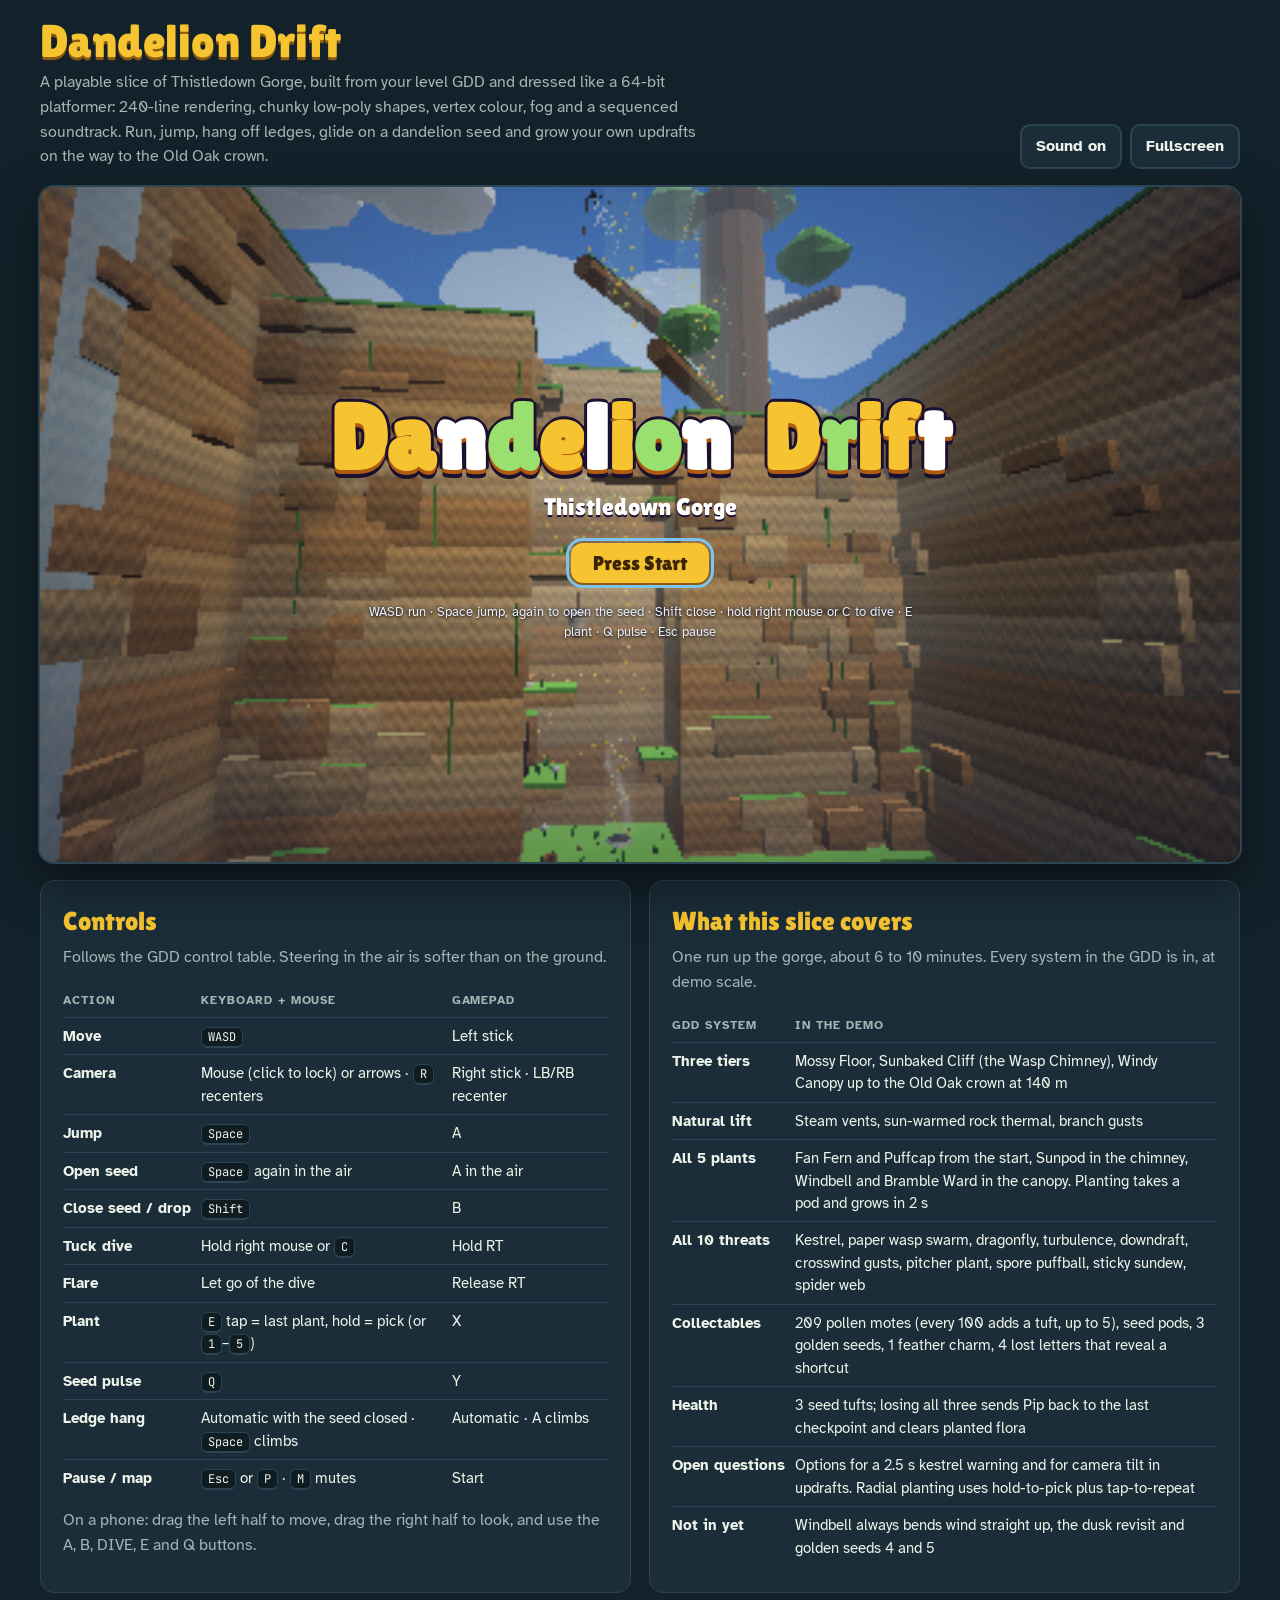
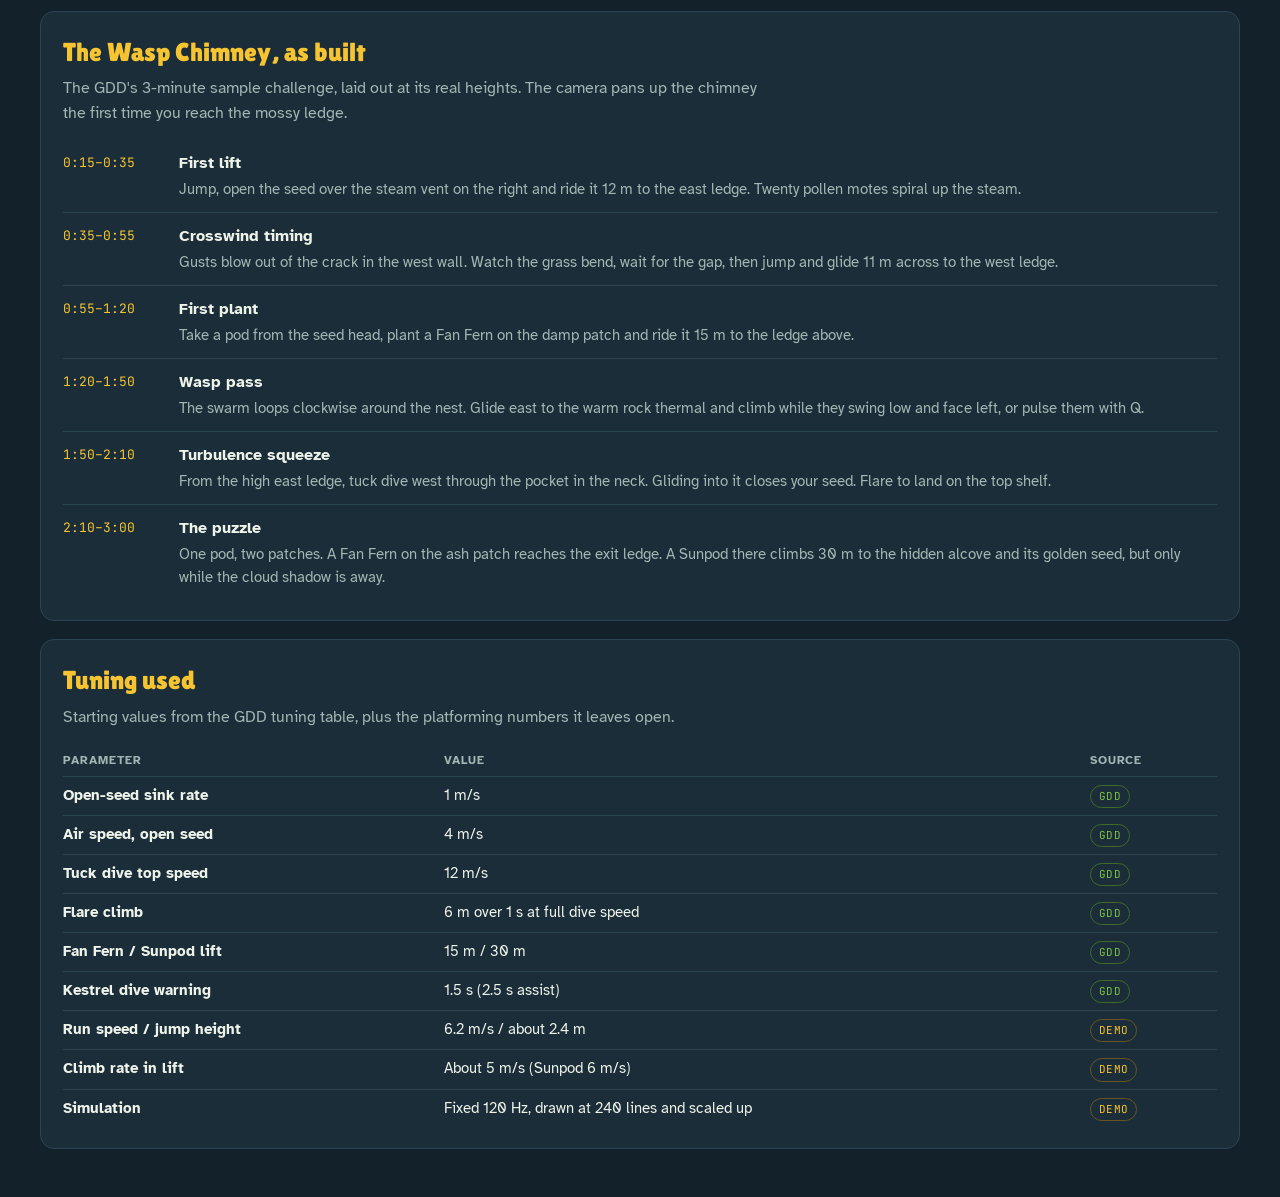
<file: src/index.html>
<!doctype html><html><head><meta charset=utf8><meta name=viewport content="width=device-width,initial-scale=1,viewport-fit=cover"><style>:root{color-scheme:light;box-sizing:border-box;padding-top:env(safe-area-inset-top,0px);padding-bottom:env(safe-area-inset-bottom,0px)}html{scroll-padding-top:env(safe-area-inset-top,0px)}body{margin:0;padding:0;font:14px -apple-system,BlinkMacSystemFont,sans-serif;background:#fff;color:#000}img{max-width:100%}[hidden]:not([hidden=until-found i]){display:none!important}</style></head><body>
<title>Dandelion Drift</title>
<meta name="claude:viewport-fit-sides" content="cover">
<link rel="preconnect" href="https://fonts.googleapis.com">
<link rel="stylesheet" href="https://fonts.googleapis.com/css2?family=Lilita+One&family=Atkinson+Hyperlegible:wght@400;700&family=JetBrains+Mono:wght@500&display=swap">
<link rel="stylesheet" href="css/game.css">

<div class="wrap">
  <header class="top">
    <div>
      <h1>Dandelion Drift</h1>
      <p>A playable slice of Thistledown Gorge, built from your level GDD and dressed like a 64-bit platformer: 240-line rendering, chunky low-poly shapes, vertex colour, fog and a sequenced soundtrack. Run, jump, hang off ledges, glide on a dandelion seed and grow your own updrafts on the way to the Old Oak crown.</p>
    </div>
    <div class="hbtns"><button class="btn" id="sndBtn" type="button" aria-pressed="true">Sound on</button><button class="btn" id="fsBtn" type="button">Fullscreen</button></div>
  </header>

  <div class="stage" id="stage" tabindex="0" aria-label="Game view">
    <canvas id="c"></canvas>
    <div id="touch" hidden>
      <div id="stickBase" hidden><div id="stickKnob"></div></div>
      <button id="pauseTouch" type="button">Pause</button>
      <div class="tbtns">
        <div class="tbtn sm" data-t="cam">CAM</div><div class="tbtn" data-t="q">Q</div><div class="tbtn" data-t="e">E</div>
        <div class="tbtn" data-t="b">B</div><div class="tbtn" data-t="dive">DIVE</div><div class="tbtn a" data-t="a">A</div>
      </div>
    </div>
    <div class="ol">
      <div id="spores"></div><div id="kwarn"></div><div id="flash"></div>
      <div id="hud" class="n64" hidden>
        <div class="tl" id="tufts"></div>
        <div class="tr">
          <div class="cnt"><i class="ico"></i><small>×</small><span id="pollenN">000</span></div>
          <div class="cnt"><i class="ico g"></i><small>×</small><span id="goldN">0</span></div>
        </div>
        <div class="bl"><div id="pods"></div><div id="pulse" class="ready"><span id="pulseN">Q</span></div></div>
        <div id="prompt"></div>
      </div>
      <div id="toast" class="n64"></div>
      <div id="banner" class="n64"></div>
      <div id="card" class="n64"></div>
      <div class="tbwrap"><div class="tb" id="textbox" hidden><span id="tbTitle"></span><p id="tbText"></p><i id="tbMore"></i></div></div>
    </div>
    <div id="radial" hidden></div>
    <div class="ov" id="title">
      <h2 class="logo" aria-label="Dandelion Drift"><span>D</span><span>a</span><span>n</span><span>d</span><span>e</span><span>l</span><span>i</span><span>o</span><span>n</span><span class="gap"></span><span>D</span><span>r</span><span>i</span><span>f</span><span>t</span></h2>
      <p class="sub">Thistledown Gorge</p>
      <button class="big" id="startBtn" type="button">Press Start</button>
      <p class="titlekeys">WASD run · Space jump, again to open the seed · Shift close · hold right mouse or C to dive · E plant · Q pulse · Esc pause</p>
    </div>
    <div class="ov" id="pauseOv" hidden>
      <div class="panel" role="dialog" aria-label="Paused">
        <h2>Paused</h2>
        <h3>Gorge map</h3>
        <table class="map" id="mapTable"></table>
        <p id="mapExtra" style="font-size:13px;color:#c8d4ff;margin:8px 0 0"></p>
        <h3>Options</h3>
        <div class="opts">
          <button class="opt" id="optAssist" type="button">Kestrel warning <em></em></button>
          <button class="opt" id="optTilt" type="button">Camera tilt in updrafts <em></em></button>
          <button class="opt" id="optSharp" type="button">Resolution <em></em></button>
          <button class="opt" id="optDither" type="button">Colour dither <em></em></button>
          <button class="opt" id="optMus" type="button">Music <em></em></button>
          <button class="opt" id="optSfx" type="button">Sound effects <em></em></button>
        </div>
        <div class="mbtns"><button class="big" id="resumeBtn" type="button">Resume</button><button class="big alt" id="cpBtn" type="button">Back to checkpoint</button><button class="big alt" id="quitBtn" type="button">Title screen</button></div>
      </div>
    </div>
    <div class="ov" id="clearOv" hidden>
      <div class="panel" role="dialog" aria-label="Course clear">
        <h2>Course clear!</h2>
        <p style="margin:0;color:#c8d4ff">Pip let go at the Old Oak crown. The seed drifts off to plant the next area's first flower.</p>
        <div class="stats" id="clearStats"></div>
        <div class="mbtns"><button class="big" id="againBtn" type="button">Play again</button><button class="big alt" id="roamBtn" type="button">Keep exploring</button></div>
      </div>
    </div>
    <div id="glErr" hidden><p>This browser could not start WebGL, which the game needs. Try another browser, or turn on hardware acceleration.</p></div>
    <div class="ol"><div id="iris"></div></div>
  </div>

  <div class="manual">
    <section class="sec">
      <h3>Controls</h3>
      <p class="lead">Follows the GDD control table. Steering in the air is softer than on the ground.</p>
      <div class="tscroll"><table class="kv">
        <tr><th>Action</th><th>Keyboard + mouse</th><th>Gamepad</th></tr>
        <tr><td>Move</td><td><kbd class="k">WASD</kbd></td><td>Left stick</td></tr>
        <tr><td>Camera</td><td>Mouse (click to lock) or arrows · <kbd class="k">R</kbd> recenters</td><td>Right stick · LB/RB recenter</td></tr>
        <tr><td>Jump</td><td><kbd class="k">Space</kbd></td><td>A</td></tr>
        <tr><td>Open seed</td><td><kbd class="k">Space</kbd> again in the air</td><td>A in the air</td></tr>
        <tr><td>Close seed / drop</td><td><kbd class="k">Shift</kbd></td><td>B</td></tr>
        <tr><td>Tuck dive</td><td>Hold right mouse or <kbd class="k">C</kbd></td><td>Hold RT</td></tr>
        <tr><td>Flare</td><td>Let go of the dive</td><td>Release RT</td></tr>
        <tr><td>Plant</td><td><kbd class="k">E</kbd> tap = last plant, hold = pick (or <kbd class="k">1</kbd>–<kbd class="k">5</kbd>)</td><td>X</td></tr>
        <tr><td>Seed pulse</td><td><kbd class="k">Q</kbd></td><td>Y</td></tr>
        <tr><td>Ledge hang</td><td>Automatic with the seed closed · <kbd class="k">Space</kbd> climbs</td><td>Automatic · A climbs</td></tr>
        <tr><td>Pause / map</td><td><kbd class="k">Esc</kbd> or <kbd class="k">P</kbd> · <kbd class="k">M</kbd> mutes</td><td>Start</td></tr>
      </table></div>
      <p class="lead" style="margin-top:12px">On a phone: drag the left half to move, drag the right half to look, and use the A, B, DIVE, E and Q buttons.</p>
    </section>

    <section class="sec">
      <h3>What this slice covers</h3>
      <p class="lead">One run up the gorge, about 6 to 10 minutes. Every system in the GDD is in, at demo scale.</p>
      <div class="tscroll"><table class="kv">
        <tr><th>GDD system</th><th>In the demo</th></tr>
        <tr><td>Three tiers</td><td>Mossy Floor, Sunbaked Cliff (the Wasp Chimney), Windy Canopy up to the Old Oak crown at 140 m</td></tr>
        <tr><td>Natural lift</td><td>Steam vents, sun-warmed rock thermal, branch gusts</td></tr>
        <tr><td>All 5 plants</td><td>Fan Fern and Puffcap from the start, Sunpod in the chimney, Windbell and Bramble Ward in the canopy. Planting takes a pod and grows in 2 s</td></tr>
        <tr><td>All 10 threats</td><td>Kestrel, paper wasp swarm, dragonfly, turbulence, downdraft, crosswind gusts, pitcher plant, spore puffball, sticky sundew, spider web</td></tr>
        <tr><td>Collectables</td><td><span id="moteCount">Pollen</span> motes (every 100 adds a tuft, up to 5), seed pods, 3 golden seeds, 1 feather charm, 4 lost letters that reveal a shortcut</td></tr>
        <tr><td>Health</td><td>3 seed tufts; losing all three sends Pip back to the last checkpoint and clears planted flora</td></tr>
        <tr><td>Open questions</td><td>Options for a 2.5 s kestrel warning and for camera tilt in updrafts. Radial planting uses hold-to-pick plus tap-to-repeat</td></tr>
        <tr><td>Not in yet</td><td>Windbell always bends wind straight up, the dusk revisit and golden seeds 4 and 5</td></tr>
      </table></div>
    </section>

    <section class="sec wide">
      <h3>The Wasp Chimney, as built</h3>
      <p class="lead">The GDD's 3-minute sample challenge, laid out at its real heights. The camera pans up the chimney the first time you reach the mossy ledge.</p>
      <ol class="walk">
        <li><time>0:15–0:35</time><div><b>First lift</b><p>Jump, open the seed over the steam vent on the right and ride it 12 m to the east ledge. Twenty pollen motes spiral up the steam.</p></div></li>
        <li><time>0:35–0:55</time><div><b>Crosswind timing</b><p>Gusts blow out of the crack in the west wall. Watch the grass bend, wait for the gap, then jump and glide 11 m across to the west ledge.</p></div></li>
        <li><time>0:55–1:20</time><div><b>First plant</b><p>Take a pod from the seed head, plant a Fan Fern on the damp patch and ride it 15 m to the ledge above.</p></div></li>
        <li><time>1:20–1:50</time><div><b>Wasp pass</b><p>The swarm loops clockwise around the nest. Glide east to the warm rock thermal and climb while they swing low and face left, or pulse them with Q.</p></div></li>
        <li><time>1:50–2:10</time><div><b>Turbulence squeeze</b><p>From the high east ledge, tuck dive west through the pocket in the neck. Gliding into it closes your seed. Flare to land on the top shelf.</p></div></li>
        <li><time>2:10–3:00</time><div><b>The puzzle</b><p>One pod, two patches. A Fan Fern on the ash patch reaches the exit ledge. A Sunpod there climbs 30 m to the hidden alcove and its golden seed, but only while the cloud shadow is away.</p></div></li>
      </ol>
    </section>

    <section class="sec wide">
      <h3>Tuning used</h3>
      <p class="lead">Starting values from the GDD tuning table, plus the platforming numbers it leaves open.</p>
      <div class="tscroll"><table class="kv">
        <tr><th>Parameter</th><th>Value</th><th>Source</th></tr>
        <tr><td>Open-seed sink rate</td><td>1 m/s</td><td><span class="pill y">GDD</span></td></tr>
        <tr><td>Air speed, open seed</td><td>4 m/s</td><td><span class="pill y">GDD</span></td></tr>
        <tr><td>Tuck dive top speed</td><td>12 m/s</td><td><span class="pill y">GDD</span></td></tr>
        <tr><td>Flare climb</td><td>6 m over 1 s at full dive speed</td><td><span class="pill y">GDD</span></td></tr>
        <tr><td>Fan Fern / Sunpod lift</td><td>15 m / 30 m</td><td><span class="pill y">GDD</span></td></tr>
        <tr><td>Kestrel dive warning</td><td>1.5 s (2.5 s assist)</td><td><span class="pill y">GDD</span></td></tr>
        <tr><td>Run speed / jump height</td><td>6.2 m/s / about 2.4 m</td><td><span class="pill p">Demo</span></td></tr>
        <tr><td>Climb rate in lift</td><td>About 5 m/s (Sunpod 6 m/s)</td><td><span class="pill p">Demo</span></td></tr>
        <tr><td>Simulation</td><td>Fixed 120 Hz, drawn at 240 lines and scaled up</td><td><span class="pill p">Demo</span></td></tr>
      </table></div>
    </section>
  </div>
</div>

<script src="js/engine.js"></script>
<script src="js/audio.js"></script>
<script src="js/level.js"></script>
<script src="js/models.js"></script>
<script src="js/game.js"></script>
<script src="js/render.js"></script>
<script src="js/ui.js"></script>

</body></html>
</file>
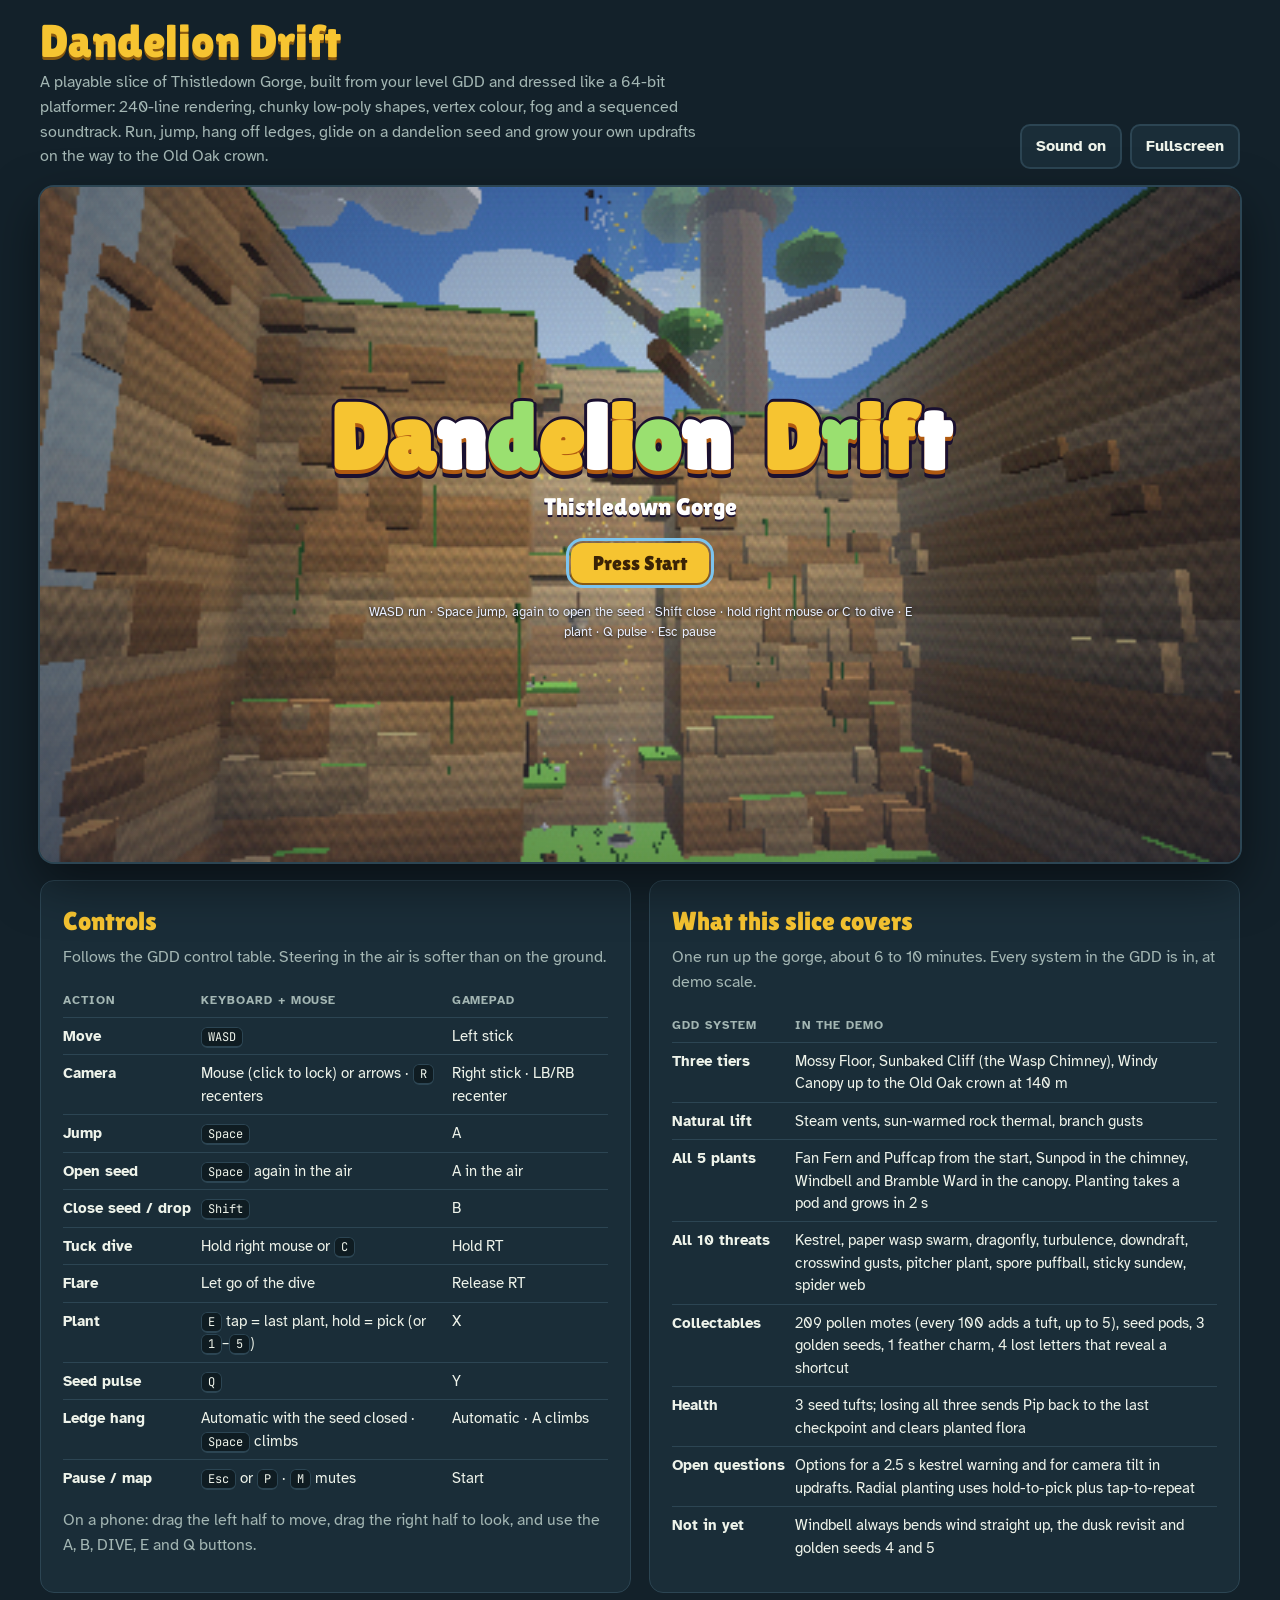
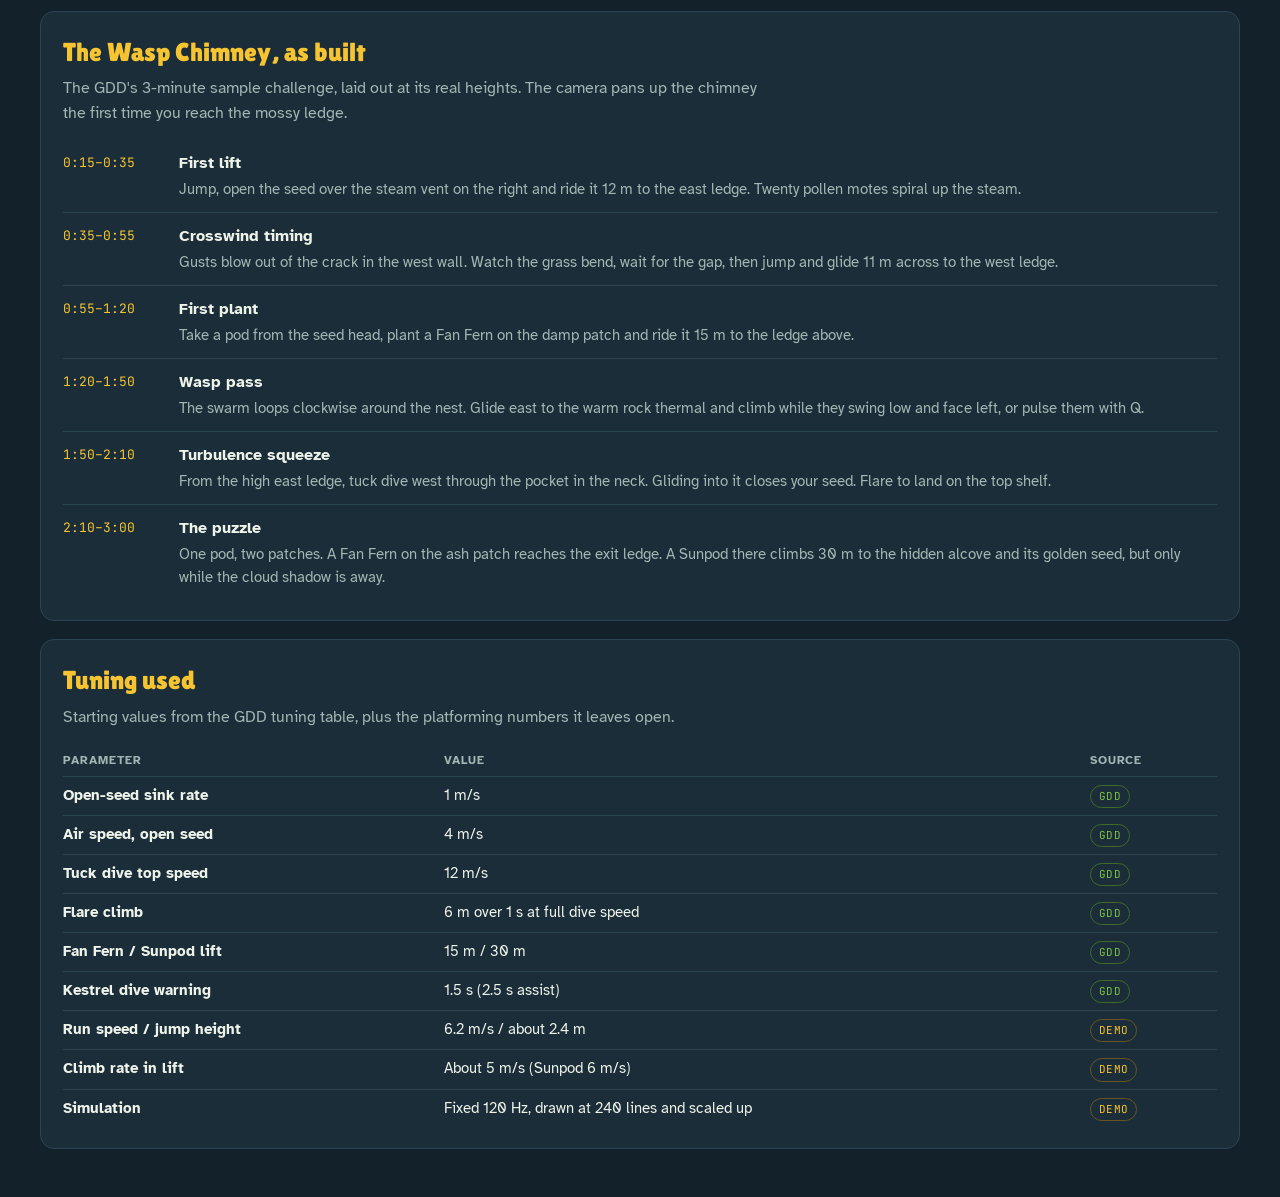
<file: Dandelion_Drift.html>
<!doctype html><html><head><meta charset=utf8><meta name=viewport content="width=device-width,initial-scale=1,viewport-fit=cover"><style>:root{color-scheme:light;box-sizing:border-box;padding-top:env(safe-area-inset-top,0px);padding-bottom:env(safe-area-inset-bottom,0px)}html{scroll-padding-top:env(safe-area-inset-top,0px)}body{margin:0;padding:0;font:14px -apple-system,BlinkMacSystemFont,sans-serif;background:#fff;color:#000}img{max-width:100%}[hidden]:not([hidden=until-found i]){display:none!important}</style></head><body>
<title>Dandelion Drift</title>
<meta name="claude:viewport-fit-sides" content="cover">
<link rel="preconnect" href="https://fonts.googleapis.com">
<link rel="stylesheet" href="https://fonts.googleapis.com/css2?family=Lilita+One&family=Atkinson+Hyperlegible:wght@400;700&family=JetBrains+Mono:wght@500&display=swap">
<style>
/* Layout: one cartridge-style game stage (16:9, 240-line render scaled up) above a two-column field manual that stacks on phones. Single dusk-gorge look on purpose. */
:root{
  --bg:#13212a; --panel:#1a2d38; --line:#2c4553; --fg:#eef3ea; --muted:#a3b6b3;
  --sun:#f6c431; --sunD:#8a5a10; --leaf:#7cc246; --sky:#7cc4ee; --berry:#e5604f; --navy:#16225a;
  --display:"Lilita One","Arial Rounded MT Bold","Trebuchet MS",sans-serif;
  --body:"Atkinson Hyperlegible",system-ui,-apple-system,"Segoe UI",sans-serif;
  --mono:"JetBrains Mono",ui-monospace,Menlo,monospace;
  color-scheme:dark;
}
*{box-sizing:border-box}
[hidden]{display:none!important}
body{background:var(--bg);color:var(--fg);font-family:var(--body);font-size:16px;line-height:1.55;
  padding-left:max(16px,env(safe-area-inset-left,0px));padding-right:max(16px,env(safe-area-inset-right,0px));padding-block:18px 48px}
.wrap{max-width:1200px;margin:0 auto;display:flex;flex-direction:column;gap:18px}
header.top{display:flex;flex-wrap:wrap;align-items:flex-end;justify-content:space-between;gap:12px}
header.top h1{font-family:var(--display);font-weight:400;font-size:clamp(30px,5vw,46px);line-height:1;margin:0;color:var(--sun);text-shadow:0 3px 0 var(--sunD);text-wrap:balance}
header.top p{margin:6px 0 0;color:var(--muted);max-width:66ch}
.hbtns{display:flex;gap:8px;flex-wrap:wrap}
.btn{font:inherit;font-weight:700;border:2px solid var(--line);background:var(--panel);color:var(--fg);padding:8px 14px;border-radius:10px;cursor:pointer}
.btn:hover{border-color:var(--sun)}
button:focus-visible,.stage:focus-visible{outline:3px solid var(--sky);outline-offset:2px}

/* ---------- stage ---------- */
.stage{position:relative;width:100%;aspect-ratio:16/9;max-height:calc(100vh - 120px);min-height:340px;max-width:100%;border-radius:14px;overflow:hidden;background:#000;
  box-shadow:0 0 0 2px var(--line),0 20px 50px rgba(0,0,0,.5);user-select:none;-webkit-user-select:none;touch-action:none}
.stage:fullscreen{max-height:none;border-radius:0}
canvas#c{display:block;width:100%;height:100%}
.ol{position:absolute;inset:0;pointer-events:none}
.n64{font-family:var(--display);color:#fff;letter-spacing:.5px;
  text-shadow:2px 2px 0 #1a1030,-2px 2px 0 #1a1030,2px -2px 0 #1a1030,-2px -2px 0 #1a1030,0 3px 0 #1a1030,0 4px 6px rgba(0,0,0,.4)}
#hud .tl{position:absolute;left:16px;top:12px;display:flex;gap:2px}
#tufts svg{width:34px;height:34px;filter:drop-shadow(0 2px 0 rgba(20,10,40,.7));transition:transform .2s,opacity .2s}
#tufts svg.off{opacity:.25;transform:scale(.78)}
#hud .tr{position:absolute;right:16px;top:10px;display:flex;flex-direction:column;align-items:flex-end;gap:2px}
.cnt{display:flex;align-items:center;gap:6px;font-size:30px;line-height:1;font-variant-numeric:tabular-nums}
.cnt small{font-size:20px;color:var(--sun)}
.cnt .ico{width:26px;height:26px;border-radius:50%;background:radial-gradient(circle at 35% 35%,#fff6c0,#f6c431 50%,#a56a0a);box-shadow:0 0 0 2px #1a1030}
.cnt .ico.g{width:22px;height:30px;border-radius:50% 50% 46% 46%;background:radial-gradient(circle at 35% 30%,#fffbe0,#f5c430 45%,#b07810)}
#hud .bl{position:absolute;left:16px;bottom:14px;display:flex;gap:10px;align-items:flex-end}
#pods{display:flex;gap:2px}
#pods i{width:28px;height:28px;opacity:.28;display:block;filter:drop-shadow(0 2px 0 rgba(20,10,40,.6))}
#pods i.on{opacity:1}
#pods svg{width:100%;height:100%}
#pulse{width:38px;height:38px;border-radius:50%;display:grid;place-items:center;font-size:18px;background:rgba(20,30,70,.55);box-shadow:0 0 0 3px rgba(255,255,255,.35)}
#pulse.ready{background:rgba(124,196,238,.55);box-shadow:0 0 0 3px #fff}
#prompt{position:absolute;left:50%;bottom:16px;transform:translateX(-50%);font-family:var(--body);font-weight:700;font-size:16px;background:rgba(18,26,72,.78);border:2px solid rgba(255,255,255,.8);padding:6px 14px 6px 8px;border-radius:999px;opacity:0;transition:opacity .2s;white-space:nowrap;text-shadow:none;color:#fff}
#prompt.on{opacity:1}
#prompt kbd,.tb kbd{font-family:var(--display);font-size:15px;display:inline-grid;place-items:center;min-width:26px;height:26px;padding:0 6px;margin-right:8px;border-radius:7px;background:#4a8ae0;color:#fff;box-shadow:0 2px 0 #1a3a80}
#toast,#banner,#card{position:absolute;left:50%;transform:translate(-50%,-50%);text-align:center;opacity:0;transition:opacity .35s,transform .35s;white-space:nowrap}
#toast{top:24%;font-size:clamp(20px,3vw,30px)}
#toast span,#banner span{display:block;font-family:var(--body);font-weight:700;font-size:14px;letter-spacing:.06em;text-shadow:0 1px 3px #000}
#toast.on,#banner.on{opacity:1}
#banner{top:36%;font-size:clamp(30px,6vw,60px);color:var(--sun);transform:translate(-50%,-50%) scale(.7)}
#banner.on{transform:translate(-50%,-50%) scale(1)}
#card{top:44%;font-size:clamp(30px,6vw,64px)}
#card span{display:block;font-size:clamp(13px,1.8vw,18px);color:var(--sun);letter-spacing:.14em;text-transform:uppercase}
#card.on{animation:cardIn 3.2s forwards}
@keyframes cardIn{0%{opacity:0;transform:translate(-50%,-30%)}12%{opacity:1;transform:translate(-50%,-50%)}80%{opacity:1}100%{opacity:0}}
#kwarn{position:absolute;inset:0;box-shadow:inset 0 0 120px 30px rgba(229,96,79,.7);opacity:0;transition:opacity .2s}
#kwarn.on{opacity:1;animation:pulse .3s infinite alternate}
@keyframes pulse{from{opacity:.35}to{opacity:1}}
#flash{position:absolute;inset:0;background:rgba(255,80,60,.35);opacity:0}
#flash.on{opacity:1}
#spores{position:absolute;inset:0;background:radial-gradient(circle at 50% 55%,rgba(150,180,80,.25),rgba(110,140,50,.85));opacity:0;transition:opacity .6s}
#spores.on{opacity:1}
#iris{position:absolute;left:50%;top:50%;width:160vmax;height:160vmax;margin:-80vmax 0 0 -80vmax;border-radius:50%;box-shadow:0 0 0 200vmax #000;transition:width .5s ease-in,height .5s ease-in,margin .5s ease-in;pointer-events:none}
#iris.closed{width:0;height:0;margin:0}
/* text box */
.tbwrap{position:absolute;left:0;right:0;bottom:16px;display:flex;justify-content:center;padding:0 16px;pointer-events:none}
.tb{position:relative;width:100%;max-width:640px;background:rgba(18,26,82,.88);border:3px solid #fff;border-radius:16px;padding:16px 22px 18px;color:#fff;box-shadow:0 0 0 3px #1a1030,0 10px 30px rgba(0,0,0,.4)}
#tbTitle{position:absolute;top:-16px;left:18px;font-family:var(--display);font-size:17px;background:var(--sun);color:#3a2306;padding:2px 12px;border-radius:999px;box-shadow:0 0 0 3px #1a1030}
#tbText{font-size:17px;min-height:3.2em;margin:0}
#tbMore{position:absolute;right:16px;bottom:8px;width:0;height:0;border-left:8px solid transparent;border-right:8px solid transparent;border-top:11px solid var(--sun);opacity:0}
#tbMore.on{opacity:1;animation:bob .5s infinite alternate}
@keyframes bob{to{transform:translateY(4px)}}
/* radial */
#radial{position:absolute;left:50%;top:50%;width:min(380px,86%);aspect-ratio:1;transform:translate(-50%,-50%);border-radius:50%;background:radial-gradient(circle,rgba(18,26,82,.75) 30%,rgba(18,26,82,.55) 70%,transparent 71%);pointer-events:auto}
.rcenter{position:absolute;left:50%;top:50%;transform:translate(-50%,-50%);text-align:center;width:46%;color:#fff}
.rcenter b{display:block;font-family:var(--display);font-weight:400;font-size:22px;color:var(--sun);text-shadow:0 2px 0 #1a1030}
.rcenter span{display:block;font-size:13px;font-weight:700}
.rcenter small{display:block;font-size:11px;color:#c8d4ff;margin-top:4px}
.rslot{position:absolute;transform:translate(-50%,-50%);display:flex;flex-direction:column;align-items:center;gap:2px;color:#fff;font-weight:700;font-size:12px;text-align:center;width:84px}
.rslot b{font-weight:700;line-height:1.1}
.rslot kbd{font-family:var(--mono);font-size:10px;opacity:.7}
.pi{width:46px;height:46px;border-radius:50%;box-shadow:0 0 0 3px #fff,0 3px 0 3px #1a1030;display:block}
.pi-fern{background:radial-gradient(circle at 40% 35%,#9ae070,#3f9a34)}
.pi-sunpod{background:radial-gradient(circle at 50% 25%,#ffd060 18%,#5a3a60 22%,#241628)}
.pi-puffcap{background:radial-gradient(circle at 40% 30%,#c0a8ff,#7a5ac8 60%)}
.pi-windbell{background:radial-gradient(circle at 50% 60%,#ffe060 12%,#7a9af0 16%,#4a6ad0)}
.pi-bramble{background:radial-gradient(circle at 40% 35%,#a05068,#4a1a2a)}
.rslot.sel .pi{box-shadow:0 0 0 4px var(--sun),0 0 18px 6px rgba(246,196,49,.6)}
.rslot.sel{transform:translate(-50%,-50%) scale(1.12)}
.rslot.locked .pi{background:#444;filter:grayscale(1)}
/* overlays */
.ov{position:absolute;inset:0;display:flex;align-items:center;justify-content:center;padding:14px;pointer-events:auto;background:linear-gradient(180deg,rgba(10,16,40,.35),rgba(10,16,40,.75))}
.panel{width:100%;max-width:640px;max-height:100%;overflow:auto;background:rgba(18,26,82,.92);border:3px solid #fff;border-radius:18px;padding:18px 22px;color:#fff;box-shadow:0 0 0 3px #1a1030}
.panel h2{font-family:var(--display);font-weight:400;font-size:clamp(28px,4vw,42px);margin:0 0 8px;color:var(--sun);line-height:1;text-shadow:0 3px 0 #1a1030}
.panel h3{font-family:var(--display);font-weight:400;font-size:18px;margin:12px 0 6px;color:#c8d4ff;letter-spacing:.04em}
.mbtns{display:flex;flex-wrap:wrap;gap:8px;margin-top:14px}
.big{font-family:var(--display);font-size:20px;border:none;border-radius:12px;padding:9px 22px;background:var(--sun);color:#3a2306;cursor:pointer;box-shadow:0 4px 0 var(--sunD)}
.big.alt{background:#c8d4ff;color:#16225a;box-shadow:0 4px 0 #5a6ab0}
.big:active{transform:translateY(2px);box-shadow:0 2px 0 var(--sunD)}
table.map{width:100%;border-collapse:collapse;font-size:14px;font-variant-numeric:tabular-nums}
table.map th,table.map td{padding:6px 8px;border-bottom:1px solid rgba(255,255,255,.18);text-align:left}
table.map th{font-weight:700;color:#c8d4ff}
.gs{display:inline-block;width:14px;height:18px;border-radius:50%;border:2px solid rgba(255,255,255,.5);margin-right:4px;vertical-align:middle}
.gs.seen{border-color:#ffe08a;background:rgba(246,196,49,.25)}
.gs.got{background:radial-gradient(circle at 35% 30%,#fffbe0,#f5c430 50%,#b07810);border-color:#fff}
.opts{display:grid;grid-template-columns:repeat(auto-fit,minmax(170px,1fr));gap:8px}
.opt{display:flex;justify-content:space-between;gap:8px;align-items:center;font:inherit;font-size:14px;font-weight:700;color:#fff;background:rgba(255,255,255,.08);border:2px solid rgba(255,255,255,.3);border-radius:10px;padding:8px 10px;cursor:pointer;text-align:left}
.opt em{font-style:normal;font-family:var(--mono);font-size:12px;color:var(--sun)}
.opt[aria-pressed="false"] em{color:#c8d4ff}
#title{background:radial-gradient(ellipse at 50% 40%,rgba(10,16,40,.05),rgba(10,16,40,.6));flex-direction:column;gap:6px;text-align:center}
.logo{font-family:var(--display);font-size:clamp(40px,9vw,92px);line-height:.95;margin:0}
.logo span{display:inline-block;animation:wob 2.4s ease-in-out infinite;color:var(--sun);-webkit-text-stroke:0;text-shadow:0 4px 0 #b05a10,0 8px 0 #1a1030,3px 0 0 #1a1030,-3px 0 0 #1a1030,0 -3px 0 #1a1030}
.logo span:nth-child(3n){color:#fff}.logo span:nth-child(4n){color:#9ae070}
@keyframes wob{0%,100%{transform:translateY(0) rotate(-2deg)}50%{transform:translateY(-8px) rotate(2deg)}}
.logo .gap{width:.35em}
.sub{font-family:var(--display);font-size:clamp(16px,2.4vw,24px);color:#fff;text-shadow:0 2px 0 #1a1030;margin:0 0 12px}
.press{font-family:var(--display);font-size:clamp(18px,2.6vw,26px);animation:blink 1s steps(2) infinite}
@keyframes blink{50%{opacity:.25}}
.titlekeys{font-size:13px;color:#e8eeff;text-shadow:0 1px 3px #000;max-width:560px}
.stats{display:grid;grid-template-columns:1fr auto;gap:6px 18px;font-size:16px;font-variant-numeric:tabular-nums;margin:10px 0}
.stats b{text-align:right;font-family:var(--display);font-weight:400;font-size:20px;color:var(--sun)}
/* touch */
#touch{position:absolute;inset:0;pointer-events:auto;touch-action:none}
#stickBase{position:absolute;width:108px;height:108px;margin:-54px 0 0 -54px;border-radius:50%;background:rgba(255,255,255,.12);box-shadow:0 0 0 3px rgba(255,255,255,.5)}
#stickKnob{position:absolute;left:50%;top:50%;width:48px;height:48px;margin:-24px 0 0 -24px;border-radius:50%;background:rgba(255,255,255,.55);box-shadow:0 2px 0 rgba(0,0,0,.3)}
.tbtns{position:absolute;right:max(12px,env(safe-area-inset-right,0px));bottom:12px;display:grid;grid-template-columns:repeat(3,auto);gap:8px;align-items:end}
.tbtn{font-family:var(--display);color:#fff;border:3px solid rgba(255,255,255,.8);border-radius:50%;width:56px;height:56px;display:grid;place-items:center;font-size:17px;background:rgba(30,40,100,.45);text-shadow:0 2px 0 #1a1030;touch-action:none;-webkit-tap-highlight-color:transparent}
.tbtn.a{width:72px;height:72px;font-size:24px;background:rgba(74,138,224,.6)}
.tbtn.sm{width:46px;height:46px;font-size:12px}
.tbtn.down{background:rgba(246,196,49,.7)}
#pauseTouch{position:absolute;left:50%;top:8px;transform:translateX(-50%);font-family:var(--display);font-size:14px;background:rgba(18,26,82,.6);color:#fff;border:2px solid rgba(255,255,255,.6);border-radius:999px;padding:3px 14px}
#touch:not([hidden]) ~ .ol #prompt{bottom:110px}
#glErr{position:absolute;inset:0;display:grid;place-items:center;padding:20px;text-align:center;color:#fff;background:#13212a}

/* ---------- field manual ---------- */
.manual{display:grid;grid-template-columns:minmax(0,1fr) minmax(0,1fr);gap:18px}
.sec{background:var(--panel);border:1px solid var(--line);border-radius:14px;padding:20px 22px;min-width:0}
.sec.wide{grid-column:1/-1}
.sec h3{font-family:var(--display);font-weight:400;font-size:26px;margin:0 0 4px;color:var(--sun)}
.sec .lead{color:var(--muted);margin:0 0 14px;max-width:70ch}
.tscroll{overflow-x:auto}
table.kv{width:100%;border-collapse:collapse;font-size:14.5px}
table.kv th,table.kv td{padding:7px 10px 7px 0;border-top:1px solid var(--line);text-align:left;vertical-align:top}
table.kv th{font-size:12px;letter-spacing:.08em;text-transform:uppercase;color:var(--muted);font-weight:700;border-top:none}
table.kv td:first-child{white-space:nowrap;font-weight:700}
kbd.k{font-family:var(--mono);font-size:12px;background:#0f1c22;border:1px solid var(--line);border-bottom-width:2px;border-radius:6px;padding:1px 6px;color:var(--fg);white-space:nowrap}
.pill{display:inline-block;font-family:var(--mono);font-size:11px;letter-spacing:.04em;text-transform:uppercase;padding:2px 8px;border-radius:999px;border:1px solid var(--line)}
.pill.y{color:var(--leaf);border-color:#3f6a2a}
.pill.p{color:var(--sun);border-color:#6a5420}
.walk{list-style:none;margin:0;padding:0}
.walk li{display:grid;grid-template-columns:100px minmax(0,1fr);gap:16px;padding:11px 0;border-top:1px solid var(--line)}
.walk li:first-child{border-top:none}
.walk time{font-family:var(--mono);font-size:13px;color:var(--sun);padding-top:2px}
.walk b{display:block}
.walk p{margin:2px 0 0;color:var(--muted);font-size:15px}
a{color:var(--sky)}
@media (max-width:760px){
  .stage{aspect-ratio:3/4;max-height:calc(100vh - 90px)}
  .manual{grid-template-columns:minmax(0,1fr)}
  .walk li{grid-template-columns:minmax(0,1fr);gap:2px}
  #tufts svg{width:26px;height:26px}
  .cnt{font-size:22px}
  .tb{padding:14px 16px}#tbText{font-size:15px}
}
@media (prefers-reduced-motion:reduce){*{animation:none!important;transition:none!important}}
</style>

<div class="wrap">
  <header class="top">
    <div>
      <h1>Dandelion Drift</h1>
      <p>A playable slice of Thistledown Gorge, built from your level GDD and dressed like a 64-bit platformer: 240-line rendering, chunky low-poly shapes, vertex colour, fog and a sequenced soundtrack. Run, jump, hang off ledges, glide on a dandelion seed and grow your own updrafts on the way to the Old Oak crown.</p>
    </div>
    <div class="hbtns"><button class="btn" id="sndBtn" type="button" aria-pressed="true">Sound on</button><button class="btn" id="fsBtn" type="button">Fullscreen</button></div>
  </header>

  <div class="stage" id="stage" tabindex="0" aria-label="Game view">
    <canvas id="c"></canvas>
    <div id="touch" hidden>
      <div id="stickBase" hidden><div id="stickKnob"></div></div>
      <button id="pauseTouch" type="button">Pause</button>
      <div class="tbtns">
        <div class="tbtn sm" data-t="cam">CAM</div><div class="tbtn" data-t="q">Q</div><div class="tbtn" data-t="e">E</div>
        <div class="tbtn" data-t="b">B</div><div class="tbtn" data-t="dive">DIVE</div><div class="tbtn a" data-t="a">A</div>
      </div>
    </div>
    <div class="ol">
      <div id="spores"></div><div id="kwarn"></div><div id="flash"></div>
      <div id="hud" class="n64" hidden>
        <div class="tl" id="tufts"></div>
        <div class="tr">
          <div class="cnt"><i class="ico"></i><small>×</small><span id="pollenN">000</span></div>
          <div class="cnt"><i class="ico g"></i><small>×</small><span id="goldN">0</span></div>
        </div>
        <div class="bl"><div id="pods"></div><div id="pulse" class="ready"><span id="pulseN">Q</span></div></div>
        <div id="prompt"></div>
      </div>
      <div id="toast" class="n64"></div>
      <div id="banner" class="n64"></div>
      <div id="card" class="n64"></div>
      <div class="tbwrap"><div class="tb" id="textbox" hidden><span id="tbTitle"></span><p id="tbText"></p><i id="tbMore"></i></div></div>
    </div>
    <div id="radial" hidden></div>
    <div class="ov" id="title">
      <h2 class="logo" aria-label="Dandelion Drift"><span>D</span><span>a</span><span>n</span><span>d</span><span>e</span><span>l</span><span>i</span><span>o</span><span>n</span><span class="gap"></span><span>D</span><span>r</span><span>i</span><span>f</span><span>t</span></h2>
      <p class="sub">Thistledown Gorge</p>
      <button class="big" id="startBtn" type="button">Press Start</button>
      <p class="titlekeys">WASD run · Space jump, again to open the seed · Shift close · hold right mouse or C to dive · E plant · Q pulse · Esc pause</p>
    </div>
    <div class="ov" id="pauseOv" hidden>
      <div class="panel" role="dialog" aria-label="Paused">
        <h2>Paused</h2>
        <h3>Gorge map</h3>
        <table class="map" id="mapTable"></table>
        <p id="mapExtra" style="font-size:13px;color:#c8d4ff;margin:8px 0 0"></p>
        <h3>Options</h3>
        <div class="opts">
          <button class="opt" id="optAssist" type="button">Kestrel warning <em></em></button>
          <button class="opt" id="optTilt" type="button">Camera tilt in updrafts <em></em></button>
          <button class="opt" id="optSharp" type="button">Resolution <em></em></button>
          <button class="opt" id="optDither" type="button">Colour dither <em></em></button>
          <button class="opt" id="optMus" type="button">Music <em></em></button>
          <button class="opt" id="optSfx" type="button">Sound effects <em></em></button>
        </div>
        <div class="mbtns"><button class="big" id="resumeBtn" type="button">Resume</button><button class="big alt" id="cpBtn" type="button">Back to checkpoint</button><button class="big alt" id="quitBtn" type="button">Title screen</button></div>
      </div>
    </div>
    <div class="ov" id="clearOv" hidden>
      <div class="panel" role="dialog" aria-label="Course clear">
        <h2>Course clear!</h2>
        <p style="margin:0;color:#c8d4ff">Pip let go at the Old Oak crown. The seed drifts off to plant the next area's first flower.</p>
        <div class="stats" id="clearStats"></div>
        <div class="mbtns"><button class="big" id="againBtn" type="button">Play again</button><button class="big alt" id="roamBtn" type="button">Keep exploring</button></div>
      </div>
    </div>
    <div id="glErr" hidden><p>This browser could not start WebGL, which the game needs. Try another browser, or turn on hardware acceleration.</p></div>
    <div class="ol"><div id="iris"></div></div>
  </div>

  <div class="manual">
    <section class="sec">
      <h3>Controls</h3>
      <p class="lead">Follows the GDD control table. Steering in the air is softer than on the ground.</p>
      <div class="tscroll"><table class="kv">
        <tr><th>Action</th><th>Keyboard + mouse</th><th>Gamepad</th></tr>
        <tr><td>Move</td><td><kbd class="k">WASD</kbd></td><td>Left stick</td></tr>
        <tr><td>Camera</td><td>Mouse (click to lock) or arrows · <kbd class="k">R</kbd> recenters</td><td>Right stick · LB/RB recenter</td></tr>
        <tr><td>Jump</td><td><kbd class="k">Space</kbd></td><td>A</td></tr>
        <tr><td>Open seed</td><td><kbd class="k">Space</kbd> again in the air</td><td>A in the air</td></tr>
        <tr><td>Close seed / drop</td><td><kbd class="k">Shift</kbd></td><td>B</td></tr>
        <tr><td>Tuck dive</td><td>Hold right mouse or <kbd class="k">C</kbd></td><td>Hold RT</td></tr>
        <tr><td>Flare</td><td>Let go of the dive</td><td>Release RT</td></tr>
        <tr><td>Plant</td><td><kbd class="k">E</kbd> tap = last plant, hold = pick (or <kbd class="k">1</kbd>–<kbd class="k">5</kbd>)</td><td>X</td></tr>
        <tr><td>Seed pulse</td><td><kbd class="k">Q</kbd></td><td>Y</td></tr>
        <tr><td>Ledge hang</td><td>Automatic with the seed closed · <kbd class="k">Space</kbd> climbs</td><td>Automatic · A climbs</td></tr>
        <tr><td>Pause / map</td><td><kbd class="k">Esc</kbd> or <kbd class="k">P</kbd> · <kbd class="k">M</kbd> mutes</td><td>Start</td></tr>
      </table></div>
      <p class="lead" style="margin-top:12px">On a phone: drag the left half to move, drag the right half to look, and use the A, B, DIVE, E and Q buttons.</p>
    </section>

    <section class="sec">
      <h3>What this slice covers</h3>
      <p class="lead">One run up the gorge, about 6 to 10 minutes. Every system in the GDD is in, at demo scale.</p>
      <div class="tscroll"><table class="kv">
        <tr><th>GDD system</th><th>In the demo</th></tr>
        <tr><td>Three tiers</td><td>Mossy Floor, Sunbaked Cliff (the Wasp Chimney), Windy Canopy up to the Old Oak crown at 140 m</td></tr>
        <tr><td>Natural lift</td><td>Steam vents, sun-warmed rock thermal, branch gusts</td></tr>
        <tr><td>All 5 plants</td><td>Fan Fern and Puffcap from the start, Sunpod in the chimney, Windbell and Bramble Ward in the canopy. Planting takes a pod and grows in 2 s</td></tr>
        <tr><td>All 10 threats</td><td>Kestrel, paper wasp swarm, dragonfly, turbulence, downdraft, crosswind gusts, pitcher plant, spore puffball, sticky sundew, spider web</td></tr>
        <tr><td>Collectables</td><td><span id="moteCount">Pollen</span> motes (every 100 adds a tuft, up to 5), seed pods, 3 golden seeds, 1 feather charm, 4 lost letters that reveal a shortcut</td></tr>
        <tr><td>Health</td><td>3 seed tufts; losing all three sends Pip back to the last checkpoint and clears planted flora</td></tr>
        <tr><td>Open questions</td><td>Options for a 2.5 s kestrel warning and for camera tilt in updrafts. Radial planting uses hold-to-pick plus tap-to-repeat</td></tr>
        <tr><td>Not in yet</td><td>Windbell always bends wind straight up, the dusk revisit and golden seeds 4 and 5</td></tr>
      </table></div>
    </section>

    <section class="sec wide">
      <h3>The Wasp Chimney, as built</h3>
      <p class="lead">The GDD's 3-minute sample challenge, laid out at its real heights. The camera pans up the chimney the first time you reach the mossy ledge.</p>
      <ol class="walk">
        <li><time>0:15–0:35</time><div><b>First lift</b><p>Jump, open the seed over the steam vent on the right and ride it 12 m to the east ledge. Twenty pollen motes spiral up the steam.</p></div></li>
        <li><time>0:35–0:55</time><div><b>Crosswind timing</b><p>Gusts blow out of the crack in the west wall. Watch the grass bend, wait for the gap, then jump and glide 11 m across to the west ledge.</p></div></li>
        <li><time>0:55–1:20</time><div><b>First plant</b><p>Take a pod from the seed head, plant a Fan Fern on the damp patch and ride it 15 m to the ledge above.</p></div></li>
        <li><time>1:20–1:50</time><div><b>Wasp pass</b><p>The swarm loops clockwise around the nest. Glide east to the warm rock thermal and climb while they swing low and face left, or pulse them with Q.</p></div></li>
        <li><time>1:50–2:10</time><div><b>Turbulence squeeze</b><p>From the high east ledge, tuck dive west through the pocket in the neck. Gliding into it closes your seed. Flare to land on the top shelf.</p></div></li>
        <li><time>2:10–3:00</time><div><b>The puzzle</b><p>One pod, two patches. A Fan Fern on the ash patch reaches the exit ledge. A Sunpod there climbs 30 m to the hidden alcove and its golden seed, but only while the cloud shadow is away.</p></div></li>
      </ol>
    </section>

    <section class="sec wide">
      <h3>Tuning used</h3>
      <p class="lead">Starting values from the GDD tuning table, plus the platforming numbers it leaves open.</p>
      <div class="tscroll"><table class="kv">
        <tr><th>Parameter</th><th>Value</th><th>Source</th></tr>
        <tr><td>Open-seed sink rate</td><td>1 m/s</td><td><span class="pill y">GDD</span></td></tr>
        <tr><td>Air speed, open seed</td><td>4 m/s</td><td><span class="pill y">GDD</span></td></tr>
        <tr><td>Tuck dive top speed</td><td>12 m/s</td><td><span class="pill y">GDD</span></td></tr>
        <tr><td>Flare climb</td><td>6 m over 1 s at full dive speed</td><td><span class="pill y">GDD</span></td></tr>
        <tr><td>Fan Fern / Sunpod lift</td><td>15 m / 30 m</td><td><span class="pill y">GDD</span></td></tr>
        <tr><td>Kestrel dive warning</td><td>1.5 s (2.5 s assist)</td><td><span class="pill y">GDD</span></td></tr>
        <tr><td>Run speed / jump height</td><td>6.2 m/s / about 2.4 m</td><td><span class="pill p">Demo</span></td></tr>
        <tr><td>Climb rate in lift</td><td>About 5 m/s (Sunpod 6 m/s)</td><td><span class="pill p">Demo</span></td></tr>
        <tr><td>Simulation</td><td>Fixed 120 Hz, drawn at 240 lines and scaled up</td><td><span class="pill p">Demo</span></td></tr>
      </table></div>
    </section>
  </div>
</div>

<script>
(() => {
'use strict';
/* ===================== ENGINE: math, WebGL renderer, mesh builder ===================== */
const clamp = (v, a, b) => v < a ? a : v > b ? b : v;
const lerp = (a, b, t) => a + (b - a) * t;
const smooth = (a, b, x) => { const t = clamp((x - a) / (b - a), 0, 1); return t * t * (3 - 2 * t); };
const wrapA = a => Math.atan2(Math.sin(a), Math.cos(a));
let _seed = 1234567;
const rnd = () => { _seed = _seed + 0x6D2B79F5 | 0; let t = Math.imul(_seed ^ _seed >>> 15, 1 | _seed); t = t + Math.imul(t ^ t >>> 7, 61 | t) ^ t; return ((t ^ t >>> 14) >>> 0) / 4294967296; };
const rr = (a, b) => a + (b - a) * rnd();
const rf = (a, b) => a + (b - a) * Math.random();

class V3 {
  constructor(x = 0, y = 0, z = 0) { this.x = x; this.y = y; this.z = z; }
  set(x, y, z) { this.x = x; this.y = y; this.z = z; return this; }
  copy(v) { this.x = v.x; this.y = v.y; this.z = v.z; return this; }
  clone() { return new V3(this.x, this.y, this.z); }
  add(v) { this.x += v.x; this.y += v.y; this.z += v.z; return this; }
  sub(v) { this.x -= v.x; this.y -= v.y; this.z -= v.z; return this; }
  addS(v, s) { this.x += v.x * s; this.y += v.y * s; this.z += v.z * s; return this; }
  scale(s) { this.x *= s; this.y *= s; this.z *= s; return this; }
  len() { return Math.hypot(this.x, this.y, this.z); }
  lenXZ() { return Math.hypot(this.x, this.z); }
  dist(v) { return Math.hypot(this.x - v.x, this.y - v.y, this.z - v.z); }
  distXZ(v) { return Math.hypot(this.x - v.x, this.z - v.z); }
  norm() { const l = this.len() || 1; return this.scale(1 / l); }
  dot(v) { return this.x * v.x + this.y * v.y + this.z * v.z; }
  lerp(v, t) { this.x += (v.x - this.x) * t; this.y += (v.y - this.y) * t; this.z += (v.z - this.z) * t; return this; }
  lerpV(a, b, t) { this.x = a.x + (b.x - a.x) * t; this.y = a.y + (b.y - a.y) * t; this.z = a.z + (b.z - a.z) * t; return this; }
}

/* column-major 4x4 matrices */
const M4 = {
  make() { const m = new Float32Array(16); m[0] = m[5] = m[10] = m[15] = 1; return m; },
  ident(o) { o.fill(0); o[0] = o[5] = o[10] = o[15] = 1; return o; },
  copy(o, a) { o.set(a); return o; },
  mul(o, a, b) {
    const a00 = a[0], a01 = a[1], a02 = a[2], a03 = a[3], a10 = a[4], a11 = a[5], a12 = a[6], a13 = a[7],
      a20 = a[8], a21 = a[9], a22 = a[10], a23 = a[11], a30 = a[12], a31 = a[13], a32 = a[14], a33 = a[15];
    for (let i = 0; i < 4; i++) {
      const b0 = b[i * 4], b1 = b[i * 4 + 1], b2 = b[i * 4 + 2], b3 = b[i * 4 + 3];
      o[i * 4] = b0 * a00 + b1 * a10 + b2 * a20 + b3 * a30;
      o[i * 4 + 1] = b0 * a01 + b1 * a11 + b2 * a21 + b3 * a31;
      o[i * 4 + 2] = b0 * a02 + b1 * a12 + b2 * a22 + b3 * a32;
      o[i * 4 + 3] = b0 * a03 + b1 * a13 + b2 * a23 + b3 * a33;
    }
    return o;
  },
  persp(o, fovy, asp, n, f) { const t = 1 / Math.tan(fovy / 2); o.fill(0); o[0] = t / asp; o[5] = t; o[10] = (f + n) / (n - f); o[11] = -1; o[14] = 2 * f * n / (n - f); return o; },
  lookAt(o, e, c, up = { x: 0, y: 1, z: 0 }) {
    let zx = e.x - c.x, zy = e.y - c.y, zz = e.z - c.z; let l = Math.hypot(zx, zy, zz) || 1; zx /= l; zy /= l; zz /= l;
    let xx = up.y * zz - up.z * zy, xy = up.z * zx - up.x * zz, xz = up.x * zy - up.y * zx; l = Math.hypot(xx, xy, xz) || 1; xx /= l; xy /= l; xz /= l;
    const yx = zy * xz - zz * xy, yy = zz * xx - zx * xz, yz = zx * xy - zy * xx;
    o[0] = xx; o[1] = yx; o[2] = zx; o[3] = 0; o[4] = xy; o[5] = yy; o[6] = zy; o[7] = 0; o[8] = xz; o[9] = yz; o[10] = zz; o[11] = 0;
    o[12] = -(xx * e.x + xy * e.y + xz * e.z); o[13] = -(yx * e.x + yy * e.y + yz * e.z); o[14] = -(zx * e.x + zy * e.y + zz * e.z); o[15] = 1; return o;
  },
  tr(m, x, y, z) { m[12] += m[0] * x + m[4] * y + m[8] * z; m[13] += m[1] * x + m[5] * y + m[9] * z; m[14] += m[2] * x + m[6] * y + m[10] * z; m[15] += m[3] * x + m[7] * y + m[11] * z; return m; },
  sc(m, x, y, z) { for (let i = 0; i < 4; i++) { m[i] *= x; m[4 + i] *= y; m[8 + i] *= z; } return m; },
  rx(m, a) { const c = Math.cos(a), s = Math.sin(a); for (let i = 0; i < 4; i++) { const y = m[4 + i], z = m[8 + i]; m[4 + i] = y * c + z * s; m[8 + i] = z * c - y * s; } return m; },
  ry(m, a) { const c = Math.cos(a), s = Math.sin(a); for (let i = 0; i < 4; i++) { const x = m[i], z = m[8 + i]; m[i] = x * c - z * s; m[8 + i] = x * s + z * c; } return m; },
  rz(m, a) { const c = Math.cos(a), s = Math.sin(a); for (let i = 0; i < 4; i++) { const x = m[i], y = m[4 + i]; m[i] = x * c + y * s; m[4 + i] = y * c - x * s; } return m; },
  xf(m, x, y, z, out) { out[0] = m[0] * x + m[4] * y + m[8] * z + m[12]; out[1] = m[1] * x + m[5] * y + m[9] * z + m[13]; out[2] = m[2] * x + m[6] * y + m[10] * z + m[14]; return out; },
};
/* a matrix stack for posing models */
class MStack {
  constructor() { this.s = [M4.make()]; this.i = 0; for (let k = 0; k < 24; k++) this.s.push(M4.make()); }
  get top() { return this.s[this.i]; }
  reset() { this.i = 0; M4.ident(this.s[0]); return this; }
  push() { this.s[this.i + 1].set(this.s[this.i]); this.i++; return this; }
  pop() { this.i--; return this; }
  t(x, y, z) { M4.tr(this.top, x, y, z); return this; }
  s3(x, y, z) { M4.sc(this.top, x, y, z ?? x); return this; }
  rX(a) { M4.rx(this.top, a); return this; }
  rY(a) { M4.ry(this.top, a); return this; }
  rZ(a) { M4.rz(this.top, a); return this; }
}

/* colours */
const hex = h => [((h >> 16) & 255) / 255, ((h >> 8) & 255) / 255, (h & 255) / 255];
const mixc = (a, b, t) => [lerp(a[0], b[0], t), lerp(a[1], b[1], t), lerp(a[2], b[2], t)];
const mulc = (a, s) => [a[0] * s, a[1] * s, a[2] * s];

/* material channel weights for the triplanar detail texture: rock strata, grass speckle, bark stripes, soft blotch */
const MAT = { none: [0, 0, 0, 0], rock: [1, 0, 0, 0], moss: [0, 1, 0, 0], bark: [0, 0, 1, 0], soft: [0, 0, 0, 1], leaf: [0, .4, 0, .6], sand: [.5, 0, 0, .5] };

/* ---------- mesh builder: flat-shaded triangles with vertex colours ---------- */
const STRIDE = 13;
class Builder {
  constructor() { this.v = []; this.T = M4.make(); this.stk = []; this._a = [0, 0, 0]; this._b = [0, 0, 0]; this._c = [0, 0, 0]; this.jit = .05; }
  push() { this.stk.push(new Float32Array(this.T)); return this; }
  pop() { this.T = this.stk.pop(); return this; }
  t(x, y, z) { M4.tr(this.T, x, y, z); return this; }
  rY(a) { M4.ry(this.T, a); return this; }
  rX(a) { M4.rx(this.T, a); return this; }
  rZ(a) { M4.rz(this.T, a); return this; }
  s3(x, y, z) { M4.sc(this.T, x, y ?? x, z ?? x); return this; }
  tri(a, b, c, ca, cb, cc, mat) {
    const A = M4.xf(this.T, a[0], a[1], a[2], this._a), B = M4.xf(this.T, b[0], b[1], b[2], this._b), C = M4.xf(this.T, c[0], c[1], c[2], this._c);
    const ux = B[0] - A[0], uy = B[1] - A[1], uz = B[2] - A[2], vx = C[0] - A[0], vy = C[1] - A[1], vz = C[2] - A[2];
    let nx = uy * vz - uz * vy, ny = uz * vx - ux * vz, nz = ux * vy - uy * vx; const l = Math.hypot(nx, ny, nz) || 1; nx /= l; ny /= l; nz /= l;
    const m = mat || MAT.none, j = this.jit;
    for (const [P, col] of [[A, ca], [B, cb], [C, cc]]) {
      const k = 1 + (Math.random() - .5) * 2 * j;
      this.v.push(P[0], P[1], P[2], nx, ny, nz, col[0] * k, col[1] * k, col[2] * k, m[0], m[1], m[2], m[3]);
    }
  }
  quad(a, b, c, d, ca, cb, cc, cd, mat) { this.tri(a, b, c, ca, cb, cc, mat); this.tri(a, c, d, ca, cc, cd, mat); }
  /* axis box centred at (x,y,z) with half sizes; o: {col, top, bot, mat, topMat, ao} */
  box(x, y, z, hx, hy, hz, o = {}) {
    const col = o.col || [.7, .7, .7], top = o.top || col, bot = o.bot || mulc(col, .6), ao = o.ao ?? .72;
    const low = mulc(col, ao), mat = o.mat, tm = o.topMat || mat;
    const p = (sx, sy, sz) => [x + sx * hx, y + sy * hy, z + sz * hz];
    const c000 = p(-1, -1, -1), c100 = p(1, -1, -1), c110 = p(1, 1, -1), c010 = p(-1, 1, -1), c001 = p(-1, -1, 1), c101 = p(1, -1, 1), c111 = p(1, 1, 1), c011 = p(-1, 1, 1);
    if (o.skipTop !== true) this.quad(c011, c111, c110, c010, top, top, top, top, tm);
    if (o.skipBot !== true) this.quad(c000, c100, c101, c001, bot, bot, bot, bot, mat);
    this.quad(c001, c101, c111, c011, low, low, col, col, mat);   // +z
    this.quad(c100, c000, c010, c110, low, low, col, col, mat);   // -z
    this.quad(c101, c100, c110, c111, low, low, col, col, mat);   // +x
    this.quad(c000, c001, c011, c010, low, low, col, col, mat);   // -x
  }
  /* cylinder/cone along y from y0 (base) with height h */
  cyl(x, y0, z, rb, rt, h, seg, o = {}) {
    const col = o.col || [.7, .7, .7], top = o.top || col, ao = o.ao ?? .75, low = mulc(col, ao), mat = o.mat, tm = o.topMat || mat, a0 = o.a0 || 0, wob = o.wob || 0;
    const pts = [];
    for (let i = 0; i <= seg; i++) { const a = a0 + i / seg * Math.PI * 2, w = i === seg ? pts[0][2] : 1 + (wob ? (Math.random() - .5) * wob : 0); pts.push([Math.cos(a), Math.sin(a), w]); }
    for (let i = 0; i < seg; i++) {
      const [c0, s0, w0] = pts[i], [c1, s1, w1] = pts[i + 1];
      const b0 = [x + c0 * rb * w0, y0, z + s0 * rb * w0], b1 = [x + c1 * rb * w1, y0, z + s1 * rb * w1];
      const t0 = [x + c0 * rt * w0, y0 + h, z + s0 * rt * w0], t1 = [x + c1 * rt * w1, y0 + h, z + s1 * rt * w1];
      if (rt > 0) this.quad(b1, b0, t0, t1, low, low, col, col, mat); else this.tri(b1, b0, t0, low, low, col, mat);
      if (o.capT !== false && rt > 0) this.tri([x, y0 + h, z], t1, t0, top, top, top, tm);
      if (o.capB) this.tri([x, y0, z], b0, b1, low, low, low, mat);
    }
  }
  /* low-poly ellipsoid */
  sph(x, y, z, rx, ry, rz, seg, rings, o = {}) {
    const col = o.col || [.8, .8, .8], top = o.top || col, botc = o.bot || mulc(col, .7), mat = o.mat, wob = o.wob || 0;
    const P = [];
    for (let r = 0; r <= rings; r++) {
      const ph = r / rings * Math.PI, row = [];
      for (let i = 0; i <= seg; i++) {
        const a = i / seg * Math.PI * 2, w = (r === 0 || r === rings) ? 1 : 1 + (wob ? (Math.random() - .5) * wob : 0);
        row.push([x + Math.sin(ph) * Math.cos(a) * rx * w, y + Math.cos(ph) * ry * w, z + Math.sin(ph) * Math.sin(a) * rz * w]);
      }
      if (wob && r > 0 && r < rings) row[seg] = row[0];
      P.push(row);
    }
    const cAt = r => mixc(top, botc, r / rings);
    for (let r = 0; r < rings; r++) for (let i = 0; i < seg; i++) {
      const a = P[r][i], b = P[r][i + 1], c = P[r + 1][i + 1], d = P[r + 1][i], ca = cAt(r), cb = cAt(r + 1);
      if (r === 0) this.tri(a, c, d, ca, cb, cb, mat);
      else if (r === rings - 1) this.tri(a, b, d, ca, ca, cb, mat);
      else this.quad(a, b, c, d, ca, ca, cb, cb, mat);
    }
  }
  /* oriented beam from point a to point b with square-ish cross section (used for branches, stems) */
  beam(ax, ay, az, bx, by, bz, ra, rb, seg, o = {}) {
    const dx = bx - ax, dy = by - ay, dz = bz - az, L = Math.hypot(dx, dy, dz);
    this.push(); this.t(ax, ay, az);
    const yaw = Math.atan2(dx, dz), pitch = Math.acos(clamp(dy / L, -1, 1));
    this.rY(yaw); this.rX(pitch);
    this.cyl(0, 0, 0, ra, rb, L, seg, o);
    this.pop();
  }
  upload(gl) {
    const data = new Float32Array(this.v), buf = gl.createBuffer();
    gl.bindBuffer(gl.ARRAY_BUFFER, buf); gl.bufferData(gl.ARRAY_BUFFER, data, gl.STATIC_DRAW);
    return { buf, count: data.length / STRIDE };
  }
}

/* ---------- renderer ---------- */
const VS = `
attribute vec3 aP; attribute vec3 aN; attribute vec3 aC; attribute vec4 aM;
uniform mat4 uProj, uView, uModel;
varying vec3 vC, vN, vW; varying vec4 vM; varying float vD;
void main(){
  vec4 w = uModel * vec4(aP,1.0);
  vW = w.xyz; vN = mat3(uModel) * aN; vC = aC; vM = aM;
  vec4 v = uView * w; vD = -v.z;
  gl_Position = uProj * v;
}`;
const FS = `
#ifdef GL_FRAGMENT_PRECISION_HIGH
precision highp float;
#else
precision mediump float;
#endif
varying vec3 vC, vN, vW; varying vec4 vM; varying float vD;
uniform sampler2D uTex; uniform vec4 uTint; uniform float uAlpha, uDither, uUnlit;
uniform vec3 uFogC, uSun, uSunC, uSky, uGnd; uniform vec2 uFog; uniform vec4 uCloud; uniform float uCloudOn;
float bayer(vec2 p){ vec2 q = mod(floor(p),4.0); float a=q.x+q.y*4.0;
  return mod(a*7.0+3.0,16.0)/16.0 - 0.5; }
void main(){
  vec3 n = normalize(vN);
  vec3 w = abs(n); w /= (w.x+w.y+w.z);
  vec2 sx = vW.zy*0.23, sy = vW.xz*0.23, sz = vW.xy*0.23;
  vec4 t = texture2D(uTex, sx)*w.x + texture2D(uTex, sy)*w.y + texture2D(uTex, sz)*w.z;
  float mw = vM.x+vM.y+vM.z+vM.w;
  float det = mw > 0.001 ? mix(1.0, 0.62 + 0.76*dot(t, vM)/mw, min(mw,1.0)) : 1.0;
  vec3 base = vC * uTint.rgb * det;
  vec3 light = mix(uGnd, uSky, n.y*0.5+0.5);
  float sun = max(dot(n, uSun), 0.0);
  float shade = 1.0;
  if (uCloudOn > 0.5) { float d = length(vW.xz - uCloud.xy); shade = mix(1.0, 1.0 - uCloud.w, 1.0 - smoothstep(uCloud.z*0.75, uCloud.z, d)); }
  vec3 c = base * (light + uSunC * sun * shade) + base * uTint.a;
  if (uUnlit > 0.5) c = base; else c = mix(c, uFogC, smoothstep(uFog.x, uFog.y, vD));
  if (uDither > 0.5) c = floor(c*31.0 + 0.5 + bayer(gl_FragCoord.xy)) / 31.0;
  gl_FragColor = vec4(c, uAlpha);
}`;
const PVS = `
attribute vec3 aP; attribute vec4 aC; attribute float aS;
uniform mat4 uProj, uView; uniform float uScale;
varying vec4 vC; varying float vD;
void main(){ vec4 v = uView*vec4(aP,1.0); vD = -v.z; vC = aC; gl_Position = uProj*v; gl_PointSize = clamp(aS*uScale/max(vD,0.1), 1.0, 96.0); }`;
const PFS = `
precision mediump float; varying vec4 vC; varying float vD; uniform vec3 uFogC; uniform vec2 uFog;
void main(){ vec2 p = gl_PointCoord*2.0-1.0; float r = dot(p,p); if (r>1.0) discard;
  float a = vC.a * (1.0 - r*r);
  vec3 c = vC.rgb + (1.0-smoothstep(0.0,0.35,dot(p-vec2(-0.3,-0.35),p-vec2(-0.3,-0.35))))*0.45;
  c = mix(c, uFogC, smoothstep(uFog.x, uFog.y, vD));
  gl_FragColor = vec4(c, a); }`;

function makeRenderer(canvas) {
  const gl = canvas.getContext('webgl', { antialias: false, alpha: false, preserveDrawingBuffer: false, powerPreference: 'high-performance' });
  if (!gl) return null;
  const compile = (type, src) => { const s = gl.createShader(type); gl.shaderSource(s, src); gl.compileShader(s); if (!gl.getShaderParameter(s, gl.COMPILE_STATUS)) throw new Error(gl.getShaderInfoLog(s)); return s; };
  const program = (vs, fs) => { const p = gl.createProgram(); gl.attachShader(p, compile(gl.VERTEX_SHADER, vs)); gl.attachShader(p, compile(gl.FRAGMENT_SHADER, fs)); gl.linkProgram(p); if (!gl.getProgramParameter(p, gl.LINK_STATUS)) throw new Error(gl.getProgramInfoLog(p)); return p; };
  const P = program(VS, FS), PP = program(PVS, PFS);
  const U = {}; ['uProj', 'uView', 'uModel', 'uTex', 'uTint', 'uAlpha', 'uDither', 'uFogC', 'uSun', 'uSunC', 'uSky', 'uGnd', 'uFog', 'uCloud', 'uCloudOn', 'uUnlit'].forEach(n => U[n] = gl.getUniformLocation(P, n));
  const A = { aP: gl.getAttribLocation(P, 'aP'), aN: gl.getAttribLocation(P, 'aN'), aC: gl.getAttribLocation(P, 'aC'), aM: gl.getAttribLocation(P, 'aM') };
  const PU = {}; ['uProj', 'uView', 'uScale', 'uFogC', 'uFog'].forEach(n => PU[n] = gl.getUniformLocation(PP, n));
  const PA = { aP: gl.getAttribLocation(PP, 'aP'), aC: gl.getAttribLocation(PP, 'aC'), aS: gl.getAttribLocation(PP, 'aS') };

  /* detail texture: 4 tileable grey patterns, one per channel */
  const TS = 64, td = new Uint8Array(TS * TS * 4);
  const tile = (x, y, f) => f(x / TS * Math.PI * 2, y / TS * Math.PI * 2);
  for (let y = 0; y < TS; y++) for (let x = 0; x < TS; x++) {
    const i = (y * TS + x) * 4;
    const strata = tile(x, y, (u, v) => .5 + .16 * Math.sin(v * 2 + Math.sin(u * 2) * .9) + .12 * Math.sin(u * 3 + v * 2) + .1 * Math.sin(u * 5 - v * 3) + .06 * Math.sin(v * 6 + u * 2));
    const grass = tile(x, y, (u, v) => .5 + .2 * Math.sin(u * 9 + Math.sin(v * 5)) * Math.sin(v * 8 + u * 2) + .12 * Math.sin(u * 15 + v * 13));
    const bark = tile(x, y, (u, v) => .5 + .3 * Math.sin(u * 6 + Math.sin(v * 2) * .8) + .1 * Math.sin(u * 17 + v));
    const soft = tile(x, y, (u, v) => .5 + .18 * Math.sin(u * 2 + v * 3) + .14 * Math.sin(u * 5 - v * 4) + .1 * Math.sin(u * 3 + v * 7));
    td[i] = clamp(strata * 255 + (Math.random() - .5) * 26, 0, 255); td[i + 1] = clamp(grass * 255 + (Math.random() - .5) * 40, 0, 255);
    td[i + 2] = clamp(bark * 255 + (Math.random() - .5) * 20, 0, 255); td[i + 3] = clamp(soft * 255 + (Math.random() - .5) * 16, 0, 255);
  }
  const tex = gl.createTexture(); gl.bindTexture(gl.TEXTURE_2D, tex);
  gl.texImage2D(gl.TEXTURE_2D, 0, gl.RGBA, TS, TS, 0, gl.RGBA, gl.UNSIGNED_BYTE, td);
  gl.texParameteri(gl.TEXTURE_2D, gl.TEXTURE_MIN_FILTER, gl.LINEAR_MIPMAP_LINEAR); gl.texParameteri(gl.TEXTURE_2D, gl.TEXTURE_MAG_FILTER, gl.LINEAR);
  gl.texParameteri(gl.TEXTURE_2D, gl.TEXTURE_WRAP_S, gl.REPEAT); gl.texParameteri(gl.TEXTURE_2D, gl.TEXTURE_WRAP_T, gl.REPEAT); gl.generateMipmap(gl.TEXTURE_2D);

  const proj = M4.make(), view = M4.make(), I = M4.make();
  const R = {
    gl, proj, view, fov: 1.05, near: .2, far: 400,
    fogC: [.75, .85, .95], fog: [60, 190], sun: [.42, .8, .42], sunC: [.85, .78, .62], sky: [.62, .7, .82], gnd: [.36, .34, .3],
    cloud: [0, 0, 0, 0], cloudOn: 0, dither: 1, scaleH: 1,
    resize(w, h) { canvas.width = w; canvas.height = h; gl.viewport(0, 0, w, h); M4.persp(proj, R.fov, w / h, R.near, R.far); R.scaleH = h / (2 * Math.tan(R.fov / 2)); },
    setFov(f) { R.fov = f; M4.persp(proj, f, canvas.width / canvas.height, R.near, R.far); R.scaleH = canvas.height / (2 * Math.tan(f / 2)); },
    begin(clear) {
      gl.clearColor(clear[0], clear[1], clear[2], 1); gl.clear(gl.COLOR_BUFFER_BIT | gl.DEPTH_BUFFER_BIT);
      gl.enable(gl.DEPTH_TEST); gl.enable(gl.CULL_FACE); gl.cullFace(gl.BACK); gl.frontFace(gl.CCW);
      gl.useProgram(P);
      gl.uniformMatrix4fv(U.uProj, false, proj); gl.uniformMatrix4fv(U.uView, false, view);
      gl.uniform3fv(U.uFogC, R.fogC); gl.uniform2fv(U.uFog, R.fog); const s = R.sun, l = Math.hypot(...s);
      gl.uniform3f(U.uSun, s[0] / l, s[1] / l, s[2] / l); gl.uniform3fv(U.uSunC, R.sunC); gl.uniform3fv(U.uSky, R.sky); gl.uniform3fv(U.uGnd, R.gnd);
      gl.uniform4fv(U.uCloud, R.cloud); gl.uniform1f(U.uCloudOn, R.cloudOn); gl.uniform1f(U.uDither, R.dither);
      gl.activeTexture(gl.TEXTURE0); gl.bindTexture(gl.TEXTURE_2D, tex); gl.uniform1i(U.uTex, 0);
      gl.disable(gl.BLEND); gl.depthMask(true);
    },
    blend(on) { if (on) { gl.enable(gl.BLEND); gl.blendFunc(gl.SRC_ALPHA, gl.ONE_MINUS_SRC_ALPHA); gl.depthMask(false); } else { gl.disable(gl.BLEND); gl.depthMask(true); } },
    cull(on) { if (on) gl.enable(gl.CULL_FACE); else gl.disable(gl.CULL_FACE); },
    draw(mesh, model = I, tint = null, alpha = 1, emis = 0, unlit = 0) {
      gl.bindBuffer(gl.ARRAY_BUFFER, mesh.buf);
      const B = STRIDE * 4;
      gl.enableVertexAttribArray(A.aP); gl.vertexAttribPointer(A.aP, 3, gl.FLOAT, false, B, 0);
      gl.enableVertexAttribArray(A.aN); gl.vertexAttribPointer(A.aN, 3, gl.FLOAT, false, B, 12);
      gl.enableVertexAttribArray(A.aC); gl.vertexAttribPointer(A.aC, 3, gl.FLOAT, false, B, 24);
      gl.enableVertexAttribArray(A.aM); gl.vertexAttribPointer(A.aM, 4, gl.FLOAT, false, B, 36);
      gl.uniformMatrix4fv(U.uModel, false, model);
      gl.uniform4f(U.uTint, tint ? tint[0] : 1, tint ? tint[1] : 1, tint ? tint[2] : 1, emis);
      gl.uniform1f(U.uAlpha, alpha); gl.uniform1f(U.uUnlit, unlit);
      gl.drawArrays(gl.TRIANGLES, 0, mesh.count);
    },
    /* points: data is Float32Array of [x,y,z,r,g,b,a,size]*n */
    pbuf: gl.createBuffer(),
    points(data, n, additive) {
      if (!n) return;
      gl.useProgram(PP);
      gl.uniformMatrix4fv(PU.uProj, false, proj); gl.uniformMatrix4fv(PU.uView, false, view); gl.uniform1f(PU.uScale, R.scaleH);
      gl.uniform3fv(PU.uFogC, R.fogC); gl.uniform2fv(PU.uFog, R.fog);
      gl.bindBuffer(gl.ARRAY_BUFFER, R.pbuf); gl.bufferData(gl.ARRAY_BUFFER, data.subarray(0, n * 8), gl.DYNAMIC_DRAW);
      for (const k in A) gl.disableVertexAttribArray(A[k]);
      gl.enableVertexAttribArray(PA.aP); gl.vertexAttribPointer(PA.aP, 3, gl.FLOAT, false, 32, 0);
      gl.enableVertexAttribArray(PA.aC); gl.vertexAttribPointer(PA.aC, 4, gl.FLOAT, false, 32, 12);
      gl.enableVertexAttribArray(PA.aS); gl.vertexAttribPointer(PA.aS, 1, gl.FLOAT, false, 32, 28);
      gl.enable(gl.BLEND); gl.blendFunc(gl.SRC_ALPHA, additive ? gl.ONE : gl.ONE_MINUS_SRC_ALPHA); gl.depthMask(false);
      gl.drawArrays(gl.POINTS, 0, n);
      gl.disableVertexAttribArray(PA.aP); gl.disableVertexAttribArray(PA.aC); gl.disableVertexAttribArray(PA.aS);
      gl.depthMask(true); gl.disable(gl.BLEND);
      gl.useProgram(P);
    },
  };
  return R;
}

/* a growable point batch */
class PBatch {
  constructor(cap = 4096) { this.d = new Float32Array(cap * 8); this.n = 0; this.cap = cap; }
  clear() { this.n = 0; }
  add(x, y, z, r, g, b, a, s) {
    if (this.n >= this.cap) return; const i = this.n++ * 8, d = this.d;
    d[i] = x; d[i + 1] = y; d[i + 2] = z; d[i + 3] = r; d[i + 4] = g; d[i + 5] = b; d[i + 6] = a; d[i + 7] = s;
  }
}

/* ===================== AUDIO: procedural SFX + layered sequenced music ===================== */
const Audio = (() => {
  let ctx = null, master, sfxG, musG, echoIn, noiseBuf, windG, windF, buzzG, struggleG;
  let sfxOn = true, musOn = true, muted = false;
  try { const s = JSON.parse(localStorage.getItem('dd-audio') || '{}'); sfxOn = s.sfx !== false; musOn = s.mus !== false; muted = !!s.muted; } catch (e) {}
  const save = () => { try { localStorage.setItem('dd-audio', JSON.stringify({ sfx: sfxOn, mus: musOn, muted })); } catch (e) {} };
  const mtof = m => 440 * Math.pow(2, (m - 69) / 12);
  const L = {};   // music layer gains

  function init() {
    if (ctx) { if (ctx.state === 'suspended') ctx.resume().catch(() => {}); return; }
    const AC = window.AudioContext || window.webkitAudioContext; if (!AC) return;
    try { ctx = new AC(); } catch (e) { return; }
    master = ctx.createGain(); master.gain.value = muted ? 0 : .8;
    const comp = ctx.createDynamicsCompressor(); comp.threshold.value = -14; master.connect(comp); comp.connect(ctx.destination);
    sfxG = ctx.createGain(); sfxG.gain.value = sfxOn ? 1 : 0; sfxG.connect(master);
    musG = ctx.createGain(); musG.gain.value = musOn ? .55 : 0; musG.connect(master);
    // echo: the sequenced-cartridge "room"
    echoIn = ctx.createGain(); const dl = ctx.createDelay(1); dl.delayTime.value = .31; const fb = ctx.createGain(); fb.gain.value = .32;
    const lp = ctx.createBiquadFilter(); lp.type = 'lowpass'; lp.frequency.value = 2400;
    echoIn.connect(dl); dl.connect(lp); lp.connect(fb); fb.connect(dl); lp.connect(musG);
    ['pad', 'bass', 'mel', 'arp', 'perc', 'tens'].forEach(k => { L[k] = ctx.createGain(); L[k].gain.value = 0; L[k].connect(musG); });
    L.mel.connect(echoIn); L.arp.connect(echoIn);
    noiseBuf = ctx.createBuffer(1, ctx.sampleRate * 2, ctx.sampleRate);
    const d = noiseBuf.getChannelData(0); for (let i = 0; i < d.length; i++) d[i] = Math.random() * 2 - 1;
    // wind bed
    const ws = ctx.createBufferSource(); ws.buffer = noiseBuf; ws.loop = true;
    windF = ctx.createBiquadFilter(); windF.type = 'bandpass'; windF.Q.value = .6; windF.frequency.value = 400;
    windG = ctx.createGain(); windG.gain.value = 0; ws.connect(windF); windF.connect(windG); windG.connect(sfxG); ws.start();
    // wasp buzz
    const bo = ctx.createOscillator(); bo.type = 'sawtooth'; bo.frequency.value = 220;
    const lfo = ctx.createOscillator(), lg = ctx.createGain(); lfo.frequency.value = 29; lg.gain.value = 20; lfo.connect(lg); lg.connect(bo.frequency);
    const bf = ctx.createBiquadFilter(); bf.type = 'bandpass'; bf.frequency.value = 1200; bf.Q.value = 1.4;
    buzzG = ctx.createGain(); buzzG.gain.value = 0; bo.connect(bf); bf.connect(buzzG); buzzG.connect(sfxG); bo.start(); lfo.start();
    startMusic();
  }
  const ok = () => ctx && sfxOn && !muted;
  function tone(f, dur, type = 'sine', vol = .2, slide = 0, delay = 0, dest) {
    if (!ok()) return; const t = ctx.currentTime + delay;
    const o = ctx.createOscillator(), g = ctx.createGain(); o.type = type;
    o.frequency.setValueAtTime(f, t); if (slide) o.frequency.exponentialRampToValueAtTime(slide, t + dur);
    g.gain.setValueAtTime(.0001, t); g.gain.exponentialRampToValueAtTime(vol, t + .01); g.gain.exponentialRampToValueAtTime(.0001, t + dur);
    o.connect(g); g.connect(dest || sfxG); o.start(t); o.stop(t + dur + .05);
  }
  function noise(dur, type, f0, f1, vol, q = 1, delay = 0) {
    if (!ok()) return; const t = ctx.currentTime + delay;
    const s = ctx.createBufferSource(); s.buffer = noiseBuf;
    const f = ctx.createBiquadFilter(); f.type = type; f.Q.value = q;
    f.frequency.setValueAtTime(f0, t); f.frequency.exponentialRampToValueAtTime(Math.max(20, f1), t + dur);
    const g = ctx.createGain(); g.gain.setValueAtTime(.0001, t); g.gain.exponentialRampToValueAtTime(vol, t + Math.min(.03, dur * .3)); g.gain.exponentialRampToValueAtTime(.0001, t + dur);
    s.connect(f); f.connect(g); g.connect(sfxG); s.start(t, Math.random() * 1.5); s.stop(t + dur + .05);
  }

  /* ---------- music ---------- */
  const BPM = 96, SPB = 60 / BPM / 4;   // seconds per sixteenth
  // 16 bars: chord roots + qualities (semitones above D)
  const CH = [[0, 'M'], [9, 'm'], [5, 'M'], [7, 'M'], [0, 'M'], [4, 'm'], [5, 'M'], [7, 'M'], [5, 'M'], [7, 'M'], [4, 'm'], [9, 'm'], [5, 'M'], [7, 'M'], [0, 'M'], [0, 'M']];
  const triad = (r, q) => [r, r + (q === 'M' ? 4 : 3), r + 7];
  // melody: [midi or 0 for rest, beats] per bar
  const MEL = [
    [[69, 1], [66, .5], [69, .5], [74, 1.5], [0, .5]], [[71, 1.5], [69, .5], [66, 1], [62, 1]], [[67, 1], [71, 1], [74, 1], [71, 1]], [[73, 1.5], [71, .5], [69, 2]],
    [[69, 1], [74, .5], [76, .5], [78, 1.5], [76, .5]], [[73, 1], [69, 1], [66, 1], [69, 1]], [[71, 1.5], [74, .5], [79, 1], [78, .5], [76, .5]], [[76, 2], [73, 1], [0, 1]],
    [[74, 1], [71, .5], [67, .5], [71, 1], [74, 1]], [[76, 1], [73, .5], [69, .5], [73, 1], [76, 1]], [[78, 1.5], [76, .5], [73, 1], [69, 1]], [[74, 1], [71, 1], [66, 1], [71, 1]],
    [[79, 1], [78, .5], [76, .5], [74, 1], [71, 1]], [[73, 1], [76, 1], [81, 1.5], [79, .5]], [[78, 2], [76, .5], [74, .5], [69, 1]], [[74, 3], [0, 1]],
  ];
  const melSteps = new Map();
  MEL.forEach((bar, b) => { let s = b * 16; bar.forEach(([m, beats]) => { if (m) melSteps.set(s, [m, beats * 4]); s += beats * 4; }); });
  let step = 0, nextT = 0, timer = null, tier = 1, threat = 0;
  const env = (g, t, a, peak, hold, rel) => { g.gain.setValueAtTime(.0001, t); g.gain.exponentialRampToValueAtTime(peak, t + a); g.gain.setValueAtTime(peak, t + a + hold); g.gain.exponentialRampToValueAtTime(.0001, t + a + hold + rel); };
  function voice(dest, type, f, t, dur, vol, a = .01, rel = .15, detune = 0, vib = 0) {
    const o = ctx.createOscillator(), g = ctx.createGain(); o.type = type; o.frequency.value = f; o.detune.value = detune;
    if (vib) { const v = ctx.createOscillator(), vg = ctx.createGain(); v.frequency.value = 5.5; vg.gain.setValueAtTime(0, t); vg.gain.linearRampToValueAtTime(f * vib, t + .25); v.connect(vg); vg.connect(o.frequency); v.start(t); v.stop(t + dur + rel + .1); }
    env(g, t, a, vol, Math.max(0, dur - a), rel); o.connect(g); g.connect(dest); o.start(t); o.stop(t + dur + rel + .1);
  }
  function schedule(s, t) {
    const bar = Math.floor(s / 16) % 16, inBar = s % 16, [root, q] = CH[bar], tri = triad(root, q);
    if (inBar === 0) tri.forEach(n => { voice(L.pad, 'triangle', mtof(62 + n), t, SPB * 15, .035, .25, .5, -5); voice(L.pad, 'triangle', mtof(62 + n), t, SPB * 15, .03, .25, .5, 6); });
    if (inBar === 0 || inBar === 8) voice(L.bass, 'triangle', mtof(38 + (inBar === 0 ? root : root + 7)), t, SPB * 5, .16, .005, .12);
    if (inBar === 6 || inBar === 14) voice(L.bass, 'sine', mtof(50 + root), t, SPB * 1.5, .08, .005, .08);
    const m = melSteps.get(s % 256);
    if (m) { voice(L.mel, 'square', mtof(m[0]), t, SPB * m[1] * .92, .028, .015, .12, 0, .006); voice(L.mel, 'triangle', mtof(m[0]), t, SPB * m[1] * .92, .05, .015, .14); }
    if (inBar % 2 === 0) { const n = tri[(inBar / 2) % 3] + 74 + (inBar >= 8 ? 0 : 0); voice(L.arp, 'square', mtof(n), t, SPB * .9, .014, .004, .06); }
    if (inBar % 4 === 0) { const o = ctx.createOscillator(), g = ctx.createGain(); o.frequency.setValueAtTime(130, t); o.frequency.exponentialRampToValueAtTime(42, t + .16); env(g, t, .004, .22, 0, .16); o.connect(g); g.connect(L.perc); o.start(t); o.stop(t + .25); }
    if (inBar % 4 === 2) { const sN = ctx.createBufferSource(); sN.buffer = noiseBuf; const f = ctx.createBiquadFilter(); f.type = 'highpass'; f.frequency.value = 7000; const g = ctx.createGain(); env(g, t, .002, .05, 0, .04); sN.connect(f); f.connect(g); g.connect(L.perc); sN.start(t, Math.random()); sN.stop(t + .08); }
    if (inBar % 2 === 0) voice(L.tens, 'sawtooth', mtof(38 + (bar % 2 ? 1 : 0)), t, SPB * 1.2, .05, .01, .05);
  }
  function startMusic() {
    nextT = ctx.currentTime + .1; step = 0;
    timer = setInterval(() => {
      if (!ctx) return;
      while (nextT < ctx.currentTime + .2) { schedule(step, nextT); step = (step + 1) % 256; nextT += SPB; }
    }, 40);
  }
  let lastMix = 0;
  function mix(force) {
    if (!ctx) return; const t = ctx.currentTime; if (!force && t - lastMix < .1) return; lastMix = t;
    const set = (k, v) => L[k].gain.setTargetAtTime(v, t, .8);
    set('pad', 1); set('bass', 1); set('mel', tier >= 2 ? 1 : 0); set('arp', tier >= 3 ? 1 : 0); set('perc', tier >= 2 ? .8 : 0); set('tens', threat ? 1 : 0);
  }

  return {
    init,
    get ready() { return !!ctx; },
    get sfxOn() { return sfxOn; }, get musOn() { return musOn; }, get muted() { return muted; },
    setSfx(v) { sfxOn = v; save(); if (ctx) sfxG.gain.setTargetAtTime(v ? 1 : 0, ctx.currentTime, .05); },
    setMus(v) { musOn = v; save(); if (ctx) musG.gain.setTargetAtTime(v ? .55 : 0, ctx.currentTime, .1); },
    setMuted(v) { muted = v; save(); if (ctx) master.gain.setTargetAtTime(v ? 0 : .8, ctx.currentTime, .05); },
    music(tr, th) { tier = tr; threat = th; mix(); },
    update(mode, speed, buzz, glide) {
      if (!ctx) return; const t = ctx.currentTime;
      const w = clamp((speed - 3) / 12, 0, 1), on = mode === 'play';
      windG.gain.setTargetAtTime(on ? .03 + w * .16 + (glide ? .03 : 0) : .02, t, .25);
      windF.frequency.setTargetAtTime(280 + w * 1500, t, .3);
      buzzG.gain.setTargetAtTime(on ? buzz * .07 : 0, t, .08);
    },
    // ---- effects ----
    jump() { tone(330, .14, 'square', .07, 660); },
    open() { noise(.3, 'bandpass', 500, 1600, .14, 1); tone(880, .12, 'triangle', .06, 0, .03); tone(1320, .14, 'triangle', .05, 0, .08); },
    close() { noise(.12, 'bandpass', 1400, 500, .1); tone(660, .08, 'triangle', .04, 440); },
    dive() { noise(.5, 'bandpass', 400, 2400, .16, .9); },
    flare() { noise(.4, 'bandpass', 2000, 600, .12); tone(440, .35, 'triangle', .07, 880); },
    land() { noise(.1, 'lowpass', 600, 150, .18); },
    step() { noise(.04, 'lowpass', 900, 300, .05); },
    grab() { tone(260, .07, 'square', .06, 200); noise(.06, 'lowpass', 1200, 400, .1); },
    climb() { tone(330, .1, 'square', .05, 520); },
    pollen(c) { const P = [0, 2, 4, 7, 9, 12, 14, 16, 19, 21, 24, 26, 28, 31]; const f = 880 * Math.pow(2, P[Math.min(c, P.length - 1)] / 12); tone(f, .1, 'square', .035); tone(f * 1.5, .16, 'triangle', .05, 0, .05); },
    pod() { tone(523, .1, 'triangle', .1); tone(784, .16, 'triangle', .1, 0, .07); },
    plant() { [392, 494, 587, 784, 988].forEach((f, i) => tone(f, .18, 'triangle', .08, 0, i * .08)); noise(.5, 'lowpass', 300, 1200, .08); },
    grow() { tone(196, .6, 'sine', .1, 392); },
    golden() { [523, 659, 784, 1047, 784, 1047, 1319].forEach((f, i) => tone(f, i === 6 ? .9 : .22, 'square', .045, 0, i * .11)); [262, 330, 392].forEach(f => tone(f, 1.4, 'triangle', .07, 0, .66)); },
    letter() { [659, 784, 988].forEach((f, i) => tone(f, .25, 'triangle', .08, 0, i * .1)); },
    feather() { [988, 1175, 1319, 1568].forEach((f, i) => tone(f, .3, 'sine', .07, 0, i * .09)); },
    tuft() { [523, 659, 784, 1047].forEach((f, i) => tone(f, .2, 'square', .04, 0, i * .07)); },
    hurt() { tone(400, .3, 'square', .08, 120); noise(.2, 'lowpass', 1800, 200, .2); },
    pulse() { noise(.6, 'bandpass', 3000, 300, .22, .8); tone(220, .4, 'sine', .14, 110); },
    boing() { tone(160, .35, 'square', .07, 640); tone(320, .3, 'sine', .1, 1000); },
    burst() { noise(.5, 'lowpass', 1600, 200, .3); tone(90, .3, 'sine', .14, 50); },
    squelch() { tone(140, .2, 'sawtooth', .05, 70); noise(.18, 'lowpass', 500, 150, .14); },
    web() { tone(1200, .12, 'sine', .05, 600); noise(.2, 'highpass', 3000, 1500, .06); },
    tear() { noise(.25, 'highpass', 2500, 800, .14); },
    struggle() { tone(500 + Math.random() * 200, .06, 'square', .04); },
    cry() {
      if (!ok()) return; const t = ctx.currentTime;
      for (let i = 0; i < 3; i++) { const t0 = t + i * .18, dur = .22;
        const o = ctx.createOscillator(); o.type = 'sawtooth'; o.frequency.setValueAtTime(3000, t0); o.frequency.exponentialRampToValueAtTime(1900, t0 + dur);
        const f = ctx.createBiquadFilter(); f.type = 'bandpass'; f.frequency.value = 2600; f.Q.value = 3;
        const g = ctx.createGain(); g.gain.setValueAtTime(.0001, t0); g.gain.exponentialRampToValueAtTime(.16, t0 + .02); g.gain.exponentialRampToValueAtTime(.0001, t0 + dur);
        o.connect(f); f.connect(g); g.connect(sfxG); o.start(t0); o.stop(t0 + dur + .05); }
    },
    swoosh() { noise(.45, 'bandpass', 600, 3000, .2, 1.2); },
    gust() { noise(.9, 'bandpass', 300, 900, .12, .7); },
    snap() { noise(.08, 'highpass', 2500, 2500, .25); },
    checkpoint() { [784, 988, 1175, 1568].forEach((f, i) => tone(f, .2, 'triangle', .08, 0, i * .08)); },
    blip() { tone(1200, .03, 'square', .02); },
    select() { tone(880, .06, 'square', .05); },
    unlock() { [523, 784, 1047, 1568].forEach((f, i) => tone(f, .3, 'triangle', .08, 0, i * .12)); },
    clear() { [523, 659, 784, 1047, 1319, 1568].forEach((f, i) => tone(f, .4, 'square', .045, 0, i * .12)); [262, 330, 392, 523].forEach(f => tone(f, 2, 'triangle', .06, 0, .8)); },
    fall() { tone(600, .5, 'triangle', .06, 150); },
  };
})();

/* ===================== LEVEL: Thistledown Gorge ===================== */
const C = {
  sand: hex(0xd9a25e), sand2: hex(0xc98c4c), sand3: hex(0xe6b878), sandD: hex(0xa96d3c),
  moss: hex(0x5aa83a), grass: hex(0x7cc246), grassD: hex(0x3e8a2c), lip: hex(0x66b33e),
  bark: hex(0x7d5330), barkD: hex(0x59391f), leaf: hex(0x47a03a), leafL: hex(0x86d050), leafD: hex(0x2f7a2a),
  water: hex(0x4aa8dc), mud: hex(0x6b5338), stone: hex(0x9b958a), white: [1, 1, 1], ash: hex(0x5e5550), damp: hex(0x3f6a64),
  petal: hex(0xfffbf0), yellow: hex(0xf6c431), red: hex(0xd8432f), pink: hex(0xf08aa8), purple: hex(0x7a4fa0), blue: hex(0x5a8ee0),
};
const WB = new Builder();        // static opaque world
const WX = new Builder();        // static translucent world (water, webs are dynamic)
const solids = [], lifts = [], winds = [], turbs = [], downs = [], patches = [], heads = [], motes = [];
const goldens = [], letters = [], signs = [], cps = [], pitchers = [], puffballs = [], webs = [], natCaps = [], sundews = [], tufts = [], waters = [];
let uid = 0;

/* ---------- solids + painting ---------- */
function addSolid(s) { s.id = uid++; solids.push(s); return s; }
function sbox(x0, x1, y0, y1, z0, z1, style = 'rock', o = {}) {
  const s = addSolid({ type: 'box', x: (x0 + x1) / 2, z: (z0 + z1) / 2, hx: (x1 - x0) / 2, hz: (z1 - z0) / 2, c: 1, s: 0, yaw: 0, bot: y0, top: y1, surf: o.surf || style, inv: style === 'inv' });
  if (style !== 'inv') paintBox(s, style, o);
  return s;
}
function sobox(cx, cz, hx, hz, y0, y1, yaw, style, o = {}) {
  const s = addSolid({ type: 'box', x: cx, z: cz, hx, hz, c: Math.cos(yaw), s: Math.sin(yaw), yaw, bot: y0, top: y1, surf: o.surf || style });
  if (!o.noPaint) paintBox(s, style, o);
  return s;
}
function scyl(x, z, r, y0, y1, style = 'rock', o = {}) {
  const s = addSolid({ type: 'cyl', x, z, r, bot: y0, top: y1, surf: o.surf || style });
  if (!o.noPaint) paintCyl(s, style, o);
  return s;
}
function paintBox(s, style, o) {
  const h = s.top - s.bot, cy = (s.top + s.bot) / 2;
  WB.push(); WB.t(s.x, 0, s.z); WB.rY(s.yaw);
  if (style === 'rock' || style === 'cliff') {
    const bands = Math.max(1, Math.round(h / 6.5));
    for (let i = 0; i < bands; i++) {
      const b0 = s.bot + i * h / bands, b1 = s.bot + (i + 1) * h / bands;
      const c = i % 3 === 0 ? C.sand : i % 3 === 1 ? C.sand2 : C.sand3;
      WB.box(0, (b0 + b1) / 2, 0, s.hx, (b1 - b0) / 2, s.hz, { col: mulc(c, .92 + rnd() * .14), mat: MAT.rock, skipTop: i < bands - 1, skipBot: i > 0, ao: .82 });
    }
    if (!o.noLip) {
      WB.box(0, s.top + .14, 0, s.hx + .3, .3, s.hz + .3, { col: C.lip, top: C.grass, mat: MAT.moss, ao: .8 });
      if (!o.noTufts) for (let i = 0; i < Math.min(14, (s.hx * s.hz) / 6); i++) {
        const tx = rr(-s.hx + .5, s.hx - .5), tz = rr(-s.hz + .5, s.hz - .5); grassTuftLocal(tx, s.top + .4, tz, rr(.6, 1.4));
      }
    }
  } else if (style === 'wood') {
    WB.box(0, cy, 0, s.hx, h / 2, s.hz, { col: C.bark, top: hex(0x9a6a3e), mat: MAT.bark });
  } else if (style === 'step') {
    WB.box(0, cy, 0, s.hx, h / 2, s.hz, { col: C.stone, top: hex(0xb3ad9f), mat: MAT.rock });
    WB.box(0, s.top + .1, 0, s.hx + .15, .2, s.hz + .15, { col: C.lip, top: C.grass, mat: MAT.moss });
  } else if (style === 'mud') {
    WB.box(0, cy, 0, s.hx, h / 2, s.hz, { col: C.mud, top: C.moss, topMat: MAT.moss, mat: MAT.soft });
  }
  WB.pop();
}
function paintCyl(s, style, o) {
  if (style === 'rock') { WB.cyl(s.x, s.bot, s.z, s.r * 1.05, s.r * .95, s.top - s.bot, 9, { col: C.sand2, top: C.grass, mat: MAT.rock, topMat: MAT.moss, wob: .15 }); }
  else if (style === 'bark') { WB.cyl(s.x, s.bot, s.z, s.r * 1.08, s.r, s.top - s.bot, 12, { col: C.bark, top: hex(0xa47a4a), mat: MAT.bark, wob: .08 }); }
  else if (style === 'leaf') { const h = s.top - s.bot; WB.sph(s.x, (s.top + s.bot) / 2, s.z, s.r * 1.1, h * .62, s.r * 1.1, 10, 6, { col: C.leaf, top: C.leafL, bot: C.leafD, mat: MAT.leaf, wob: .25 }); }
}
/* a branch: drawn as a tapered log, collides as a flat-topped beam */
function branch(ax, az, bx, bz, top, w = 3, o = {}) {
  const dx = bx - ax, dz = bz - az, L = Math.hypot(dx, dz), yaw = Math.atan2(dx, dz);
  const s = sobox((ax + bx) / 2, (az + bz) / 2, w / 2, L / 2, top - w * .9, top, yaw, 'bark', { noPaint: true, surf: 'bark' });
  const r = w * .6;
  WB.beam(ax, top - r * .92, az, bx, top - r * .92, bz, r * 1.12, r * .9, 8, { col: C.bark, mat: MAT.bark, a0: Math.PI / 8 });
  // flat walkway hint: a mossy strip along the top
  WB.push(); WB.t(s.x, 0, s.z); WB.rY(yaw); WB.box(0, top + .04, 0, w * .3, .07, L / 2 - .6, { col: C.lip, top: C.moss, mat: MAT.moss }); WB.pop();
  return s;
}

/* ---------- decoration (no collision) ---------- */
function grassTuftLocal(x, y, z, s) { for (let i = 0; i < 3; i++) { const a = i * 2.1 + rnd(); WB.beam(x, y - .3, z, x + Math.cos(a) * .4 * s, y + 1.3 * s, z + Math.sin(a) * .4 * s, .18 * s, .02, 3, { col: C.grassD, top: C.grass }); } }
function blade(x, y, z, h, lean = .3, yaw = rnd() * 6.28, col = C.grass) {
  const tx = x + Math.cos(yaw) * h * lean, tz = z + Math.sin(yaw) * h * lean, mx = x + Math.cos(yaw) * h * lean * .25, mz = z + Math.sin(yaw) * h * lean * .25;
  const w = h * .06 + .25;
  WB.beam(x, y - .2, z, mx, y + h * .55, mz, w, w * .7, 4, { col: mulc(col, .75), mat: MAT.moss });
  WB.beam(mx, y + h * .55, mz, tx, y + h, tz, w * .7, .03, 4, { col: col, mat: MAT.moss });
}
function daisy(x, y, z, h, petal = C.petal, center = C.yellow) {
  const lean = rr(-.08, .08), hx = x + lean * h, hz = z + rr(-.08, .08) * h;
  WB.beam(x, y, z, hx, y + h, hz, .35, .3, 5, { col: C.grassD, mat: MAT.moss });
  WB.push(); WB.t(hx, y + h, hz); WB.rX(-.25); WB.rY(rnd() * 6);
  for (let i = 0; i < 12; i++) { WB.push(); WB.rY(i / 12 * Math.PI * 2); WB.box(0, 0, h * .14, h * .035, .08, h * .1, { col: petal, top: petal, ao: .95 }); WB.pop(); }
  WB.cyl(0, -.15, 0, h * .08, h * .07, .45, 8, { col: center, top: center });
  WB.pop();
}
function boulder(x, y, z, r, solid = true) {
  WB.sph(x, y + r * .55, z, r, r * .75, r * .9, 7, 5, { col: C.stone, top: hex(0xb8b2a6), mat: MAT.rock, wob: .3 });
  if (solid) addSolid({ type: 'cyl', x, z, r: r * .85, bot: y, top: y + r * 1.1, surf: 'rock' });
}
function clover(x, y, z, s) {
  WB.beam(x, y, z, x, y + s * 1.6, z, .12 * s, .1 * s, 4, { col: C.grassD });
  for (let i = 0; i < 3; i++) { const a = i * 2.094; WB.sph(x + Math.cos(a) * s * .55, y + s * 1.6, z + Math.sin(a) * s * .55, s * .6, s * .08, s * .6, 7, 2, { col: C.moss, top: C.leafL }); }
}
function pinecone(x, y, z, s) {
  for (let i = 0; i < 7; i++) { const r = s * (1 - Math.abs(i - 2.5) / 4.2), yy = y + i * s * .42; WB.cyl(x, yy, z, r, r * .6, s * .5, 8, { col: i % 2 ? hex(0x8a5a32) : hex(0x6e4424), top: hex(0x9a6a40), a0: i * .3, mat: MAT.bark }); }
}
function deadLeaf(x, y, z, s, yaw) { WB.push(); WB.t(x, y, z); WB.rY(yaw); WB.sph(0, 0, 0, s * .5, .12, s, 8, 2, { col: hex(0xc9873a), top: hex(0xe0a050) }); WB.pop(); }

/* ---------- interactive markers ---------- */
function lift(x, z, r, y0, y1, L, kind) { const l = { x, z, r, y0, y1, L, kind, on: true, ph: rnd() * 10 }; lifts.push(l); return l; }
function vent(x, y, z, h, kind = 'steam') {
  WB.cyl(x, y - .3, z, 3.2, 1.6, 1.1, 9, { col: C.stone, top: hex(0x3a3330), mat: MAT.rock, wob: .2 });
  return lift(x, z, kind === 'steam' ? 2.3 : 2.6, y, y + h, 18, kind);
}
function patch(x, y, z, hint, tier) {
  const p = { x, y, z, hint, tier, plant: null, id: patches.length };
  WB.cyl(x, y - .05, z, 1.9, 1.7, .14, 10, { col: hint === 'ash' ? C.ash : hint === 'moss' ? hex(0x356b2a) : hint === 'damp' ? C.damp : C.mud, top: hint === 'ash' ? hex(0x4a403c) : hint === 'moss' ? hex(0x2e5a25) : hex(0x2f4e4a) });
  patches.push(p); return p;
}
function seedHead(x, y, z) { heads.push({ x, y, z, t: 0, ready: true }); WB.beam(x, y, z, x, y + 1.6, z, .1, .08, 4, { col: C.grassD }); }
function mote(x, y, z) { motes.push({ x, y, z, taken: false, tier: tierOf(y) }); }
function line(a, b, n, arc = 0) { for (let i = 0; i < n; i++) { const t = n === 1 ? .5 : i / (n - 1); mote(lerp(a[0], b[0], t), lerp(a[1], b[1], t) + Math.sin(t * Math.PI) * arc, lerp(a[2], b[2], t)); } }
function helix(x, z, r, y0, y1, n, turns = 2) { for (let i = 0; i < n; i++) { const t = i / (n - 1), a = t * turns * Math.PI * 2; mote(x + Math.cos(a) * r, lerp(y0, y1, t), z + Math.sin(a) * r); } }
function ring(x, y, z, r, n) { for (let i = 0; i < n; i++) { const a = i / n * Math.PI * 2; mote(x + Math.cos(a) * r, y, z + Math.sin(a) * r); } }
function tierOf(y) { return y < 23 ? 1 : y < 86 ? 2 : 3; }
function wind(x0, x1, y0, y1, z0, z1, dx, dz, speed, o = {}) { const w = { x0, x1, y0, y1, z0, z1, dx, dz, speed, ground: !!o.ground, steady: !!o.steady, period: o.period || 4.2, onT: o.onT || 1.6, ph: o.ph || 0, active: false, tele: false }; winds.push(w); return w; }
function windTuft(x, y, z, w) { tufts.push({ x, y, z, w, s: rr(.9, 1.4) }); }
function sign(x, y, z, yaw, lines, o = {}) {
  WB.push(); WB.t(x, y, z); WB.rY(yaw);
  WB.box(0, .9, 0, .12, .9, .12, { col: C.barkD, mat: MAT.bark });
  WB.box(0, 1.9, 0, .9, .5, .1, { col: hex(0xb07a44), top: hex(0xc58a50), mat: MAT.bark });
  WB.box(0, 1.9, .11, .6, .06, .01, { col: hex(0x4a2e18) }); WB.box(0, 1.72, .11, .45, .05, .01, { col: hex(0x4a2e18) }); WB.box(0, 2.08, .11, .5, .05, .01, { col: hex(0x4a2e18) });
  WB.pop();
  addSolid({ type: 'cyl', x, z, r: .3, bot: y, top: y + 2.4, surf: 'wood' });
  signs.push({ x, y, z, lines, unlock: o.unlock || null, auto: !!o.auto, seen: false });
}
function checkpoint(x, y, z, name) { cps.push({ x, y, z, name, on: false, t: 0 }); }

/* =================== BUILD THE GORGE =================== */
_seed = 4242;
// --- ground: the mossy floor tier ---
WB.box(0, -1.05, 30, 48, 1, 52, { col: C.mud, top: C.mud, skipTop: true, mat: MAT.soft, ao: .9 });
{ const T = 4, cAt = (x, z) => { const n = Math.sin(x * .09 + Math.sin(z * .07) * 1.3) + Math.sin(z * .11 - x * .05) * .8 + Math.sin(x * .23 + z * .19) * .35; const d = clamp(.5 + n * .32, 0, 1);
    return mixc(mixc(hex(0x4f8f34), hex(0x6fae3e), d), hex(0x8a7a48), clamp((n - .9) * 1.2, 0, .55)); };
  for (let x = -48; x < 48; x += T) for (let z = -22; z < 82; z += T) { const a = cAt(x, z), b = cAt(x + T, z), c2 = cAt(x + T, z + T), d = cAt(x, z + T); WB.quad([x, 0, z + T], [x + T, 0, z + T], [x + T, 0, z], [x, 0, z], d, c2, b, a, MAT.moss); } }
addSolid({ type: 'box', x: 0, z: 30, hx: 48, hz: 52, c: 1, s: 0, yaw: 0, bot: -4, top: 0, surf: 'moss', id: uid++ }); solids[solids.length - 1].isFloor = true;
// shallow puddle "lake"
waters.push({ x: 24, z: 48, r: 12 }); WB.cyl(24, .02, 48, 12.5, 12, .05, 16, { col: C.mud, top: hex(0x4b5a3a) });
WX.cyl(24, .12, 48, 12, 11.8, .1, 18, { col: C.water, top: C.water });
deadLeaf(21, .3, 45, 4.5, .7); deadLeaf(29, .3, 51, 3, 2.1);
// gorge side walls + south bank + invisible fences
sbox(-62, -46, 0, 110, -70, 82, 'cliff', { noTufts: true }); sbox(46, 62, 0, 96, -70, 82, 'cliff', { noTufts: true });
sbox(-46, 46, 0, 9, 78, 90, 'cliff');
sbox(-48, 48, 9, 220, 80, 82, 'inv'); sbox(-48, -46, 110, 220, -70, 82, 'inv'); sbox(46, 48, 96, 220, -70, 82, 'inv'); sbox(-48, 48, 88, 220, -68, -66, 'inv');
// --- the cliff with the Wasp Chimney ---
sbox(-46, -11, 0, 100, -66, -8, 'cliff', { noTufts: true });       // west block
sbox(11, 46, 0, 88, -66, -12, 'cliff', { noTufts: true });         // east block (canopy rim at 88)
sbox(11, 46, 0, 24, -12, -8, 'cliff', { noTufts: true });          // east foot
sbox(-11, 11, 0, 24, -26, -8, 'rock');                              // chimney floor shelf (24)
sbox(-11, 11, 24, 100, -66, -26, 'cliff', { noTufts: true });      // chimney back wall
// outcrops break up the big faces
function outcrops(x0, x1, y0, y1, z, dir, n) { for (let i = 0; i < n; i++) { const x = rr(x0, x1), y = rr(y0, y1), w = rr(1.5, 5), h = rr(1, 3.5), d = rr(.5, 1.6); WB.box(x, y, z + dir * d * .5, w, h, d, { col: mulc(rnd() < .5 ? C.sand2 : C.sand3, rr(.85, 1.05)), mat: MAT.rock, top: rnd() < .4 ? C.lip : null }); } }
function outcropsX(z0, z1, y0, y1, x, dir, n) { for (let i = 0; i < n; i++) { const z = rr(z0, z1), y = rr(y0, y1), w = rr(1.5, 5), h = rr(1, 3.5), d = rr(.5, 1.6); WB.box(x + dir * d * .5, y, z, d, h, w, { col: mulc(rnd() < .5 ? C.sand2 : C.sand3, rr(.85, 1.05)), mat: MAT.rock, top: rnd() < .4 ? C.lip : null }); } }
outcrops(-45, -24, 3, 98, -8, 1, 40); outcrops(12, 45, 26, 86, -12, 1, 34); outcrops(12, 45, 2, 22, -8, 1, 10);
outcropsX(-60, 78, 4, 105, -46, 1, 46); outcropsX(-60, 78, 4, 92, 46, -1, 46);
outcropsX(-26, -14, 26, 98, -11, 1, 7); outcropsX(-26, -14, 26, 86, 11, -1, 7);
for (let i = 0; i < 26; i++) { const x = rr(-44, 44), y = rr(30, 95); if (Math.abs(x) < 12) continue; const len = rr(4, 14); WB.beam(x, y, (x < 0 ? -8 : -12) + .3, x + rr(-.5, .5), y - len, (x < 0 ? -8 : -12) + .5, .25, .1, 4, { col: C.grassD, mat: MAT.moss }); }
// floor-tier stepping stairs (ledges on the cliff face)
const L1 = sbox(-23, -12, 0, 8, -8, -1, 'rock');
const L2 = sbox(-4, 5, 16, 18, -8, -1, 'rock');
WB.cyl(.5, 0, -4.5, 1.6, 1.2, 16, 7, { col: C.sandD, mat: MAT.rock });   // a rock column holding L2 up
addSolid({ type: 'cyl', x: .5, z: -4.5, r: 1.5, bot: 0, top: 16, surf: 'rock' });
// chimney ledges
const E1 = sbox(6, 11, 35, 37, -19.5, -14, 'rock');
const W1 = sbox(-11, -5.5, 32, 34, -24, -14, 'rock');
const W2 = sbox(-11, -4, 45, 47, -17.5, -12, 'rock');
const E3 = sbox(7.5, 11, 73, 75, -26, -16, 'rock');
const T = sbox(-11, -5, 63, 66, -26, -12, 'rock');
const X = sbox(-2, 11, 77, 79, -14, -8, 'rock');
const H = sbox(-11, -7, 92, 93.5, -26, -19, 'rock');
// steps from the exit ledge up to the canopy rim
sbox(5, 8, 79, 80.5, -14, -11, 'step'); sbox(8, 11, 79, 82, -12, -8, 'step'); sbox(11, 14, 82, 83.5, -12, -8, 'step'); sbox(14, 17, 83.5, 85, -12, -8, 'step'); sbox(17, 20, 85, 86.5, -12, -8, 'step');
// fissure in the west wall where the chimney gusts come from (visual)
WB.box(-10.9, 38, -19, .3, 4, 2.5, { col: hex(0x3a2a1e) });
// wasp nest stalk
WB.beam(-3.5, 61, -25.8, -3.5, 58, -22.5, .25, .2, 5, { col: C.barkD });

// --- canopy tier: the Old Oak ---
const TRUNK = scyl(28, -38, 6.5, 88, 138, 'bark');
WB.cyl(28, 88, -38, 9, 6.5, 3, 12, { col: C.barkD, mat: MAT.bark });     // root flare
const CROWN = addSolid({ type: 'cyl', x: 28, z: -38, r: 9.5, bot: 136, top: 140, surf: 'bark' });
WB.cyl(28, 136, -38, 8.5, 9.8, 4, 14, { col: C.bark, top: hex(0x8a6a3a), mat: MAT.bark });
WB.cyl(28, 140, -38, 9.8, 9.8, .3, 14, { col: C.lip, top: C.moss, mat: MAT.moss });
for (let i = 0; i < 14; i++) { const a = i / 14 * Math.PI * 2; WB.beam(28 + Math.cos(a) * 9.2, 139.6, -38 + Math.sin(a) * 9.2, 28 + Math.cos(a + .5) * 9.5, 141.2, -38 + Math.sin(a + .5) * 9.5, .5, .3, 5, { col: hex(0xb08a50) }); }
// branches (walkable)
const BR1 = branch(24, -30, 6, -2, 95, 3.2);
const BR2 = branch(22, -38, -4, -8, 110, 3.2);
branch(32, -40, 44, -24, 118, 2.6);
branch(30, -44, 38, -58, 104, 2.6);
// leaf clumps (solid canopy overhangs)
const LC1 = scyl(14, -16, 5, 100.5, 106, 'leaf');
const LC2 = scyl(11, -12, 4.2, 129, 133, 'leaf');
scyl(40, -26, 6, 121, 128, 'leaf'); scyl(36, -56, 6, 107, 113, 'leaf'); scyl(18, -46, 7, 142, 150, 'leaf'); scyl(38, -42, 6, 144, 151, 'leaf'); scyl(26, -26, 5, 146, 152, 'leaf');
// rim boulders and grass
boulder(36, 88, -18, 3); boulder(22, 88, -50, 4); boulder(42, 88, -48, 3.5);

// --- floor tier: signs, vent, pitcher, puffballs ---
checkpoint(5, 0, 52, 'Mossy Floor');
sign(3, 0, 56, -.4, ['Thistledown Gorge. The Old Oak waits at the rim, 140 m above.', 'WASD to run, Space to jump. Move the mouse (click first) or use the arrow keys to turn the camera.', 'Pollen motes like these teach good flight lines. Every 100 grows you an extra seed tuft.']);
const V0 = vent(-14, 0, 36, 14);
sign(-8, 0, 41, .5, ['Steam rises from cracks in the floor.', 'Jump, then press Space again in the air to open your seed.', 'Open, you sink about 1 m a second and catch every bit of lift. Shift closes it again.']);
const R1 = sbox(-31, -17.5, 0, 12, 29, 44, 'rock');
sbox(4, 10, 0, 3, 18, 24, 'rock');
// pitcher plant + alcove for Golden seed #1
pitchers.push({ x: 13, y: 0, z: 31, my: 3.4, r: 4, t: 0, caught: 0 });
addSolid({ type: 'cyl', x: 13, z: 31, r: 1.1, bot: 0, top: 2.8, surf: 'plant' });
natCaps.push({ x: 17, y: 0, z: 35, cd: 0, sq: 0 });
const R2 = sbox(19, 26, 0, 5, 22, 29, 'rock');
const PM = patch(6, 0, 40, 'moss', 1);
sign(8.5, 0, 43, -.9, ['Pitcher plants drag in anything that floats too close.', 'Mushroom caps like the one by its lip burst when you land on them or glide over.', 'You can grow your own Puffcap on mossy soil.']);
puffballs.push({ x: -6, y: 0, z: 26, r: 1.3, t: 0, gone: 0 }); puffballs.push({ x: -20, y: 12, z: 33, r: 1.1, t: 1, gone: 0 }); puffballs.push({ x: -2, y: 0, z: 18, r: 1.2, t: 2, gone: 0 });
// sundew pads by the stairs
sundews.push({ x: -2, z: 6, r: 2.2, y: 0 }); sundews.push({ x: -15, z: 7, r: 2, y: 0 });
sundews.forEach(s => addSolid({ type: 'cyl', x: s.x, z: s.z, r: s.r, bot: 0, top: .35, surf: 'sundew' }));
// stepping stairs patches
const S1 = patch(-8, 0, -2, 'damp', 1), P2 = patch(-17, 8, -4.5, 'damp', 1), P3 = patch(.5, 18, -4.5, 'damp', 1);
seedHead(-4, 0, 7); seedHead(-12, 0, 10); seedHead(1, 0, 12); seedHead(3, 0, 44); seedHead(-19, 8, -5.5);
sign(-6, 0, 4, .2, ['Glowing soil patches take seed pods. Pick pods up from burst seed heads; you carry up to 3.', 'Stand on a patch and hold E to choose a plant, or tap E to plant the last one again.', 'A Fan Fern pumps a steady updraft 15 m tall. Three patches climb this cliff, one after another.']);
// floor decoration
for (let i = 0; i < 70; i++) { const x = rr(-44, 44), z = rr(-6, 76); if (Math.hypot(x - 24, z - 48) < 13 || (Math.abs(x) < 7 && z > 30) || (x > -32 && x < -16 && z > 28 && z < 45)) continue; blade(x, 0, z, rr(6, 15), rr(.15, .45)); }
for (const [x, z, h] of [[-36, 64, 13], [-28, 70, 10], [34, 66, 12], [40, 30, 14], [-40, 20, 11], [30, 12, 9], [-34, 4, 12], [15, 70, 8]]) daisy(x, 0, z, h);
for (const [x, z, s] of [[-24, 52, 2.4], [8, 64, 2], [36, 8, 2.6], [-38, 36, 2.2]]) clover(x, 0, z, s);
pinecone(36, 0, 40, 4.4); addSolid({ type: 'cyl', x: 36, z: 40, r: 4, bot: 0, top: 11, surf: 'bark' });
boulder(-30, 0, 58, 3); boulder(28, 0, 22, 2.5); boulder(-40, 0, 46, 2.2); boulder(16, 0, 64, 2.6); boulder(40, 0, 56, 3.3);
// waterfall down the west gorge wall
for (let i = 0; i < 1; i++) WX.box(-45.6, 50, 20, .3, 50, 3, { col: hex(0xbfe6ff), top: hex(0xe8f6ff) });
waters.push({ x: -42, z: 20, r: 5, fall: true });

// --- cliff tier: the Wasp Chimney ---
checkpoint(-3, 24, -14, 'The Wasp Chimney');
sign(-7, 24, -11, .3, ['The Wasp Chimney: 60 m of rising steam, gusts and a wasp nest.', 'Hold right mouse (or C) to tuck dive: the seed folds and you drop fast. Let go to flare, trading speed for a short climb.', 'Q sends a seed pulse that scatters wasps and pops spore puffballs. It recharges in 6 seconds.'], { unlock: 'sunpod' });
seedHead(-8, 24, -22); seedHead(-6.5, 34, -15.2);
const V1 = vent(3, 24, -19, 15);
const WG = wind(-11, .5, 30, 47, -19, -10, 1, 0, 6.5, { period: 4.4, onT: 1.7 });
for (const [x, z] of [[7, -15], [9, -17], [7.5, -18.5], [-7, -15.5], [-9, -17], [-6.5, -18.5]]) windTuft(x, x > 0 ? 37 : 34, z, WG);
const WP = patch(-8.5, 34, -22.3, 'damp', 2);
const RT = lift(5, -19, 2.4, 40, 77, 18, 'rock');     // sun-warmed rock thermal along the east wall
turbs.push({ x: -.5, y: 71, z: -19, R: 4, y0: 63.5, y1: 78, t: 0 });   // a tall churning column in the chimney neck
const PA = patch(-7.5, 66, -15, 'ash', 2), PBd = patch(-8.5, 66, -23.5, 'damp', 2);
checkpoint(2, 79, -11, 'Exit Ledge');
// chimney collectables
line([0, 1, 50], [-8, 1, 44], 6); line([-12, 1, 38], [-14, 2, 36], 2);
helix(-14, 36, 1.1, 2, 13, 10, 2);                                   // up the first steam vent
line([-19, 13, 36], [-29, 13, 40], 5);                                // across the rock shelf
line([3, 1, 46], [5, 1, 41], 3); ring(6, 1.2, 40, 2.4, 6);            // to the mossy patch
line([8, 7, 37], [17, 8, 30], 6, 1.5);                                 // the puffcap arc over the pitcher
line([2, 1, 40], [-6, 1, 6], 9);                                       // down to the stairs
helix(-8, -2, 1.2, 2, 14, 8, 1.5); helix(-17, -4.5, 1.2, 10, 22, 8, 1.5); helix(.5, -4.5, 1.2, 20, 23, 4, .7);
line([-28, 1, 10], [-36, 1, 26], 5, 2); line([30, 1, 60], [38, 1, 50], 5, 2);
helix(3, -19, 1.2, 25.5, 38, 20, 2.5);                  // GDD beat: 20 motes up the first vent
line([5, 39, -18], [-5, 36, -18], 6, 1);
helix(-8.5, -22.3, 1.4, 35, 48, 10, 2);
line([-5, 48, -15], [3, 46, -19], 5, 1.5);
helix(5, -19, 1.3, 46, 74, 14, 3);
line([6, 76, -20], [-6, 67.5, -18], 5);
helix(-7.5, -15, 1.2, 67, 80, 8, 1.5);
ring(-8.5, 80, -23.5, 1.8, 8);
goldens.push({ x: -9, y: 94.6, z: -22.5, tier: 2, name: 'Chimney Alcove', seen: false, taken: false });
letters.push({ x: -10.3, y: 48, z: -12.6, tier: 2, title: 'A note pinned in a crack', text: ['"Day 3 in the chimney. The wasps loop like clockwork.', 'When they swing low and face the far wall, the warm rock on the right will carry you past them. Do not hurry. — B."'] });
letters.push({ x: -10.4, y: 80.4, z: -25.4, tier: 2, title: 'A letter wedged in the stone', text: ['"The ash on the top shelf soaks up the sun.', 'A Sunpod there will throw you higher than any fern, but only while the cloud keeps away. Count the shadows. — B."'] });

// --- canopy tier ---
checkpoint(16, 88, -18, 'The Canopy');
sign(19, 88, -15, -.6, ['The canopy belongs to the kestrel. When it cries and your shadow starts to grow, it is about to stoop.', 'Dive sideways, hide under the leaves, or plant a Bramble Ward: predators keep 10 m away from it.', 'A Windbell bends wind straight up. Plant it where a side wind blows.'], { unlock: 'canopy' });
const G1 = lift(14, -5.5, 2.8, 85, 104, 18, 'branch');
const G2 = lift(1.5, -1, 2.6, 92, 116, 18, 'branch');
const G3 = lift(15.7, -23.1, 2.8, 108, 144, 19, 'branch');
downs.push({ x: 20, z: -14, r: 3, y0: 88, y1: 112 });
const PW = patch(8.5, 110, -21.5, 'stone', 3);         // windbell spot on BR2
const CW = wind(5.5, 12, 108, 118, -27, -16, -1, 0, 4, { steady: true });
for (const [x, z] of [[5.6, -19], [9, -23], [10.7, -25]]) windTuft(x, 110, z, CW);
const BW = wind(-2, 12, 108, 118, -16, -7, 0, 1, 6, { period: 5, onT: 1.8, ph: 2, ground: true });
for (const [x, z] of [[-2.2, -10], [-.9, -12], [.4, -14]]) windTuft(x, 110, z, BW);
const PBr = patch(13.5, 110, -28.2, 'stone', 3);
webs.push({ x: -1.4, y: 113.6, z: -4.6, yaw: Math.atan2(-5.5, -7), w: 5, h: 6, broken: 0, sp: 0 });
{ const w = webs[webs.length - 1], tx = Math.cos(w.yaw) * 2.6, tz = -Math.sin(w.yaw) * 2.6;
  WB.beam(w.x + tx, w.y + 3.2, w.z + tz, w.x + tx * 1.3, 110, w.z + tz * 1.3 - 1, .14, .1, 4, { col: C.barkD });
  WB.beam(w.x - tx, w.y + 3.2, w.z - tz, w.x - tx * 1.2, w.y + 6, w.z - tz * 1.2 - 2.5, .14, .1, 4, { col: C.barkD });
  WB.beam(w.x + tx, w.y + 3.2, w.z + tz, w.x - tx, w.y + 3.2, w.z - tz, .12, .1, 4, { col: C.barkD }); }
sundews.push({ x: 15.3, z: -16.5, r: 1.5, y: 95, branch: true }); addSolid({ type: 'cyl', x: 15.3, z: -16.5, r: 1.5, bot: 94.9, top: 95.3, surf: 'sundew' });
goldens.push({ x: 11, y: 134.6, z: -12, tier: 3, name: 'Leaf Crown', seen: false, taken: false });
goldens.push({ x: 22.5, y: 6.4, z: 25.5, tier: 1, name: 'Pitcher Hollow', seen: false, taken: false });
letters.push({ x: -26, y: 13.2, z: 40, tier: 1, title: 'A soggy envelope', text: ['"Whoever finds this: the gorge breathes. Steam at the bottom, warm rock in the middle, wind in the branches.', 'Learn where it breathes and you never need to walk. — B."'] });
letters.push({ x: 40, y: 89.2, z: -22, tier: 3, title: 'A letter under a stone', text: ['"I made it to the rim. The kestrel took my hat.', 'Plant thorns where you rest, and the bird will look elsewhere. The crown is close. — B."'] });
// canopy motes
helix(14, -5.5, 1.4, 88, 103, 10, 2);
line([12, 96.5, -12], [8, 96.5, -6], 4); line([18, 96.5, -21], [22, 96.5, -27], 3);
helix(1.5, -1, 1.3, 96, 115, 10, 2);
line([-3, 111.5, -9], [6, 111.5, -19], 5);
helix(15.7, -23.1, 1.5, 112, 142, 14, 3);
ring(28, 141.5, -38, 6, 10);
// crown goal
const GOAL = { x: 28, y: 140, z: -38, r: 3 };
for (let i = 0; i < 9; i++) { const a = i / 9 * Math.PI * 2; daisy(28 + Math.cos(a) * 2.6, 140.2, -38 + Math.sin(a) * 2.6, rr(1.6, 2.4), i % 2 ? C.pink : C.petal); }

// shortcut geyser revealed by the four letters
const SHORTCUT = lift(18, -3, 2.6, 0, 70, 20, 'steam'); SHORTCUT.on = false; SHORTCUT.hidden = true;
WB.cyl(18, -.3, -3, 2.8, 1.4, .9, 9, { col: C.stone, top: hex(0x2a2522), mat: MAT.rock });

// sky
const SKYB = new Builder(); SKYB.jit = 0; SKYB.sph(0, 0, 0, 1, 1, 1, 18, 12, { col: hex(0x9fd0f2), top: hex(0x2f6fcf), bot: hex(0xcfe8f7) });
const CLOUDB = new Builder(); CLOUDB.jit = .03;
for (let i = 0; i < 7; i++) CLOUDB.sph(rr(-7, 7), rr(-1, 1.5), rr(-4, 4), rr(4, 7), rr(2, 3), rr(3.5, 5), 8, 5, { col: [1, 1, 1], top: [1, 1, 1], bot: hex(0xd8e4f0) });

/* ---------- static spatial grid ---------- */
const GC = 10, GRID = new Map(); let qStamp = 1; const qOut = [];
const gk = (i, j) => (i + 500) * 1000 + (j + 500);
function solidExtent(s) {
  if (s.type === 'cyl') return [s.x - s.r, s.x + s.r, s.z - s.r, s.z + s.r];
  const ex = Math.abs(s.c) * s.hx + Math.abs(s.s) * s.hz, ez = Math.abs(s.s) * s.hx + Math.abs(s.c) * s.hz;
  return [s.x - ex, s.x + ex, s.z - ez, s.z + ez];
}
function gridAdd(s) {
  s.q = 0; const [x0, x1, z0, z1] = solidExtent(s);
  for (let i = Math.floor(x0 / GC); i <= Math.floor(x1 / GC); i++) for (let j = Math.floor(z0 / GC); j <= Math.floor(z1 / GC); j++) { const k = gk(i, j); if (!GRID.has(k)) GRID.set(k, []); GRID.get(k).push(s); }
}
function gridRemove(s) { const [x0, x1, z0, z1] = solidExtent(s); for (let i = Math.floor(x0 / GC); i <= Math.floor(x1 / GC); i++) for (let j = Math.floor(z0 / GC); j <= Math.floor(z1 / GC); j++) { const c = GRID.get(gk(i, j)); if (c) { const n = c.indexOf(s); if (n >= 0) c.splice(n, 1); } } }
solids.forEach(gridAdd);
function near(x0, z0, x1, z1) {
  qOut.length = 0; qStamp++;
  for (let i = Math.floor(x0 / GC); i <= Math.floor(x1 / GC); i++) for (let j = Math.floor(z0 / GC); j <= Math.floor(z1 / GC); j++) {
    const c = GRID.get(gk(i, j)); if (!c) continue;
    for (const s of c) if (s.q !== qStamp) { s.q = qStamp; qOut.push(s); }
  }
  return qOut;
}

/* ===================== MODELS (built once, posed per frame) ===================== */
// static extras painted into the world before upload
sundews.forEach(s => {
  WB.cyl(s.x, s.y, s.z, s.r, s.r * .95, .35, 10, { col: hex(0x9c2a2a), top: hex(0xc4423a) });
  for (let i = 0; i < 9; i++) { const a = i / 9 * 6.28, d = s.r * rr(.3, .8); WB.beam(s.x + Math.cos(a) * d, s.y + .3, s.z + Math.sin(a) * d, s.x + Math.cos(a) * d * 1.1, s.y + 1.1, s.z + Math.sin(a) * d * 1.1, .07, .05, 3, { col: hex(0xd0504a) }); }
});
pitchers.forEach(p => {
  WB.cyl(p.x, 0, p.z, 1.4, 1.9, 2.8, 10, { col: hex(0x6aa040), top: hex(0x3b1a14), capT: false });
  WB.cyl(p.x, 2.8, p.z, 1.9, 2.3, .5, 10, { col: hex(0xb8403a), top: hex(0x2a0e0a) });
  WB.beam(p.x + 1.6, 3.2, p.z, p.x + 2.4, 5.4, p.z - .6, .35, .5, 5, { col: hex(0xa83a34) });
  for (let i = 0; i < 3; i++) WB.beam(p.x - 1, 0, p.z + i - 1, p.x - 3 - i, .6, p.z + i * 1.5 - 1.5, .5, .2, 4, { col: C.grassD });
});

function mk(fn) { const b = new Builder(); b.jit = .03; fn(b); return b; }
const MD = {};
MD.sky = SKYB; MD.cloud = CLOUDB;
// Pip: a little ant with a yellow backpack, as in the reference art
MD.pipHead = mk(b => {
  b.sph(0, 0, 0, .34, .31, .32, 9, 6, { col: hex(0xc9662a), top: hex(0xd87a36), bot: hex(0xa24f20) });
  for (const s of [-1, 1]) {
    b.sph(s * .13, .05, .25, .13, .16, .08, 7, 4, { col: [1, 1, 1], top: [1, 1, 1], bot: [.85, .85, .9] });
    b.sph(s * .12, .04, .31, .06, .08, .04, 6, 3, { col: hex(0x1a0e08), top: hex(0x1a0e08) });
    b.sph(s * .1, .08, .335, .02, .025, .01, 4, 2, { col: [1, 1, 1], top: [1, 1, 1] });
    b.beam(s * .12, .25, .05, s * .32, .65, .2, .025, .02, 4, { col: hex(0x4a2410) });
    b.sph(s * .32, .66, .2, .06, .06, .06, 5, 3, { col: hex(0xc9662a) });
  }
  b.box(0, -.15, .29, .1, .025, .02, { col: hex(0x5a1a10) });
});
MD.pipBody = mk(b => {
  b.sph(0, 0, 0, .24, .26, .22, 8, 5, { col: hex(0xc0602a), top: hex(0xcf7030) });                  // thorax
  b.sph(0, -.12, -.32, .28, .26, .34, 8, 5, { col: hex(0xa8521f), top: hex(0xbe6228) });           // abdomen
  b.box(0, .08, -.24, .24, .2, .13, { col: hex(0xf2c230), top: hex(0xffd84a), ao: .8 });             // backpack
  b.box(0, .2, -.37, .16, .05, .02, { col: hex(0x8a5a10) });
  b.push(); b.t(.18, .15, -.36); b.rZ(-.6); b.sph(0, 0, 0, .1, .28, .03, 6, 3, { col: hex(0x5fb83c), top: hex(0x7fd04a) }); b.pop();   // leaf in the pack
});
MD.pipArm = mk(b => { b.beam(0, 0, 0, 0, -.32, 0, .055, .05, 4, { col: hex(0x5a2a10) }); b.sph(0, -.34, 0, .07, .07, .07, 5, 3, { col: hex(0xc9662a) }); });
MD.pipLeg = mk(b => { b.beam(0, 0, 0, 0, -.3, 0, .06, .055, 4, { col: hex(0x5a2a10) }); b.sph(0, -.33, .05, .1, .07, .14, 6, 3, { col: hex(0x6a3a1a), top: hex(0x84502a) }); });
MD.stem = mk(b => { b.beam(0, 0, 0, 0, 1.5, 0, .04, .035, 4, { col: hex(0x9fcf5a) }); b.sph(0, 1.52, 0, .1, .07, .1, 6, 3, { col: hex(0xc9a868) }); });
MD.puffOpen = mk(b => {
  b.jit = .06;
  b.sph(0, 0, 0, 1.15, .55, 1.15, 12, 4, { col: [1, 1, 1], top: [1, 1, 1], bot: hex(0xe8eef4) });
  for (let i = 0; i < 16; i++) { const a = i / 16 * 6.28; b.beam(0, -.15, 0, Math.cos(a) * 1.05, .2, Math.sin(a) * 1.05, .02, .01, 3, { col: hex(0xf4f0e0) }); }
});
MD.puffClosed = mk(b => { b.sph(0, .3, 0, .22, .55, .22, 7, 4, { col: [1, 1, 1], top: [1, 1, 1], bot: hex(0xe8eef4) }); });
MD.shadow = mk(b => { b.jit = 0; b.cyl(0, 0, 0, 1, 1, .01, 14, { col: [0, 0, 0], top: [0, 0, 0] }); });
MD.column = mk(b => { b.jit = 0; b.cyl(0, 0, 0, 1, 1, 1, 14, { col: [1, 1, 1], top: [1, 1, 1], capT: false, ao: 1 }); });
MD.ring = mk(b => { b.jit = 0; for (let i = 0; i < 20; i++) { const a = i / 20 * 6.28, a2 = (i + 1) / 20 * 6.28; b.quad([Math.cos(a), -.06, Math.sin(a)], [Math.cos(a2), -.06, Math.sin(a2)], [Math.cos(a2), .06, Math.sin(a2)], [Math.cos(a), .06, Math.sin(a)], [1, 1, 1], [1, 1, 1], [1, 1, 1], [1, 1, 1]); } });
// collectables
MD.golden = mk(b => {
  b.sph(0, 0, 0, .45, .75, .45, 8, 6, { col: hex(0xf5c430), top: hex(0xfff090), bot: hex(0xc08a10) });
  b.beam(0, .7, 0, 0, 1.5, 0, .05, .04, 4, { col: hex(0xf5d060) });
  for (let i = 0; i < 10; i++) { const a = i / 10 * 6.28; b.beam(0, 1.5, 0, Math.cos(a) * .6, 1.9, Math.sin(a) * .6, .03, .02, 3, { col: hex(0xfff2b0) }); }
});
MD.letter = mk(b => { b.box(0, 0, 0, .45, .3, .05, { col: hex(0xf3ead8), top: hex(0xfff8ea) }); b.box(0, .05, .06, .1, .1, .02, { col: hex(0xc0392b) }); });
MD.feather = mk(b => { b.beam(0, -.6, 0, 0, .6, 0, .03, .02, 3, { col: hex(0xe8e0d0) }); b.sph(0, .1, 0, .22, .55, .04, 6, 4, { col: hex(0xd8c8a8), top: hex(0xfff6e4), bot: hex(0x8a6a4a) }); });
MD.seedHead = mk(b => { b.sph(0, 1.9, 0, .55, .55, .55, 9, 6, { col: [1, 1, 1], top: [1, 1, 1], bot: hex(0xe0e6ea) }); b.sph(0, 1.62, 0, .14, .1, .14, 6, 3, { col: hex(0x9a7a3a) }); });
MD.seedBare = mk(b => { b.sph(0, 1.62, 0, .16, .12, .16, 6, 3, { col: hex(0x9a7a3a) }); });
MD.cpBud = mk(b => { b.beam(0, 0, 0, 0, 1.6, 0, .08, .06, 4, { col: C.grassD }); b.sph(0, 1.8, 0, .3, .42, .3, 7, 4, { col: hex(0x8ac850), top: hex(0xf0e070) }); });
MD.cpBloom = mk(b => {
  b.beam(0, 0, 0, 0, 1.6, 0, .08, .06, 4, { col: C.grassD });
  b.push(); b.t(0, 1.75, 0); b.rX(-.3);
  for (let i = 0; i < 10; i++) { b.push(); b.rY(i / 10 * 6.28); b.box(0, 0, .45, .14, .04, .32, { col: hex(0xffe14a), top: hex(0xfff08a) }); b.pop(); }
  b.cyl(0, -.08, 0, .2, .18, .2, 8, { col: hex(0xe08a20), top: hex(0xf09a30) }); b.pop();
});
// plants
MD.fern = mk(b => {
  for (let i = 0; i < 7; i++) { const a = i / 7 * 6.28; b.push(); b.rY(a); b.rX(-.25);
    for (let k = 0; k < 5; k++) { const y = .3 + k * .6; b.push(); b.t(0, y, 0); b.rX(.35 + k * .1); b.sph(0, 0, .45, .16, .03, .45, 5, 2, { col: hex(0x3f9a34), top: hex(0x6cc248) }); b.pop(); }
    b.beam(0, 0, 0, 0, 3.2, .4, .07, .03, 3, { col: hex(0x2e7a28) }); b.pop(); }
  b.cyl(0, 0, 0, .6, .4, .5, 7, { col: hex(0x3a6a2a) });
});
MD.sunpod = mk(b => {
  b.cyl(0, 0, 0, .5, .3, 1, 7, { col: C.grassD });
  b.sph(0, 1.8, 0, 1.1, 1.3, 1.1, 10, 6, { col: hex(0x3a2440), top: hex(0x5a3a60), bot: hex(0x241628) });
  for (let i = 0; i < 6; i++) { const a = i / 6 * 6.28; b.sph(Math.cos(a) * .8, .9, Math.sin(a) * .8, .5, .12, .3, 5, 2, { col: C.moss }); }
});
MD.sunGlow = mk(b => { b.sph(0, 2.9, 0, .55, .25, .55, 8, 3, { col: hex(0xffb040), top: hex(0xffe080) }); });
MD.puffcap = mk(b => {
  b.cyl(0, 0, 0, .55, .45, .9, 8, { col: hex(0xeee2c8), top: hex(0xeee2c8) });
  b.sph(0, 1, 0, 1.35, .55, 1.35, 10, 4, { col: hex(0x7a5ac8), top: hex(0x9a7ae0), bot: hex(0xe8dcc8) });
  for (let i = 0; i < 6; i++) { const a = i / 6 * 6.28 + .3; b.sph(Math.cos(a) * .8, 1.38, Math.sin(a) * .8, .18, .06, .18, 5, 2, { col: hex(0xf4eefc), top: [1, 1, 1] }); }
});
MD.natcap = mk(b => {
  b.cyl(0, 0, 0, .6, .5, .9, 8, { col: hex(0xeee2c8) });
  b.sph(0, 1, 0, 1.4, .55, 1.4, 10, 4, { col: hex(0xd8432f), top: hex(0xe8584a), bot: hex(0xe8dcc8) });
  for (let i = 0; i < 6; i++) { const a = i / 6 * 6.28 + .3; b.sph(Math.cos(a) * .85, 1.38, Math.sin(a) * .85, .2, .06, .2, 5, 2, { col: [1, 1, 1], top: [1, 1, 1] }); }
});
MD.windbell = mk(b => {
  b.beam(0, 0, 0, .3, 2.6, 0, .08, .06, 4, { col: C.grassD });
  b.push(); b.t(.3, 2.6, 0); b.rZ(.2); b.cyl(0, -.9, 0, .7, .15, .9, 8, { col: hex(0x5a7ae0), top: hex(0x7a9af0), capT: false }); b.sph(0, -.95, 0, .12, .12, .12, 5, 3, { col: hex(0xffe060) }); b.pop();
  for (let i = 0; i < 3; i++) { const a = i * 2.1; b.sph(Math.cos(a) * .5, .5, Math.sin(a) * .5, .35, .08, .2, 5, 2, { col: C.moss }); }
});
MD.bramble = mk(b => {
  for (let i = 0; i < 5; i++) { const a = i / 5 * 6.28; b.sph(Math.cos(a) * .6, .8 + rr(0, .5), Math.sin(a) * .6, .8, .7, .8, 6, 4, { col: hex(0x5a2a3a), top: hex(0x7a3a4a), wob: .3 }); }
  for (let i = 0; i < 22; i++) { const a = rr(0, 6.28), e = rr(-.3, 1.1), r = 1.2; const x = Math.cos(a) * Math.cos(e) * r, y = 1 + Math.sin(e) * r, z = Math.sin(a) * Math.cos(e) * r; b.beam(x * .7, y * .85, z * .7, x * 1.25, y * 1.08, z * 1.25, .08, .01, 3, { col: hex(0xd8c8b0) }); }
});
MD.puffball = mk(b => { b.sph(0, 1, 0, 1, 1, 1, 9, 6, { col: hex(0xcdb98a), top: hex(0xe8d8a8), bot: hex(0xa08a5a), wob: .08 }); for (let i = 0; i < 8; i++) { const a = i / 8 * 6.28; b.box(Math.cos(a) * .7, 1.5, Math.sin(a) * .7, .05, .3, .05, { col: hex(0x8a7448) }); } });
// creatures
MD.wasp = mk(b => {
  b.sph(0, 0, .25, .2, .2, .22, 7, 4, { col: hex(0x1e1610) });
  b.sph(0, .02, .52, .17, .17, .17, 7, 4, { col: hex(0xf2c230) });
  b.sph(.08, .07, .66, .05, .05, .04, 4, 2, { col: hex(0x101010) }); b.sph(-.08, .07, .66, .05, .05, .04, 4, 2, { col: hex(0x101010) });
  for (let i = 0; i < 4; i++) b.sph(0, -.02, -.1 - i * .16, .2 - i * .03, .19 - i * .03, .1, 7, 3, { col: i % 2 ? hex(0x1e1610) : hex(0xf2c230) });
  b.beam(0, -.04, -.66, 0, -.06, -.88, .04, .005, 3, { col: hex(0x101010) });
});
MD.wing = mk(b => { b.jit = 0; b.sph(.45, 0, 0, .45, .02, .16, 6, 2, { col: hex(0xe8f4ff), top: [1, 1, 1] }); });
MD.nest = mk(b => {
  for (let i = 0; i < 5; i++) b.cyl(0, -i * .7 - .7, 0, 1.2 + Math.sin(i * .9) * .5, 1.4 + Math.sin(i * .9 + .7) * .5, .75, 10, { col: i % 2 ? hex(0xb8a58a) : hex(0xc9b698), top: hex(0xd8c8aa), a0: i });
  b.sph(0, -4.2, 0, .5, .3, .5, 6, 3, { col: hex(0x3a2a1a) });
});
MD.kestrel = mk(b => {
  b.sph(0, 0, 0, .9, .75, 1.9, 9, 6, { col: hex(0x9a5a30), top: hex(0xb8743e), bot: hex(0xe8d4b4) });
  b.sph(0, .35, 1.75, .7, .65, .7, 8, 5, { col: hex(0xa86a3a), top: hex(0x7a8aa0), bot: hex(0xf0e0c8) });
  b.cyl(0, .2, 2.35, .22, 0, .5, 6, { col: hex(0xf2b630) }); // beak, pointing up then rotated below
  b.sph(.38, .5, 2.15, .12, .12, .1, 5, 3, { col: hex(0x101010) }); b.sph(-.38, .5, 2.15, .12, .12, .1, 5, 3, { col: hex(0x101010) });
  b.box(0, 0, -2.1, .55, .1, .9, { col: hex(0x8a4a24), top: hex(0xa8603a) });
  for (const s of [-1, 1]) b.cyl(s * .35, -.9, .3, .1, .06, .6, 5, { col: hex(0xf2b630) });
});
MD.kWing = mk(b => { b.box(1.9, 0, 0, 1.9, .1, .85, { col: hex(0x9a5a30), top: hex(0xb06a38) }); b.box(4.6, 0, -.3, 1.1, .08, .6, { col: hex(0x3a2418), top: hex(0x5a3a28) }); });
MD.dragon = mk(b => {
  b.sph(0, 0, .6, .28, .26, .3, 7, 4, { col: hex(0x2a8a9a), top: hex(0x3ab0c0) });
  b.sph(.16, .08, .82, .14, .15, .12, 6, 3, { col: hex(0x60e0a0) }); b.sph(-.16, .08, .82, .14, .15, .12, 6, 3, { col: hex(0x60e0a0) });
  b.sph(0, 0, .15, .2, .2, .3, 6, 3, { col: hex(0x2a7a8a) });
  b.beam(0, 0, 0, 0, -.05, -2.2, .12, .06, 5, { col: hex(0x3ab0c0) });
});
MD.dWing = mk(b => { b.jit = 0; b.sph(.9, 0, 0, .9, .02, .2, 6, 2, { col: hex(0xd8f0ff), top: [1, 1, 1] }); });
MD.spider = mk(b => {
  b.sph(0, 0, 0, .35, .3, .45, 7, 4, { col: hex(0x241c18), top: hex(0x3a2e28) }); b.sph(0, .05, .5, .22, .2, .22, 6, 3, { col: hex(0x2a201c) });
  b.sph(.08, .12, .68, .05, .05, .04, 4, 2, { col: hex(0xd03030) }); b.sph(-.08, .12, .68, .05, .05, .04, 4, 2, { col: hex(0xd03030) });
  for (let i = 0; i < 4; i++) for (const s of [-1, 1]) { const z = .35 - i * .22; b.beam(s * .25, 0, z, s * .7, .35, z + .1, .04, .03, 3, { col: hex(0x1a1412) }); b.beam(s * .7, .35, z + .1, s * 1.0, -.3, z + .15, .03, .02, 3, { col: hex(0x1a1412) }); }
});
MD.sign = null;

/* ===================== GAME ===================== */
const $ = id => document.getElementById(id);
const stage = $('stage'), canvas = $('c');
let R = null;
try { R = makeRenderer(canvas); } catch (e) { console.error(e); }
if (!R) { $('glErr').hidden = false; $('title').hidden = true; return; }
const gl = R.gl;

/* ---------- natural puffcaps are solid ---------- */
natCaps.forEach(c => { c.solid = addSolid({ type: 'cyl', x: c.x, z: c.z, r: 1.35, bot: c.y, top: c.y + 1.45, surf: 'cap', cap: c }); gridAdd(c.solid); });

/* ---------- upload meshes ---------- */
const WORLD = WB.upload(gl), WORLDX = WX.upload(gl);
const M = {}; for (const k in MD) if (MD[k]) M[k] = MD[k].upload(gl);
webs.forEach(w => {
  const b = new Builder(); b.jit = 0;
  const seg = (x1, y1, x2, y2, t = .045) => { const dx = x2 - x1, dy = y2 - y1, l = Math.hypot(dx, dy) || 1, nx = -dy / l * t, ny = dx / l * t; const c = [1, 1, 1]; b.quad([x1 - nx, y1 - ny, 0], [x2 - nx, y2 - ny, 0], [x2 + nx, y2 + ny, 0], [x1 + nx, y1 + ny, 0], c, c, c, c); };
  const A = 12, rw = w.w / 2, rh = w.h / 2, pt = (a, f) => [Math.cos(a) * rw * f, Math.sin(a) * rh * f];
  for (let i = 0; i < A; i++) { const [x, y] = pt(i / A * 6.28, 1); seg(0, 0, x, y); }
  for (let k = 1; k <= 6; k++) for (let i = 0; i < A; i++) { const f = k / 6.4, [x1, y1] = pt(i / A * 6.28, f), [x2, y2] = pt((i + 1) / A * 6.28, f); seg(x1, y1, x2, y2, .03); }
  w.mesh = b.upload(gl); w.sp = 0; w.spT = 0;
});

/* ---------- tuning (GDD starting values) ---------- */
const TUNE = { sink: 1, airSpeed: 4, diveSpeed: 12, flareClimb: 6, fern: 15, sunpod: 30, kWarn: 1.5, kWarnAssist: 2.5, run: 6.2, jump: 11.6, grav: 28 };
const PLANTS = [
  { id: 'fern', name: 'Fan Fern', note: 'Updraft, 15 m' },
  { id: 'sunpod', name: 'Sunpod', note: 'Thermal, 30 m, sun only' },
  { id: 'puffcap', name: 'Puffcap', note: 'One strong burst' },
  { id: 'windbell', name: 'Windbell', note: 'Bends side wind upward' },
  { id: 'bramble', name: 'Bramble Ward', note: 'Predators keep 10 m away' },
];
const unlocked = new Set(['fern', 'puffcap']);
let lastPlant = 'fern';

/* ---------- options (per-viewer convenience) ---------- */
const OPT = { assist: false, tilt: true, sharp: false, dither: true };
try { Object.assign(OPT, JSON.parse(localStorage.getItem('dd-opt') || '{}')); } catch (e) {}
const saveOpt = () => { try { localStorage.setItem('dd-opt', JSON.stringify(OPT)); } catch (e) {} };

/* ---------- player ---------- */
const PR = .35, PH = 1.1;
const START = { x: 0, y: 0, z: 58, yaw: Math.PI };
const P = {
  pos: new V3(START.x, START.y, START.z), prev: new V3(START.x, START.y, START.z), vel: new V3(), yaw: START.yaw, prevYaw: START.yaw,
  state: 'ground', open: false, dive: false, diveT: 0, flareT: 0, flareP: 1, coyote: 0, jumpBuf: 0, jumpT: 0, jumpHeld: false,
  hang: null, climbT: 0, regrab: 0, sticky: 0, inv: 0, spin: 0, turbT: 0, noLift: 0, sporeT: 0, launchT: 0, stun: 0,
  tufts: 3, maxTufts: 3, pods: 0, ground: null, web: null, struggle: 0, caughtT: 0, caughtBy: null, pulseCd: 0, pulseT: 0,
  anim: 0, stepD: 0, inLift: 0, feather: false, goldenT: 0, landSq: 0, reopenT: 0,
};
const STATS = { t: 0, pollen: [0, 0, 0], golden: 0, letters: 0, hits: 0, falls: 0 };
const TOT = { pollen: [0, 0, 0] }; motes.forEach(m => TOT.pollen[m.tier - 1]++);
let checkpointCP = null, cpPods = 0;
let mode = 'title', gameT = 0, worldT = 0, timeScale = 1, tierNow = 1, tiersSeen = new Set(), chimneyIntro = false;
let pollenCombo = 0, pollenLastT = -9;

/* ---------- input ---------- */
const IN = { kx: 0, kz: 0, gx: 0, gz: 0, tx: 0, tz: 0, jump: false, jumpP: 0, closeP: 0, dive: false, plant: false, plantP: 0, plantR: 0, pulseP: 0, camX: 0, camY: 0, mdx: 0, mdy: 0, recenter: 0, num: 0, gDive: false, tDive: false, kDive: false, mDive: false };
const keys = {};
function moveRaw() { let x = IN.kx + IN.gx + IN.tx, z = IN.kz + IN.gz + IN.tz; const l = Math.hypot(x, z); if (l > 1) { x /= l; z /= l; } return { x, z, m: Math.min(1, l) }; }
function moveVec() {
  const r = moveRaw(), cy = cam.yaw;
  const fx = -Math.sin(cy), fz = -Math.cos(cy), rx = -fz, rz = fx;
  const x = fx * r.z + rx * r.x, z = fz * r.z + rz * r.x;
  return { x, z, m: r.m };
}
const turnToward = (a, b, max) => a + clamp(wrapA(b - a), -max, max);

/* ---------- collision helpers ---------- */
const dyn = [];   // planted puffcap solids
function local(s, x, z) { const dx = x - s.x, dz = z - s.z; return [dx * s.c - dz * s.s, dx * s.s + dz * s.c]; }
function contains(s, x, z, pad) {
  if (s.type === 'cyl') return Math.hypot(x - s.x, z - s.z) <= s.r + pad;
  const [lx, lz] = local(s, x, z); return Math.abs(lx) <= s.hx + pad && Math.abs(lz) <= s.hz + pad;
}
function candidates(x0, z0, x1, z1) { const a = near(x0, z0, x1, z1); return a; }
function groundUnder(x, z, yMax, pad = .14) {
  let best = -1e9, bs = null;
  for (const s of candidates(x - 1, z - 1, x + 1, z + 1)) { if (s.inv || s.top > yMax + 1e-4 || s.top <= best) continue; if (contains(s, x, z, pad)) { best = s.top; bs = s; } }
  return bs ? { top: best, s: bs } : null;
}
function pushOut(p, v, stepTol) {
  let wall = null;
  for (let it = 0; it < 2; it++) for (const s of candidates(p.x - 1.5, p.z - 1.5, p.x + 1.5, p.z + 1.5)) {
    if (s.top <= p.y + stepTol || s.bot >= p.y + PH) continue;
    if (s.type === 'cyl') {
      const dx = p.x - s.x, dz = p.z - s.z, d = Math.hypot(dx, dz), R0 = s.r + PR;
      if (d >= R0) continue;
      const nx = d > 1e-5 ? dx / d : 1, nz = d > 1e-5 ? dz / d : 0;
      p.x = s.x + nx * R0; p.z = s.z + nz * R0;
      const vn = v.x * nx + v.z * nz; if (vn < 0) { v.x -= vn * nx; v.z -= vn * nz; }
      wall = { nx, nz, s };
    } else {
      const [lx, lz] = local(s, p.x, p.z);
      const qx = clamp(lx, -s.hx, s.hx), qz = clamp(lz, -s.hz, s.hz);
      let dx = lx - qx, dz = lz - qz, d = Math.hypot(dx, dz), nlx, nlz, pen;
      if (d >= PR) continue;
      if (d > 1e-5) { nlx = dx / d; nlz = dz / d; pen = PR - d; }
      else { const px = s.hx - Math.abs(lx), pz = s.hz - Math.abs(lz); if (px < pz) { nlx = Math.sign(lx) || 1; nlz = 0; pen = px + PR; } else { nlx = 0; nlz = Math.sign(lz) || 1; pen = pz + PR; } }
      const nx = nlx * s.c + nlz * s.s, nz = -nlx * s.s + nlz * s.c;
      p.x += nx * pen; p.z += nz * pen;
      const vn = v.x * nx + v.z * nz; if (vn < 0) { v.x -= vn * nx; v.z -= vn * nz; }
      wall = { nx, nz, s };
    }
  }
  return wall;
}
function ceilingAbove(x, z, yHead, yHeadPrev) {
  let lowest = null;
  for (const s of candidates(x - 1, z - 1, x + 1, z + 1)) { if (s.inv && s.bot > 150) continue; if (s.bot < yHeadPrev - .05 || s.bot > yHead) continue; if (contains(s, x, z, -.05)) if (!lowest || s.bot < lowest.bot) lowest = s; }
  return lowest;
}
function sheltered(x, y, z) {
  for (const s of candidates(x - 1, z - 1, x + 1, z + 1)) { if (s.inv) continue; if (s.bot > y + 1.3 && s.bot < y + 26 && contains(s, x, z, 0)) return true; }
  return false;
}
/* segment a→b against solids for the camera; returns clear fraction */
const CAMPAD = .35;
function rayClear(a, b) {
  let best = 1; const dx = b.x - a.x, dy = b.y - a.y, dz = b.z - a.z;
  for (const s of candidates(Math.min(a.x, b.x) - 1, Math.min(a.z, b.z) - 1, Math.max(a.x, b.x) + 1, Math.max(a.z, b.z) + 1)) {
    if (s.inv || (s.type === 'cyl' && s.r < .7)) continue;
    let t;
    if (s.type === 'box') {
      const [ax, az] = local(s, a.x, a.z), ldx = dx * s.c - dz * s.s, ldz = dx * s.s + dz * s.c;
      const mn = [-s.hx - CAMPAD, s.bot - CAMPAD, -s.hz - CAMPAD], mx = [s.hx + CAMPAD, s.top + CAMPAD, s.hz + CAMPAD], o = [ax, a.y, az], d = [ldx, dy, ldz];
      if (o[0] > mn[0] && o[0] < mx[0] && o[1] > mn[1] && o[1] < mx[1] && o[2] > mn[2] && o[2] < mx[2]) continue;
      let t0 = 0, t1 = 1, hit = true;
      for (let k = 0; k < 3; k++) {
        if (Math.abs(d[k]) < 1e-9) { if (o[k] < mn[k] || o[k] > mx[k]) { hit = false; break; } continue; }
        let ta = (mn[k] - o[k]) / d[k], tb = (mx[k] - o[k]) / d[k]; if (ta > tb) { const q = ta; ta = tb; tb = q; }
        t0 = Math.max(t0, ta); t1 = Math.min(t1, tb); if (t0 > t1) { hit = false; break; }
      }
      if (!hit) continue; t = t0;
    } else {
      const fx = a.x - s.x, fz = a.z - s.z, Rr = s.r + CAMPAD, A = dx * dx + dz * dz, c0 = fx * fx + fz * fz - Rr * Rr;
      if (c0 < 0 && a.y > s.bot - CAMPAD && a.y < s.top + CAMPAD) continue;
      t = 2;
      if (A > 1e-8) { const B = 2 * (fx * dx + fz * dz), disc = B * B - 4 * A * c0; if (disc >= 0) { const tt = (-B - Math.sqrt(disc)) / (2 * A); if (tt >= 0 && tt <= 1) { const y = a.y + dy * tt; if (y > s.bot - CAMPAD && y < s.top + CAMPAD) t = tt; } } }
      for (const yy of [s.top + CAMPAD, s.bot - CAMPAD]) { if (Math.abs(dy) < 1e-9) continue; const tt = (yy - a.y) / dy; if (tt < 0 || tt > 1 || tt >= t) continue; const x = a.x + dx * tt - s.x, z = a.z + dz * tt - s.z; if (x * x + z * z < Rr * Rr) t = tt; }
      if (t > 1) continue;
    }
    if (t < best) best = t;
  }
  return best;
}

/* ---------- air: lifts, wind, turbulence ---------- */
const plantLifts = [];
let cloudX = -60;
const cloudShade = (x, z) => Math.hypot(x - cloudX, z - (-18)) < 15;
function rebuildPlantLifts() {
  plantLifts.length = 0;
  for (const p of patches) {
    const pl = p.plant; if (!pl || pl.grow < 1) continue;
    if (pl.type === 'fern') plantLifts.push({ x: p.x, z: p.z, r: 2.6, y0: p.y, y1: p.y + TUNE.fern, L: 18, kind: 'fern', on: true });
    else if (pl.type === 'sunpod') { const sun = !cloudShade(p.x, p.z); pl.sun = sun; plantLifts.push({ x: p.x, z: p.z, r: 2.4, y0: p.y, y1: p.y + TUNE.sunpod, L: 21, kind: 'sun', on: sun }); }
    else if (pl.type === 'windbell') { const w = windHere(p.x, p.y + 1.5, p.z, true); pl.wind = !!w; plantLifts.push({ x: p.x, z: p.z, r: 2.6, y0: p.y, y1: p.y + 25, L: 20, kind: 'bell', on: !!w }); }
  }
}
function liftAt(x, y, z) {
  let L = 0;
  for (const arr of [lifts, plantLifts]) for (const l of arr) {
    if (!l.on) continue; const d = Math.hypot(x - l.x, z - l.z); if (d > l.r || y < l.y0 - .5 || y > l.y1 + 1.5) continue;
    L += l.L * clamp((l.y1 + 1 - y) / 4, 0, 1) * (1 - Math.pow(d / l.r, 3) * .4);
  }
  return L;
}
function liftCentre(x, y, z) {
  for (const arr of [plantLifts, lifts]) for (const l of arr) if (l.on && Math.hypot(x - l.x, z - l.z) < l.r && y > l.y0 - .5 && y < l.y1 + 1.5) return l;
  return null;
}
function windHere(x, y, z, raw) {
  for (const w of winds) if (w.active && x >= w.x0 && x <= w.x1 && y >= w.y0 && y <= w.y1 && z >= w.z0 && z <= w.z1) {
    if (!raw) for (const p of patches) if (p.plant && p.plant.type === 'windbell' && p.plant.grow >= 1 && Math.hypot(p.x - x, p.z - z) < 4) return null;
    return w;
  }
  return null;
}
const turbAt = (x, y, z) => turbs.find(t => Math.hypot(x - t.x, z - t.z) < t.R && y > t.y0 && y < t.y1);
const downAt = (x, y, z) => downs.find(d => Math.hypot(x - d.x, z - d.z) < d.r && y > d.y0 && y < d.y1);
const brambleNear = (x, z, r = 10) => patches.some(p => p.plant && p.plant.type === 'bramble' && p.plant.grow >= 1 && Math.hypot(p.x - x, p.z - z) < r);
const inWater = (x, y, z) => y < .4 && waters.some(w => !w.fall && Math.hypot(x - w.x, z - w.z) < w.r);

/* ---------- particles ---------- */
const parts = []; const PB = new PBatch(6000);
function burst(x, y, z, n, col, spd, life, size, grav = 0, up = 0) {
  for (let i = 0; i < n; i++) { if (parts.length > 900) parts.shift(); const a = rf(0, 6.28), e = rf(-1, 1); parts.push({ x, y, z, vx: Math.cos(a) * Math.sqrt(1 - e * e) * spd * rf(.3, 1), vy: e * spd * rf(.3, 1) + up, vz: Math.sin(a) * Math.sqrt(1 - e * e) * spd * rf(.3, 1), life, max: life, col, size, grav }); }
}

/* ---------- planting ---------- */
let radial = { open: false, holdT: 0, sel: 0, patch: null, ax: 0, ay: 0 };
function nearPatch() { if (P.state !== 'ground') return null; let b = null, bd = 2.6; for (const p of patches) { const d = Math.hypot(P.pos.x - p.x, P.pos.z - p.z); if (d < bd && Math.abs(P.pos.y - p.y) < 1.2) { bd = d; b = p; } } return b; }
function plantOn(patch, type) {
  if (!unlocked.has(type)) { Audio.close(); toast('Not unlocked yet', 'You will find this plant higher up'); return; }
  if (patch.plant && patch.plant.type === type) return;
  if (!patch.plant) { if (P.pods <= 0) { Audio.close(); toast('No seed pods', 'Burst seed heads give you pods'); return; } P.pods--; }
  if (patch.plant && patch.plant.solid) { gridRemove(patch.plant.solid); }
  patch.plant = { type, grow: 0, t: 0, cd: 0, sq: 0 };
  if (type === 'puffcap') { const s = { type: 'cyl', x: patch.x, z: patch.z, r: 1.3, bot: patch.y, top: patch.y + 1.45, surf: 'cap', cap: patch.plant, id: uid++ }; patch.plant.solid = s; patch.plant.y = patch.y; patch.plant.x = patch.x; patch.plant.z = patch.z; }
  lastPlant = type; Audio.plant(); burst(patch.x, patch.y + .5, patch.z, 24, [.6, .9, .4, 1], 4, .8, .35, -4, 2);
}
function clearPlants() { for (const p of patches) { if (p.plant && p.plant.solid && p.plant.grow >= 1) gridRemove(p.plant.solid); p.plant = null; } }

/* ---------- enemies ---------- */
const SW = { c: new V3(-3.5, 56, -21), r: 4.5, th: 0, period: 11, state: 'loop', t: 0, cd: 0, pos: new V3(), dir: new V3(1, 0, 0), members: [] };
for (let i = 0; i < 4; i++) SW.members.push({ off: new V3(rf(-1, 1), rf(-.7, .7), rf(-1, 1)), pos: new V3(-3.5, 56, -21), prev: new V3(-3.5, 56, -21), vel: new V3(), ph: i * 1.7 });
const DF = { wps: [new V3(4, 100, -6), new V3(10, 98, -14), new V3(2, 104, 2), new V3(-4, 106, -4), new V3(6, 112, -12)], i: 0, state: 'pause', t: 1, pos: new V3(4, 100, -6), prev: new V3(4, 100, -6), from: new V3(), to: new V3(), yaw: 0 };
const K = { pos: new V3(14, 158, -22), prev: new V3(14, 158, -22), state: 'circle', t: 0, ang: 0, seq: 0, miss: 0, cd: 5, dir: new V3(), dist: 0, dropped: false, yaw: 0, pitch: 0, flap: 0 };
let featherItem = null;
const kestrelZone = () => P.pos.y > 86 && mode === 'play' && P.state !== 'caught';

/* ---------- camera ---------- */
const cam = { yaw: 0, pitch: .32, dist: 8, pos: new V3(0, 4, 66), look: new V3(), manualT: 9, pitchManualT: 9, recenterT: 0, shake: 0, cut: null, fov: 1.05 };
const RP = new V3(); let RYaw = 0;

/* ---------- HUD / UI helpers ---------- */
let toastT = 0, bannerT = 0, cardT = 0, flashT = 0, irisCb = null;
function toast(big, small) { $('toast').innerHTML = '<b>' + big + '</b>' + (small ? '<span>' + small + '</span>' : ''); $('toast').classList.add('on'); toastT = 2.4; }
function banner(big, small) { $('banner').innerHTML = '<b>' + big + '</b>' + (small ? '<span>' + small + '</span>' : ''); $('banner').classList.add('on'); bannerT = 2.6; }
function card(big, small) { $('card').innerHTML = '<span>' + (small || '') + '</span><b>' + big + '</b>'; $('card').classList.remove('on'); void $('card').offsetWidth; $('card').classList.add('on'); cardT = 3.2; }
function iris(out, cb) { const el = $('iris'); el.classList.toggle('closed', out); irisCb = cb || null; if (cb) setTimeout(() => { const f = irisCb; irisCb = null; f && f(); }, 520); }

/* text boxes, typed out letter by letter */
const TB = { lines: [], i: 0, shown: 0, done: null, title: '' };
function say(lines, title, done) {
  TB.lines = lines; TB.i = 0; TB.shown = 0; TB.done = done || null; TB.title = title || '';
  $('tbTitle').textContent = TB.title; $('tbTitle').hidden = !TB.title;
  $('textbox').hidden = false; mode = 'talk'; IN.jumpP = 0; IN.plantP = 0;
}
function advanceText() {
  const line = TB.lines[TB.i];
  if (TB.shown < line.length) { TB.shown = line.length; return; }
  TB.i++; TB.shown = 0; Audio.select();
  if (TB.i >= TB.lines.length) { $('textbox').hidden = true; mode = 'play'; const d = TB.done; TB.done = null; d && d(); }
}

/* ---------- game events ---------- */
function hurt(n, kx = 0, ky = 0, kz = 0) {
  if (P.inv > 0 || mode !== 'play' || P.state === 'goal') return;
  P.tufts -= n; P.inv = 1.6; STATS.hits++; Audio.hurt(); flashT = .3; cam.shake = .5;
  if (P.state === 'hang' || P.state === 'web') { P.state = 'air'; P.web = null; P.regrab = .5; }
  P.vel.x += kx; P.vel.y += ky; P.vel.z += kz; if (P.state === 'ground' && ky > 0) P.state = 'air';
  const wasOpen = P.open; P.open = false; P.dive = false; P.flareT = 0; if (P.state === 'air' && (wasOpen || P.vel.y > -6)) P.reopenT = .65;   // tumble, then the seed catches air again
  burst(P.pos.x, P.pos.y + .6, P.pos.z, 14, [1, 1, 1, 1], 5, .7, .4, -6);
  if (P.tufts <= 0) { P.tufts = 0; loseAll(); }
}
function loseAll() {
  mode = 'dying'; Audio.fall();
  setTimeout(() => iris(true, () => { respawnCP(); iris(false); mode = 'play'; }), 500);
}
function respawnCP() {
  const c = checkpointCP || { x: START.x, y: START.y, z: START.z };
  P.pos.set(c.x, c.y, c.z + (checkpointCP ? 1.5 : 0)); P.prev.copy(P.pos); P.vel.set(0, 0, 0);
  P.state = 'ground'; P.open = false; P.dive = false; P.flareT = 0; P.web = null; P.hang = null; P.tufts = P.maxTufts; P.pods = cpPods; P.inv = 2; P.noLift = 0; P.sporeT = 0; P.spin = 0;
  clearPlants();
  SW.state = 'return'; K.state = 'climb'; K.seq = 0; K.miss = 0; K.cd = 5;
  cam.yaw = wrapA(P.yaw + Math.PI); snapCam();
}
function activateCP(c) {
  if (checkpointCP === c) return;
  cps.forEach(o => { if (o !== c) o.on = o.on; });
  c.on = true; checkpointCP = c; cpPods = P.pods; Audio.checkpoint(); toast('Checkpoint', c.name);
  burst(c.x, c.y + 2, c.z, 30, [1, .9, .3, 1], 5, 1, .4, -3, 2);
  if (c.name === 'The Wasp Chimney') unlockPlant('sunpod');
  if (c.name === 'The Canopy') { unlockPlant('windbell'); unlockPlant('bramble'); }
}
function unlockPlant(id) { if (unlocked.has(id)) return; unlocked.add(id); Audio.unlock(); const p = PLANTS.find(q => q.id === id); setTimeout(() => toast('New plant: ' + p.name, p.note), 400); }
function doPulse() {
  if (P.pulseCd > 0 || P.state === 'caught') return;
  P.pulseCd = 6; P.pulseT = .5; Audio.pulse();
  burst(P.pos.x, P.pos.y + .6, P.pos.z, 40, [.9, .95, 1, .9], 12, .45, .5);
  const c = new V3(P.pos.x, P.pos.y + .6, P.pos.z);
  if (SW.members.some(m => m.pos.dist(c) < 8)) { SW.state = 'scatter'; SW.t = 3; }
  if (DF.pos.dist(c) < 8) { DF.state = 'pause'; DF.t = 2.2; DF.to.copy(DF.pos).addS(new V3(DF.pos.x - c.x, 2, DF.pos.z - c.z).norm(), 6); DF.stun = 2; }
  puffballs.forEach(b => { if (!b.gone && Math.hypot(b.x - c.x, b.y + b.r - c.y, b.z - c.z) < 8) popPuffball(b, false); });
  if (P.state === 'web') { P.struggle += .5; }
}
function popPuffball(b, onPlayer) {
  b.gone = 8; Audio.burst(); burst(b.x, b.y + b.r, b.z, 60, [.75, .85, .45, .8], 5, 2.2, .9, -.5, 1);
  if (onPlayer) { P.noLift = 3; P.sporeT = 3; P.open = false; }
}
function collectGolden(g) {
  g.taken = true; STATS.golden++; P.goldenT = 1.8; Audio.golden();
  banner('Golden seed!', g.name + ' · ' + STATS.golden + ' of ' + goldens.length + ' in this demo');
  burst(g.x, g.y + 1, g.z, 50, [1, .85, .2, 1], 7, 1.2, .5, -2, 2);
}
function finale() {
  P.state = 'goal'; mode = 'finale'; P.vel.set(0, 0, 0); Audio.clear();
  cam.cut = { t: 0, kind: 'finale' };
  setTimeout(showClear, 4200);
}

/* ---------- player update ---------- */
function updatePlayer(h) {
  const p = P;
  p.inv -= h; p.regrab -= h; p.noLift -= h; p.sporeT -= h; p.launchT -= h; p.pulseCd -= h; p.pulseT -= h; p.sticky -= h; p.jumpBuf -= h; p.coyote -= h; p.stun -= h; p.goldenT -= h;
  if (IN.jumpP) { IN.jumpP = 0; p.jumpBuf = .14; }
  const closeP = IN.closeP > 0; IN.closeP = 0;
  if (IN.pulseP) { IN.pulseP = 0; doPulse(); }
  const mv = moveVec();
  if (p.goldenT > 0) { p.vel.set(0, Math.max(p.vel.y, 0) * .9, 0); return; }
  if (p.state === 'goal') return;
  if (p.state === 'caught') {
    p.caughtT -= h;
    if (p.caughtT <= 0) { const pc = p.caughtBy; p.state = 'air'; p.pos.set(pc.x, pc.my + 1.6, pc.z + .5); p.vel.set(rf(-2, 2), 14, 6); p.inv = 1.6; Audio.boing(); burst(p.pos.x, p.pos.y, p.pos.z, 20, [.6, .9, .4, 1], 6, .8, .4, -6); }
    return;
  }
  if (p.state === 'web') {
    const w = p.web; p.vel.set(0, 0, 0); p.struggle = Math.max(0, p.struggle - .12 * h);
    if (p.jumpBuf > 0) { p.jumpBuf = 0; p.struggle += .16; Audio.struggle(); cam.shake = .1; }
    // the spider crawls in from the web's top edge
    w.spT += h; const tx = Math.cos(w.yaw), tz = -Math.sin(w.yaw);
    const sx = w.x + tx * (w.w / 2 - .5), sy = w.y + w.h / 2 - .4, sz = w.z + tz * (w.w / 2 - .5);
    const k = clamp(w.spT * 1.1 / Math.max(.1, Math.hypot(sx - p.pos.x, sy - p.pos.y - .6, sz - p.pos.z)), 0, 1);
    w.spPos = [lerp(sx, p.pos.x, k), lerp(sy, p.pos.y + .6, k), lerp(sz, p.pos.z, k)];
    if (p.struggle >= 1) { p.state = 'air'; p.web = null; w.broken = 8; p.vel.set(Math.sin(w.yaw) * 3, 3, Math.cos(w.yaw) * 3); p.inv = .5; Audio.tear(); burst(p.pos.x, p.pos.y + .6, p.pos.z, 24, [1, 1, 1, .9], 4, .8, .3, -3); }
    else if (k >= 1) { w.broken = 8; p.state = 'air'; p.web = null; hurt(1, Math.sin(w.yaw) * 5, 4, Math.cos(w.yaw) * 5); }
    return;
  }
  if (p.state === 'hang') {
    const hg = p.hang;
    if (p.climbT > 0) {
      p.climbT -= h; const t = 1 - clamp(p.climbT / .26, 0, 1);
      p.pos.x = lerp(hg.px, hg.ex - hg.nx * .55, t); p.pos.z = lerp(hg.pz, hg.ez - hg.nz * .55, t); p.pos.y = lerp(hg.top - 1.02, hg.top, Math.min(1, t * 1.6));
      if (p.climbT <= 0) { p.state = 'ground'; p.ground = hg.s; p.pos.y = hg.top; }
      return;
    }
    if (p.jumpBuf > 0) { p.jumpBuf = 0; p.climbT = .26; hg.px = p.pos.x; hg.pz = p.pos.z; Audio.climb(); return; }
    const away = mv.x * hg.nx + mv.z * hg.nz;
    if (closeP || away > .6) { p.state = 'air'; p.open = false; p.vel.set(hg.nx * 2, 0, hg.nz * 2); p.regrab = .4; return; }
    return;
  }

  const wnd = windHere(p.pos.x, p.pos.y + .5, p.pos.z), wx = wnd ? wnd.dx * wnd.speed : 0, wz = wnd ? wnd.dz * wnd.speed : 0;
  if (p.state === 'ground') {
    const sticky = p.sticky > 0 || (p.ground && p.ground.surf === 'sundew');
    if (p.ground && p.ground.surf === 'sundew') { if (p.sticky <= 0) Audio.squelch(); p.sticky = .5; }
    const water = inWater(p.pos.x, p.pos.y, p.pos.z);
    const spd = sticky ? .9 : water ? 3.8 : TUNE.run;
    const gw = wnd && wnd.ground ? .45 : 0, tx = mv.x * spd + wx * gw, tz = mv.z * spd + wz * gw;
    const acc = (mv.m > .05 ? 40 : 28) * h, dx = tx - p.vel.x, dz = tz - p.vel.z, dl = Math.hypot(dx, dz);
    if (dl <= acc) { p.vel.x = tx; p.vel.z = tz; } else { p.vel.x += dx / dl * acc; p.vel.z += dz / dl * acc; }
    if (mv.m > .05) p.yaw = turnToward(p.yaw, Math.atan2(mv.x, mv.z), 14 * h);
    p.vel.y = 0;
    const sp = Math.hypot(p.vel.x, p.vel.z); p.anim += sp * h * 1.6; p.stepD += sp * h;
    if (p.stepD > 1.7) { p.stepD = 0; Audio.step(); if (water) burst(p.pos.x, .2, p.pos.z, 5, [.8, .9, 1, .8], 2, .4, .25, -8, 2); }
    if (p.jumpBuf > 0) {
      p.jumpBuf = 0; p.vel.y = sticky ? 5 : TUNE.jump; p.state = 'air'; p.open = false; p.jumpT = 0; p.jumpHeld = true; p.ground = null;
      if (sticky) Audio.squelch(); else Audio.jump();
    }
  } else {
    p.jumpT += h;
    const diveIn = IN.dive;
    if (p.reopenT > 0) { p.reopenT -= h; p.spin = Math.max(p.spin, 4); if (p.reopenT <= 0 && !p.dive && !turbAt(p.pos.x, p.pos.y + .6, p.pos.z)) { p.open = true; Audio.open(); } }
    if (p.coyote > 0 && p.jumpBuf > 0 && p.vel.y <= 0) { p.jumpBuf = 0; p.coyote = 0; p.vel.y = TUNE.jump; p.jumpT = 0; p.jumpHeld = true; Audio.jump(); }
    if (closeP && p.open) { p.open = false; Audio.close(); }
    if (p.jumpBuf > 0 && !p.open && !diveIn && p.flareT <= 0 && p.jumpT > .06) { p.jumpBuf = 0; p.open = true; p.jumpHeld = false; Audio.open(); burst(p.pos.x, p.pos.y + 2, p.pos.z, 10, [1, 1, 1, .8], 2, .6, .3); }
    if (!IN.jump && p.jumpHeld && p.vel.y > 0 && !p.open && p.launchT <= 0) { p.vel.y *= .5; p.jumpHeld = false; }
    if (diveIn && !p.dive && p.flareT <= 0) { p.dive = true; p.diveT = 0; p.open = false; Audio.dive(); }
    if (!diveIn && p.dive) {
      p.dive = false;
      if (p.diveT > .22) { p.flareT = 1; p.flareP = clamp(p.vel.len() / TUNE.diveSpeed, .35, 1); Audio.flare(); burst(p.pos.x, p.pos.y + .6, p.pos.z, 16, [1, 1, 1, .8], 3, .5, .3); }
      else { p.open = true; Audio.open(); }
    }
    const tb = p.dive ? null : turbAt(p.pos.x, p.pos.y + .6, p.pos.z);
    if (tb) {
      if (p.open) { p.open = false; Audio.close(); }
      p.turbT -= h;
      if (p.turbT <= 0) { p.turbT = .22; const ox = p.pos.x - tb.x, oz = p.pos.z - tb.z, ol = Math.hypot(ox, oz) || 1; p.vel.x += ox / ol * 5 + rf(-1, 1) * 5; p.vel.y += rf(-.4, .9) * 6; p.vel.z += oz / ol * 5 + rf(-1, 1) * 5; p.spin = rf(-1, 1) * 10; cam.shake = Math.max(cam.shake, .15); }   // churning air throws you outward
    }
    p.yaw += p.spin * h; p.spin *= Math.exp(-2.2 * h);
    const L = p.noLift > 0 ? 0 : liftAt(p.pos.x, p.pos.y + .5, p.pos.z);
    p.inLift = L > 1 ? Math.min(1, p.inLift + h * 2) : Math.max(0, p.inLift - h * 1.5);
    const dn = downAt(p.pos.x, p.pos.y, p.pos.z);
    if (p.dive) {
      p.diveT += h;
      if (mv.m > .1) p.yaw = turnToward(p.yaw, Math.atan2(mv.x, mv.z), 1.7 * h);
      const ca = Math.cos(.55), sa = Math.sin(.55), S = TUNE.diveSpeed, k = Math.min(1, 2.6 * h);
      p.vel.x += (Math.sin(p.yaw) * ca * S - p.vel.x) * k; p.vel.y += (-sa * S - p.vel.y) * k; p.vel.z += (Math.cos(p.yaw) * ca * S - p.vel.z) * k;
    } else if (p.flareT > 0) {
      p.flareT -= h; const t = 1 - clamp(p.flareT, 0, 1);
      p.vel.y = lerp(9, 3, t) * p.flareP;
      if (mv.m > .1) p.yaw = turnToward(p.yaw, Math.atan2(mv.x, mv.z), 2 * h);
      const k = Math.min(1, 1.5 * h); p.vel.x += (Math.sin(p.yaw) * TUNE.airSpeed - p.vel.x) * k; p.vel.z += (Math.cos(p.yaw) * TUNE.airSpeed - p.vel.z) * k;
      if (p.flareT <= 0) { p.open = true; }
    } else if (p.open) {
      if (mv.m > .1) p.yaw = turnToward(p.yaw, Math.atan2(mv.x, mv.z), 2.4 * mv.m * h);
      const spT = (mv.m > .2 ? TUNE.airSpeed * Math.min(1, mv.m * 1.2) : .7) * (L > 1 ? .6 : 1), k = Math.min(1, 2.2 * h);
      let cx = 0, cz = 0;
      if (L > 1) { const lc = liftCentre(p.pos.x, p.pos.y + .5, p.pos.z), f = mv.m < .5 ? 1.4 : .7; if (lc) { cx = (lc.x - p.pos.x) * f; cz = (lc.z - p.pos.z) * f; } }   // slower and gently centred inside a column, so updrafts are easy to ride
      if (p.launchT <= 0) { p.vel.x += (Math.sin(p.yaw) * spT + wx + cx - p.vel.x) * k; p.vel.z += (Math.cos(p.yaw) * spT + wz + cz - p.vel.z) * k; }
      if (p.launchT > 0) p.vel.y -= TUNE.grav * h;
      else { const sink = TUNE.sink + (dn ? 3 : 0); p.vel.y += (-sink - p.vel.y) * Math.min(1, 3 * h); }
      p.vel.y += L * h;
    } else {
      p.vel.y -= TUNE.grav * h;
      const tx = mv.x * 6 + wx * .6, tz = mv.z * 6 + wz * .6, acc = 11 * h, dx = tx - p.vel.x, dz = tz - p.vel.z, dl = Math.hypot(dx, dz);
      if (dl <= acc) { p.vel.x = tx; p.vel.z = tz; } else { p.vel.x += dx / dl * acc; p.vel.z += dz / dl * acc; }
      if (mv.m > .05 && p.spin === 0 || mv.m > .05 && Math.abs(p.spin) < 1) p.yaw = turnToward(p.yaw, Math.atan2(mv.x, mv.z), 8 * h);
      p.vel.y += L * .25 * h; if (dn) p.vel.y -= 4 * h;
    }
    p.vel.y = Math.max(p.vel.y, -26);
  }

  // pitcher plants pull floaters in
  for (const pc of pitchers) {
    const dx = pc.x - p.pos.x, dy = pc.my - (p.pos.y + .5), dz = pc.z - p.pos.z, d = Math.hypot(dx, dy, dz);
    if (d < pc.r && p.inv <= 0) {
      const f = 7 * (1 - d / pc.r * .5) * h; p.vel.x += dx / d * f; p.vel.y += dy / d * f; p.vel.z += dz / d * f;
      if (d < 1.15) { p.state = 'caught'; p.caughtT = .9; p.caughtBy = pc; pc.caught = .9; p.open = false; p.dive = false; Audio.squelch(); hurt(1); if (mode === 'play' && P.tufts > 0) { p.state = 'caught'; p.inv = 1.6; } return; }
    }
  }

  // integrate + collide
  const prevY = p.pos.y, grounded = p.state === 'ground';
  p.pos.x += p.vel.x * h; p.pos.z += p.vel.z * h;
  const wall = pushOut(p.pos, p.vel, grounded ? .46 : .22);
  p.pos.y += p.vel.y * h;
  if (p.vel.y > 0) { const c = ceilingAbove(p.pos.x, p.pos.z, p.pos.y + PH, prevY + PH); if (c) { p.pos.y = c.bot - PH; p.vel.y = 0; p.launchT = 0; } }
  if (grounded) {
    const g = groundUnder(p.pos.x, p.pos.z, p.pos.y + .46);
    if (g && g.top >= p.pos.y - .55) { p.pos.y = g.top; p.ground = g.s; }
    else { p.state = 'air'; p.coyote = .12; p.open = false; p.jumpT = 1; p.ground = null; }
  } else if (p.vel.y <= 0) {
    const g = groundUnder(p.pos.x, p.pos.z, prevY + .05);
    if (g && p.pos.y <= g.top) land(g, -p.vel.y);
  }
  if (p.state === 'ground' && p.ground && p.ground.surf === 'cap') capBurst(p.ground.cap, true);

  // webs: tuck dive tears through, anything else sticks
  for (const w of webs) {
    if (w.broken > 0) continue;
    const nx = Math.sin(w.yaw), nz = Math.cos(w.yaw), tx = Math.cos(w.yaw), tz = -Math.sin(w.yaw);
    const dx = p.pos.x - w.x, dy = p.pos.y + .6 - w.y, dz = p.pos.z - w.z;
    const dn = dx * nx + dz * nz, dt = dx * tx + dz * tz;
    if (Math.abs(dn) < .45 && Math.abs(dt) < w.w / 2 && Math.abs(dy) < w.h / 2 && (dt * dt) / (w.w * w.w / 4) + (dy * dy) / (w.h * w.h / 4) < 1) {
      if (p.dive) { w.broken = 10; Audio.tear(); burst(w.x, w.y, w.z, 30, [1, 1, 1, .9], 5, 1, .3, -3); }
      else if (p.state !== 'ground') { p.state = 'web'; p.web = w; w.spT = 0; p.struggle = 0; p.open = false; p.vel.set(0, 0, 0); Audio.web(); }
    }
  }
  // ledge grab (seed closed only)
  if (p.state === 'air' && !p.open && !p.dive && p.flareT <= 0 && p.vel.y < .5 && p.regrab <= 0) tryGrab(mv);
  if (p.pos.y < -8) { p.pos.set(checkpointCP ? checkpointCP.x : START.x, (checkpointCP ? checkpointCP.y : 0) + 1, checkpointCP ? checkpointCP.z : START.z); p.vel.set(0, 0, 0); snapCam(); }
}
function land(g, impact) {
  const p = P; p.reopenT = 0;
  p.pos.y = g.top; p.state = 'ground'; p.ground = g.s; p.vel.y = 0; p.flareT = 0; p.launchT = 0;
  if (p.open || p.dive) { p.open = false; p.dive = false; }
  if (impact > 5) { Audio.land(); p.landSq = .18; burst(p.pos.x, p.pos.y + .1, p.pos.z, Math.min(16, impact | 0), [.85, .78, .6, .8], 2.5, .45, .35, -4, 1); }
  if (g.s.surf === 'sundew') { Audio.squelch(); p.sticky = .6; }
}
function tryGrab(mv) {
  const p = P, hand = p.pos.y + 1.0;
  for (const s of candidates(p.pos.x - 1.5, p.pos.z - 1.5, p.pos.x + 1.5, p.pos.z + 1.5)) {
    if (s.inv || s.isFloor || s.surf === 'cap' || s.surf === 'wood' || s.surf === 'plant' || s.surf === 'leaf') continue;
    if (s.top < hand - .4 || s.top > hand + .3) continue;
    let ex, ez, nx, nz, d;
    if (s.type === 'cyl') { if (s.r < 1) continue; const dx = p.pos.x - s.x, dz = p.pos.z - s.z, d0 = Math.hypot(dx, dz); d = d0 - s.r; if (d <= 0) continue; nx = dx / d0; nz = dz / d0; ex = s.x + nx * s.r; ez = s.z + nz * s.r; }
    else {
      const [lx, lz] = local(s, p.pos.x, p.pos.z), qx = clamp(lx, -s.hx, s.hx), qz = clamp(lz, -s.hz, s.hz), dx = lx - qx, dz = lz - qz; d = Math.hypot(dx, dz);
      if (d <= 1e-4) continue; const nlx = dx / d, nlz = dz / d;
      nx = nlx * s.c + nlz * s.s; nz = -nlx * s.s + nlz * s.c; ex = s.x + qx * s.c + qz * s.s; ez = s.z - qx * s.s + qz * s.c;
    }
    if (d > PR + .32) continue;
    if (mv.m > .3 && (mv.x * nx + mv.z * nz) > .3) continue;   // steering away: don't grab
    const above = groundUnder(ex - nx * .5, ez - nz * .5, s.top + 1.7, -.05); if (above && above.top > s.top + .05) continue;
    p.state = 'hang'; p.hang = { nx, nz, ex, ez, top: s.top, s }; p.climbT = 0;
    p.pos.set(ex + nx * (PR + .02), s.top - 1.02, ez + nz * (PR + .02)); p.vel.set(0, 0, 0); p.yaw = Math.atan2(-nx, -nz); Audio.grab();
    return;
  }
}
function capBurst(cap, onTop) {
  if (!cap || cap.cd > 0) return;
  if (cap.grow !== undefined && cap.grow < 1) return;
  cap.cd = 4; cap.sq = .35; const p = P;
  p.state = 'air'; p.ground = null; p.vel.y = 21; p.vel.x += Math.sin(p.yaw) * 4; p.vel.z += Math.cos(p.yaw) * 4; p.launchT = .75; p.jumpHeld = false; p.jumpT = .2;
  Audio.boing(); burst(cap.x, (cap.y || 0) + 1.4, cap.z, 26, [.85, .75, 1, .9], 6, .7, .4, -4, 2);
}
function checkCapsAir() {
  if (P.state !== 'air' || P.vel.y > 0) return;
  const caps = natCaps.concat(patches.filter(p => p.plant && p.plant.type === 'puffcap' && p.plant.grow >= 1).map(p => p.plant));
  for (const c of caps) { const top = (c.y || 0) + 1.45, dy = P.pos.y - top; if (Math.hypot(P.pos.x - c.x, P.pos.z - c.z) < 1.6 && dy >= 0 && dy < 3) capBurst(c, false); }
}

/* ---------- world update ---------- */
function updateWorld(h) {
  worldT += h;
  cloudX += 6.15 * h; if (cloudX > 60) cloudX = -60;
  for (const w of winds) {
    if (w.steady) { w.active = true; w.tele = false; continue; }
    const t = (worldT + w.ph) % w.period, was = w.active;
    w.active = t < w.onT; w.tele = t > w.period - .85;
    if (w.active && !was && Math.hypot(P.pos.x - (w.x0 + w.x1) / 2, P.pos.y - (w.y0 + w.y1) / 2) < 30) Audio.gust();
  }
  for (const p of patches) {
    const pl = p.plant; if (!pl) continue;
    if (pl.grow < 1) { pl.grow = Math.min(1, pl.grow + h / 2); if (pl.grow >= 1) { Audio.grow(); if (pl.solid) gridAdd(pl.solid); } }
    pl.t += h; pl.cd -= h; pl.sq -= h;
  }
  natCaps.forEach(c => { c.cd -= h; c.sq -= h; });
  rebuildPlantLifts();
  SHORTCUT.on = STATS.letters >= letters.length;
  for (const hd of heads) if (!hd.ready) { hd.t -= h; if (hd.t <= 0) hd.ready = true; }
  for (const b of puffballs) { b.t += h; if (b.gone > 0) b.gone -= h; }
  for (const w of webs) if (w.broken > 0) w.broken -= h;
  for (const pc of pitchers) pc.caught -= h;
}
function updateWasps(h) {
  const S = SW; S.th += h * Math.PI * 2 / S.period; S.cd -= h;
  S.pos.set(S.c.x + Math.sin(S.th) * S.r, S.c.y + Math.cos(S.th) * S.r, S.c.z); S.dir.set(Math.cos(S.th), -Math.sin(S.th), 0);
  const pc = new V3(P.pos.x, P.pos.y + .6, P.pos.z);
  const canChase = mode === 'play' && P.state !== 'caught' && !brambleNear(S.c.x, S.c.z) && !brambleNear(P.pos.x, P.pos.z);
  if (S.state === 'loop' && canChase && S.cd <= 0) {
    const to = pc.clone().sub(S.pos), d = to.len();
    if (d < 8 && to.dot(S.dir) / d > Math.cos(.87)) { S.state = 'chase'; S.t = 5; }
  }
  if (S.state === 'chase') { S.t -= h; if (S.t <= 0 || pc.dist(S.c) > 24 || !canChase) { S.state = 'return'; S.cd = 1.5; } }
  if (S.state === 'scatter') { S.t -= h; if (S.t <= 0) { S.state = 'return'; S.cd = 2; } }
  let back = 0;
  for (const m of S.members) {
    let tgt, spd;
    m.ph += h * 3;
    if (S.state === 'chase') { tgt = pc.clone().addS(m.off, .5); spd = 7; }
    else if (S.state === 'scatter') { tgt = m.pos.clone().add(m.pos.clone().sub(pc).norm().scale(4)); spd = 9; }
    else { tgt = S.pos.clone().add(new V3(m.off.x + Math.sin(m.ph) * .3, m.off.y + Math.cos(m.ph * 1.3) * .3, m.off.z)); spd = S.state === 'return' ? 8 : 14; }
    const d = tgt.clone().sub(m.pos), dl = d.len();
    if (dl > .01) { const st = Math.min(dl, spd * h); m.vel.copy(d).scale(st / dl / h); m.pos.addS(d, st / dl); }
    if (S.state === 'return' && dl < 1) back++;
    if (S.state === 'chase' && m.pos.dist(pc) < .85) { const k = pc.clone().sub(m.pos).norm(); hurt(1, k.x * 7, 4, k.z * 7); S.state = 'return'; S.cd = 2.5; }
  }
  if (S.state === 'return' && back >= 3) S.state = 'loop';
}
function updateDragon(h) {
  const D = DF; D.t -= h;
  if (D.state === 'pause') { D.to.copy(D.pos); if (D.t <= 0) { D.state = 'flash'; D.t = .45; } }
  else if (D.state === 'flash') {
    if (D.t <= 0) {
      D.state = 'dart'; D.t = .42; D.from.copy(D.pos);
      const pc = new V3(P.pos.x, P.pos.y + .6, P.pos.z);
      if (mode === 'play' && pc.dist(D.pos) < 12 && P.pos.y > 86 && !brambleNear(P.pos.x, P.pos.z)) D.to.copy(pc).addS(P.vel, .35);
      else { D.i = (D.i + 1) % D.wps.length; D.to.copy(D.wps[D.i]); }
      D.yaw = Math.atan2(D.to.x - D.from.x, D.to.z - D.from.z);
    }
  } else if (D.state === 'dart') {
    D.pos.lerpV(D.from, D.to, 1 - clamp(D.t / .42, 0, 1));
    if (D.pos.dist(new V3(P.pos.x, P.pos.y + .6, P.pos.z)) < 1.1) { const k = new V3(P.pos.x - D.pos.x, 0, P.pos.z - D.pos.z).norm(); hurt(1, k.x * 7, 5, k.z * 7); }
    if (D.t <= 0) { D.state = 'pause'; D.t = 1.0; }
  }
}
function updateKestrel(h) {
  const k = K; k.cd -= h; k.flap += h;
  const pc = new V3(P.pos.x, P.pos.y + .6, P.pos.z);
  const warnT = OPT.assist ? TUNE.kWarnAssist : TUNE.kWarn;
  const safe = () => sheltered(P.pos.x, P.pos.y, P.pos.z) || brambleNear(P.pos.x, P.pos.z) || P.state === 'goal';
  if (k.state === 'circle') {
    k.ang += .32 * h; const tx = 14 + Math.cos(k.ang) * 26, tz = -22 + Math.sin(k.ang) * 26;
    k.yaw = Math.atan2(tx - k.pos.x, tz - k.pos.z); k.pos.set(tx, 158 + Math.sin(k.ang * 2) * 3, tz); k.pitch = 0;
    if (kestrelZone() && k.cd <= 0 && !safe()) { k.state = 'warn'; k.t = warnT; k.seq = (k.seq || 0) + 1; Audio.cry(); }
  } else if (k.state === 'warn') {
    k.t -= h; const hov = pc.clone().add(new V3(4, 24, 8)); k.pos.lerp(hov, Math.min(1, 1.6 * h));
    k.yaw = Math.atan2(pc.x - k.pos.x, pc.z - k.pos.z); k.pitch = -.5;
    if (!kestrelZone() || safe()) { k.state = 'climb'; k.seq = 0; k.miss = 0; k.cd = 3; }
    else if (k.t <= 0) { const tgt = pc.clone().addS(P.vel, .35); k.dir.copy(tgt).sub(k.pos); k.dist = k.dir.len(); k.dir.norm(); k.state = 'stoop'; k.t = 0; Audio.swoosh(); }
  } else if (k.state === 'stoop') {
    k.t += h; k.pos.addS(k.dir, 32 * h); k.yaw = Math.atan2(k.dir.x, k.dir.z); k.pitch = Math.asin(clamp(k.dir.y, -1, 1));
    if (k.pos.dist(pc) < 1.6 && P.inv <= 0) { hurt(1, k.dir.x * 10, 3, k.dir.z * 10); k.state = 'climb'; k.seq = 0; k.miss = 0; k.cd = 9; }
    else if (k.t > k.dist / 32 + .45) {
      k.miss++; k.state = 'climb';
      if (k.miss >= 3) { if (!k.dropped) { k.dropped = true; featherItem = { x: P.pos.x + 2, y: P.pos.y + 6, z: P.pos.z + 1, t: 0 }; toast('The kestrel dropped a feather!', 'Catch it before it lands'); } k.seq = 0; k.miss = 0; k.cd = 10; }
      else k.cd = .9;
    }
  } else if (k.state === 'climb') {
    const tx = 14 + Math.cos(k.ang) * 26, tz = -22 + Math.sin(k.ang) * 26, tgt = new V3(tx, 158, tz), d = tgt.clone().sub(k.pos), dl = d.len();
    k.pos.addS(d, Math.min(1, 24 * h / Math.max(dl, .01))); k.yaw = Math.atan2(d.x, d.z); k.pitch = .3;
    if (dl < 2 || (k.cd <= 0 && k.seq > 0 && dl < 30)) { k.state = 'circle'; }
  }
}
function updateCollect(h) {
  const c = new V3(P.pos.x, P.pos.y + .55, P.pos.z);
  for (const m of motes) {
    if (m.taken || Math.abs(m.x - c.x) > 1.6 || Math.abs(m.z - c.z) > 1.6) continue;
    if (Math.hypot(m.x - c.x, m.y - c.y, m.z - c.z) < 1.35) {
      m.taken = true; STATS.pollen[m.tier - 1]++;
      pollenCombo = gameT - pollenLastT < .8 ? pollenCombo + 1 : 0; pollenLastT = gameT; Audio.pollen(pollenCombo);
      burst(m.x, m.y, m.z, 6, [1, .9, .3, 1], 2.5, .35, .25);
      const tot = STATS.pollen[0] + STATS.pollen[1] + STATS.pollen[2];
      if (tot % 100 === 0 && P.maxTufts < 5) { P.maxTufts++; P.tufts = P.maxTufts; Audio.tuft(); toast('Extra seed tuft!', tot + ' pollen motes'); }
    }
  }
  for (const hd of heads) if (hd.ready && P.pods < 3 && Math.hypot(hd.x - c.x, hd.z - c.z) < 1.6 && Math.abs(hd.y - P.pos.y) < 2.4) { hd.ready = false; hd.t = 10; P.pods++; Audio.pod(); burst(hd.x, hd.y + 1.9, hd.z, 30, [1, 1, 1, .9], 3, 1.4, .3, -.5, 1); }
  for (const g of goldens) { if (!g.seen && Math.hypot(g.x - c.x, g.y - c.y, g.z - c.z) < 22) g.seen = true; if (!g.taken && Math.hypot(g.x - c.x, g.y + .5 - c.y, g.z - c.z) < 1.8) collectGolden(g); }
  for (const l of letters) if (!l.taken && Math.hypot(l.x - c.x, l.y - c.y, l.z - c.z) < 1.6) {
    l.taken = true; STATS.letters++; Audio.letter();
    const extra = STATS.letters === letters.length ? ['All four letters together make a map. A dotted line runs from a crack near the cliff stairs straight up to the top shelf.', 'Shortcut revealed: a hidden geyser now blows just east of the stepping stairs.'] : ['Lost letters: ' + STATS.letters + ' of ' + letters.length + '.'];
    say(l.text.concat(extra), l.title);
  }
  if (featherItem) {
    const f = featherItem; f.t += h; f.y -= 1.2 * h; f.x += Math.sin(f.t * 2) * 1.2 * h;
    if (Math.hypot(f.x - c.x, f.y - c.y, f.z - c.z) < 1.8) { featherItem = null; P.feather = true; Audio.feather(); banner('Feather charm!', 'Owl-down seed skin unlocked'); }
    else if (f.y < groundY(f.x, f.z) - 1 || f.t > 30) featherItem = null;
  }
  for (const cp of cps) if (Math.hypot(cp.x - c.x, cp.z - c.z) < 2.2 && Math.abs(cp.y - P.pos.y) < 2.5) {
    activateCP(cp);
    if (cp.name === 'The Wasp Chimney' && !chimneyIntro) { chimneyIntro = true; cam.cut = { t: 0, kind: 'chimney' }; mode = 'cut'; }
  }
  for (const b of puffballs) if (!b.gone && Math.hypot(b.x - c.x, b.y + b.r - c.y, b.z - c.z) < b.r + .55) popPuffball(b, true);
}
function groundY(x, z) { const g = groundUnder(x, z, 999); return g ? g.top : 0; }

/* ---------- context prompt + E handling ---------- */
function context() {
  if (P.state === 'web') return { k: 'Space', t: 'Struggle free!' };
  if (P.state === 'hang') return { k: 'Space', t: 'Climb up · Shift drop' };
  if (P.state !== 'ground') return null;
  if (Math.hypot(P.pos.x - GOAL.x, P.pos.z - GOAL.z) < GOAL.r && P.pos.y > 139) return { k: 'E', t: 'Release your seed', act: 'goal' };
  const pt = nearPatch(); if (pt) return { k: 'E', t: pt.plant ? 'Swap plant (hold E)' : (P.pods ? 'Plant · hold E to choose' : 'Plant (no pods)'), act: 'patch', pt };
  for (const s of signs) if (Math.hypot(P.pos.x - s.x, P.pos.z - s.z) < 2.6 && Math.abs(P.pos.y - s.y) < 2) return { k: 'E', t: 'Read', act: 'sign', s };
  return null;
}
function handlePlantInput(h) {
  const ctx = context();
  if (IN.plantP) {
    IN.plantP = 0;
    if (ctx && ctx.act === 'sign') { ctx.s.seen = true; const s = ctx.s; say(s.lines, null, () => { if (s.unlock === 'sunpod') unlockPlant('sunpod'); if (s.unlock === 'canopy') { unlockPlant('windbell'); unlockPlant('bramble'); } }); return; }
    if (ctx && ctx.act === 'goal') { finale(); return; }
    if (ctx && ctx.act === 'patch') { radial.holdT = 0; radial.patch = ctx.pt; radial.ax = 0; radial.ay = 0; radial.sel = PLANTS.findIndex(q => q.id === lastPlant); radial.armed = true; }
  }
  if (radial.armed) {
    if (IN.plant) { radial.holdT += h; if (radial.holdT > .2 && !radial.open) { radial.open = true; timeScale = .2; showRadial(true); } }
    if (radial.open) {
      if (IN.num) { radial.sel = IN.num - 1; IN.num = 0; }
      const r = moveRaw(); radial.ax += IN.mdx * .02; radial.ay += IN.mdy * .02; IN.mdx = IN.mdy = 0;
      let vx = r.x + radial.ax, vy = -r.z + radial.ay; const l = Math.hypot(vx, vy);
      if (l > .5) { if (l > 1.5) { radial.ax *= .9; radial.ay *= .9; } let a = Math.atan2(vx, -vy); if (a < 0) a += 6.283; radial.sel = Math.round(a / (6.283 / 5)) % 5; }
      renderRadial();
    }
    if (!IN.plant) {
      const pt = radial.patch;
      if (radial.open) { plantOn(pt, PLANTS[radial.sel].id); showRadial(false); timeScale = 1; }
      else if (pt && nearPatch() === pt) plantOn(pt, lastPlant);
      radial.open = false; radial.armed = false; radial.patch = null;
    }
    if (P.state !== 'ground' && radial.open) { showRadial(false); timeScale = 1; radial.open = false; radial.armed = false; }
  }
}

/* ---------- tiers ---------- */
const TIERS = [null, ['Mossy Floor', 'Tier 1'], ['Sunbaked Cliff', 'Tier 2'], ['Windy Canopy', 'Tier 3']];
function updateTier() {
  const t = P.state === 'ground' || P.state === 'hang' ? tierOf(P.pos.y + .1) : tierNow;
  if (t !== tierNow) { tierNow = t; }
  if (!tiersSeen.has(tierNow) && P.state === 'ground') { tiersSeen.add(tierNow); if (tierNow > 1) card(TIERS[tierNow][0], 'Thistledown Gorge · ' + TIERS[tierNow][1]); }
}

/* ---------- fixed-step loop ---------- */
const STEP = 1 / 120;
function step(h) {
  P.prev.copy(P.pos); P.prevYaw = P.yaw;
  for (const m of SW.members) m.prev.copy(m.pos); DF.prev.copy(DF.pos); K.prev.copy(K.pos);
  if (mode === 'play') {
    const hs = h * timeScale;
    gameT += hs; STATS.t += hs;
    handlePlantInput(h);
    updatePlayer(hs);
    checkCapsAir();
    updateWorld(hs);
    updateWasps(hs); updateDragon(hs); updateKestrel(hs);
    updateCollect(hs);
    updateTier();
  } else if (mode === 'title' || mode === 'cut' || mode === 'finale' || mode === 'dying' || mode === 'talk') {
    updateWorld(h); updateWasps(h); updateDragon(h);
    if (mode === 'title') updateKestrel(h);
  }
  for (const pt of parts) { pt.life -= h; pt.vy += pt.grav * h; pt.x += pt.vx * h; pt.y += pt.vy * h; pt.z += pt.vz * h; }
  for (let i = parts.length - 1; i >= 0; i--) if (parts[i].life <= 0) parts.splice(i, 1);
}

/* ===================== CAMERA + RENDER ===================== */
const FOCUS = new V3(), WANT = new V3(), LOOK = new V3(), TV = new V3();
function snapCam() {
  RP.copy(P.pos); RYaw = P.yaw;
  FOCUS.set(RP.x, RP.y + 1, RP.z);
  cam.pos.set(FOCUS.x + Math.sin(cam.yaw) * Math.cos(cam.pitch) * cam.dist, FOCUS.y + Math.sin(cam.pitch) * cam.dist, FOCUS.z + Math.cos(cam.yaw) * Math.cos(cam.pitch) * cam.dist);
  const t = rayClear(FOCUS, cam.pos); if (t < 1) cam.pos.sub(FOCUS).scale(Math.max(.1, t - .02)).add(FOCUS);
  cam.look.copy(FOCUS);
}
const CUTS = {
  chimney: { dur: 6.5, keys: [[0, [1, 27, 10], [0, 32, -20]], [2.2, [2, 46, 9], [-2, 55, -22]], [4.2, [0, 70, 10], [-5, 70, -18]], [6.5, [2, 30, 4], [0, 26, -14]]] },
};
function cutCamera(dt) {
  const c = cam.cut; c.t += dt;
  if (c.kind === 'finale') {
    const a = c.t * .35 + 1, r = 11 - Math.min(c.t, 4) * .6;
    cam.pos.set(GOAL.x + Math.cos(a) * r, GOAL.y + 4 + c.t * .7, GOAL.z + Math.sin(a) * r);
    cam.look.set(GOAL.x, GOAL.y + 1.5 + c.t * 1.4, GOAL.z);
  } else {
    const cut = CUTS[c.kind], ks = cut.keys; let i = 0; while (i < ks.length - 2 && c.t > ks[i + 1][0]) i++;
    const a = ks[i], b = ks[i + 1], t = smooth(0, 1, (c.t - a[0]) / (b[0] - a[0]));
    cam.pos.set(lerp(a[1][0], b[1][0], t), lerp(a[1][1], b[1][1], t), lerp(a[1][2], b[1][2], t));
    cam.look.set(lerp(a[2][0], b[2][0], t), lerp(a[2][1], b[2][1], t), lerp(a[2][2], b[2][2], t));
    if (c.t >= cut.dur || IN.jumpP || IN.plantP) { IN.jumpP = 0; IN.plantP = 0; cam.cut = null; mode = 'play'; cam.yaw = wrapA(P.yaw + Math.PI); snapCam(); if (c.kind === 'chimney') say(['Steam on the right, gusts from the crack on the left, wasps on their loop.', 'The pollen trail curves left. Follow it.'], 'The Wasp Chimney'); }
  }
  M4.lookAt(R.view, cam.pos, cam.look);
}
let titleA = 0;
function updateCamera(dt) {
  if (mode === 'title') {
    titleA += dt * .05; const a = titleA;
    cam.pos.set(-8 + Math.sin(a) * 22, 58 + Math.sin(a * 1.3) * 10, 62 + Math.cos(a) * 10); cam.look.set(6 + Math.sin(a * .7) * 8, 72, -22);
    M4.lookAt(R.view, cam.pos, cam.look); R.setFov(1.05); return;
  }
  if (cam.cut) { cutCamera(dt); return; }
  const radialOpen = radial.open;
  const mx = IN.camX * 2.3 * dt + (radialOpen ? 0 : IN.mdx * .0045), my = IN.camY * 1.5 * dt + (radialOpen ? 0 : IN.mdy * .0035);
  if (!radialOpen) { IN.mdx = 0; IN.mdy = 0; }
  if (Math.abs(mx) > 1e-5) { cam.yaw -= mx; cam.manualT = 0; } else cam.manualT += dt;
  if (Math.abs(my) > 1e-5) { cam.pitch = clamp(cam.pitch + my, -.3, 1.25); cam.pitchManualT = 0; } else cam.pitchManualT += dt;
  if (IN.recenter) { IN.recenter = 0; cam.recenterT = .35; }
  const behind = RYaw + Math.PI;
  if (cam.recenterT > 0) { cam.recenterT -= dt; cam.yaw = turnToward(cam.yaw, behind, 10 * dt); }
  else if (cam.manualT > 1.1 && (mode === 'play') && P.state !== 'hang') {
    const sp = Math.hypot(P.vel.x, P.vel.z), air = P.state === 'air';
    const towardCam = Math.sin(RYaw) * Math.sin(cam.yaw) + Math.cos(RYaw) * Math.cos(cam.yaw);   // >0 means running at the camera
    if (towardCam < .35) cam.yaw = turnToward(cam.yaw, behind, (air ? 1.1 : .7) * clamp(sp / 6, 0, 1.4) * dt);
  }
  if (P.state === 'hang' && cam.manualT > .4) cam.yaw = turnToward(cam.yaw, behind, 2.5 * dt);
  const lift = OPT.tilt ? P.inLift : 0;
  const pT = P.dive ? .5 : P.state === 'air' && P.open ? .26 : .34;
  if (cam.pitchManualT > 1.5) cam.pitch += ((pT - lift * .32) - cam.pitch) * Math.min(1, 1.6 * dt);
  const dist = (P.state === 'air' ? 9 : 7.4) + lift * 2.2 + (P.dive ? 1.5 : 0);
  cam.dist += (dist - cam.dist) * Math.min(1, 2 * dt);
  FOCUS.set(RP.x, RP.y + 1, RP.z);
  WANT.set(FOCUS.x + Math.sin(cam.yaw) * Math.cos(cam.pitch) * cam.dist, FOCUS.y + Math.sin(cam.pitch) * cam.dist + .3, FOCUS.z + Math.cos(cam.yaw) * Math.cos(cam.pitch) * cam.dist);
  let t = rayClear(FOCUS, WANT); if (t < 1) WANT.sub(FOCUS).scale(Math.max(.1, t - .02)).add(FOCUS);
  cam.pos.lerp(WANT, 1 - Math.exp(-9 * dt));
  t = rayClear(FOCUS, cam.pos); if (t < 1) cam.pos.sub(FOCUS).scale(Math.max(.1, t - .02)).add(FOCUS);
  LOOK.set(FOCUS.x, FOCUS.y + .25 + lift * 3.5, FOCUS.z);
  cam.look.lerp(LOOK, 1 - Math.exp(-12 * dt));
  TV.copy(cam.pos);
  if (cam.shake > 0) { cam.shake -= dt; const s = Math.min(cam.shake, .5) * .35; TV.x += rf(-1, 1) * s; TV.y += rf(-1, 1) * s; }
  M4.lookAt(R.view, TV, cam.look);
  const f = P.dive ? 1.2 : 1.05; cam.fov += (f - cam.fov) * Math.min(1, 3 * dt); R.setFov(cam.fov);
}

const S = new MStack();
const EASE = t => { const c = 1.7; return 1 + (c + 1) * Math.pow(t - 1, 3) + c * Math.pow(t - 1, 2); };
const FEATHER_TINT = [1, .9, .76];
function drawPip(t) {
  const p = P, st = p.state, air = st === 'air', open = air && (p.open || p.flareT > 0), hang = st === 'hang', ground = st === 'ground' || st === 'goal';
  if (st === 'caught') return;
  if (p.inv > 0 && Math.floor(p.inv * 14) % 2 === 0 && mode === 'play') return;
  const sp = Math.hypot(p.vel.x, p.vel.z), run = ground ? clamp(sp / 6, 0, 1) : 0, ph = p.anim * 2.2;
  const bob = ground ? Math.abs(Math.sin(ph)) * .07 * run : 0;
  const sq = p.landSq > 0 ? p.landSq : 0;
  S.reset().t(RP.x, RP.y, RP.z).rY(RYaw);
  if (p.dive) { S.t(0, .6, 0).rX(1.15).t(0, -.6, 0); }
  if (st === 'web') S.rZ(Math.sin(t * 20) * p.struggle * .3);
  S.s3(1 + sq * .4, 1 - sq, 1 + sq * .4);
  S.push().t(0, .62 + bob, 0).rX(ground ? run * .25 : open ? -.05 : .12);
  R.draw(M.pipBody, S.top);
  S.push().t(0, .36, .12).rX(hang ? -.5 : open ? -.25 : -.05).rZ(ground ? Math.sin(ph) * .05 * run : 0); R.draw(M.pipHead, S.top); S.pop();
  for (const s of [-1, 1]) {
    S.push().t(s * .21, .12, .06);
    if (open || hang || st === 'web') S.rX(-2.85).rZ(-s * .18);
    else if (p.dive) S.rX(.4).rZ(s * .3);
    else if (ground && st !== 'goal') S.rX(Math.sin(ph + (s > 0 ? 0 : Math.PI)) * .9 * run);
    else if (st === 'goal') S.rX(-2.6 - Math.sin(t * 6) * .2).rZ(-s * .4);
    else S.rX(-.7 - Math.sin(t * 18) * .3).rZ(s * .6);
    R.draw(M.pipArm, S.top); S.pop();
    S.push().t(s * .12, -.2, -.12);
    if (ground) S.rX(Math.sin(ph + (s > 0 ? Math.PI : 0)) * 1.0 * run);
    else if (open || hang) S.rX(.2 + Math.sin(t * 3 + s) * .15);
    else S.rX(-.6);
    R.draw(M.pipLeg, S.top); S.pop();
  }
  const tint = p.feather ? FEATHER_TINT : null;
  if (st !== 'goal') {
    if (open || st === 'web') { S.push().t(0, .45, .1); R.draw(M.stem, S.top); S.t(0, 1.55, 0); const k = p.flareT > 0 ? .8 : 1; S.s3(k, k, k); R.draw(M.puffOpen, S.top, tint, 1, .15); S.pop(); }
    else if (hang) { S.push().t(0, .25, -.33).rX(-.2).s3(.7, .7, .7); R.draw(M.stem, S.top); S.t(0, 1.55, 0); R.draw(M.puffClosed, S.top, tint); S.pop(); }
    else if (p.dive) { S.push().t(0, .2, -.25).rX(-2.3).s3(.8, .8, .8); R.draw(M.stem, S.top); S.t(0, 1.55, 0); R.draw(M.puffClosed, S.top, tint); S.pop(); }
    else if (air) { S.push().t(0, .45, .1).s3(.75, .75, .75); R.draw(M.stem, S.top); S.t(0, 1.55, 0); R.draw(M.puffClosed, S.top, tint); S.pop(); }
    else { S.push().t(.05, .25, -.33).rX(-.35).s3(.72, .72, .72); R.draw(M.stem, S.top); S.t(0, 1.55, 0); R.draw(M.puffClosed, S.top, tint); S.pop(); }
  }
  S.pop();
}

function render(alpha, dt) {
  RP.lerpV(P.prev, P.pos, alpha); RYaw = P.prevYaw + wrapA(P.yaw - P.prevYaw) * alpha;
  if (P.landSq > 0) P.landSq -= dt;
  updateCamera(dt);
  const t = worldT;
  R.dither = OPT.dither ? 1 : 0; R.cloudOn = 1; R.cloud = [cloudX, -18, 15, .45];
  R.begin(R.fogC);
  // sky
  gl.depthMask(false); R.cull(false); S.reset().t(cam.pos.x, cam.pos.y - 40, cam.pos.z).s3(380, 300, 380); R.draw(M.sky, S.top, null, 1, 0, 1); R.cull(true); gl.depthMask(true);
  R.draw(WORLD);
  // clouds
  for (const [x, y, z, s] of [[-120, 170, -160, 5], [90, 190, -190, 6], [-60, 210, 120, 4], [150, 160, 40, 5], [10, 230, -260, 7]]) { S.reset().t(x, y, z).s3(s, s * .8, s); R.draw(M.cloud, S.top, null, 1, .35); }
  S.reset().t(cloudX, 128, -18).s3(2.4, 1.6, 2.2); R.draw(M.cloud, S.top, null, 1, .3);
  // checkpoints
  for (const c of cps) { S.reset().t(c.x, c.y, c.z); if (c.on) { c.t = Math.min(1, c.t + dt * 2); const k = EASE(c.t); S.s3(1, k, 1).rY(t * .5); R.draw(M.cpBloom, S.top, null, 1, .15); } else { S.rZ(Math.sin(t * 2 + c.x) * .06); R.draw(M.cpBud, S.top); } }
  // seed heads
  for (const hd of heads) { S.reset().t(hd.x, hd.y, hd.z); const k = hd.ready ? 1 : 1 - clamp(hd.t / 10, 0, 1) * .6; S.rZ(Math.sin(t * 1.5 + hd.x) * .05); R.draw(hd.ready ? M.seedHead : M.seedBare, S.top, null, 1, hd.ready ? .1 : 0); if (!hd.ready && hd.t < 2) { S.s3(k, k, k); } }
  // plants on patches
  for (const pt of patches) {
    const pl = pt.plant; if (!pl) continue;
    const g = EASE(clamp(pl.grow, 0, 1)); S.reset().t(pt.x, pt.y, pt.z);
    if (pl.type === 'fern') { S.s3(g * 1.25, g * 1.25, g * 1.25).rY(t * .8); S.rZ(Math.sin(t * 7) * .04); R.draw(M.fern, S.top); }
    else if (pl.type === 'sunpod') { S.s3(g, g, g); R.draw(M.sunpod, S.top); R.draw(M.sunGlow, S.top, null, 1, pl.sun ? .9 + Math.sin(t * 6) * .2 : 0); }
    else if (pl.type === 'puffcap') { const s = pl.sq > 0 ? 1 - Math.sin(pl.sq / .35 * Math.PI) * .35 : 1; S.s3(g / Math.sqrt(s), g * s, g / Math.sqrt(s)); R.draw(M.puffcap, S.top, pl.cd > 0 ? [.75, .75, .8] : null); }
    else if (pl.type === 'windbell') { S.s3(g * 1.3, g * 1.3, g * 1.3).rZ(pl.wind ? Math.sin(t * 9) * .12 - .15 : Math.sin(t * 2) * .05); R.draw(M.windbell, S.top, null, 1, pl.wind ? .25 : 0); }
    else if (pl.type === 'bramble') { S.s3(g, g, g); R.draw(M.bramble, S.top); }
  }
  for (const c of natCaps) { const s = c.sq > 0 ? 1 - Math.sin(c.sq / .35 * Math.PI) * .35 : 1; S.reset().t(c.x, c.y, c.z).s3(1 / Math.sqrt(s), s, 1 / Math.sqrt(s)); R.draw(M.natcap, S.top, c.cd > 0 ? [.8, .75, .75] : null); }
  for (const b of puffballs) { if (b.gone > 1) continue; const k = b.gone > 0 ? 1 - b.gone : 1 + Math.sin(b.t * 2.4) * .07; S.reset().t(b.x, b.y, b.z).s3(b.r * k, b.r * k * (1 + Math.sin(b.t * 2.4 + 1) * .05), b.r * k); R.draw(M.puffball, S.top); }
  for (const pc of pitchers) { if (pc.caught > 0) { /* gulp */ } }
  // wasp nest + wasps
  S.reset().t(-3.5, 58.3, -22).rZ(Math.sin(t * 1.3) * .03); R.draw(M.nest, S.top, SW.state === 'chase' ? [1.25, .8, .45] : null, 1, SW.state === 'chase' ? .5 + Math.sin(t * 12) * .2 : 0);
  for (const m of SW.members) { TV.lerpV(m.prev, m.pos, alpha); S.reset().t(TV.x, TV.y + Math.sin(t * 9 + m.ph) * .08, TV.z).rY(Math.atan2(m.vel.x, m.vel.z)).rX(-Math.atan2(m.vel.y, Math.hypot(m.vel.x, m.vel.z) + .01) * .6).s3(1.15); R.draw(M.wasp, S.top); m.mt = new Float32Array(S.top); }
  // dragonfly
  TV.lerpV(DF.prev, DF.pos, alpha); S.reset().t(TV.x, TV.y + Math.sin(t * 3) * .1, TV.z).rY(DF.yaw).s3(1.3); R.draw(M.dragon, S.top, null, 1, DF.state === 'flash' ? .8 : 0); const dfM = new Float32Array(S.top);
  // kestrel
  TV.lerpV(K.prev, K.pos, alpha); S.reset().t(TV.x, TV.y, TV.z).rY(K.yaw).rX(-K.pitch * .8); R.draw(M.kestrel, S.top); const kM = new Float32Array(S.top);
  // spiders on webs
  for (const w of webs) { if (w.broken > 0) continue; const sp = P.web === w && w.spPos ? w.spPos : [w.x + Math.cos(w.yaw) * (w.w / 2 - .5), w.y + w.h / 2 - .4, w.z - Math.sin(w.yaw) * (w.w / 2 - .5)]; S.reset().t(sp[0], sp[1], sp[2]).rY(w.yaw).rX(.4); R.draw(M.spider, S.top); }
  // collectables
  for (const g of goldens) { if (g.taken) continue; S.reset().t(g.x, g.y + Math.sin(t * 2) * .2, g.z).rY(t * 1.6); R.draw(M.golden, S.top, null, 1, .45); }
  for (const l of letters) { if (l.taken) continue; S.reset().t(l.x, l.y + Math.sin(t * 2.2) * .12, l.z).rY(t * 1.2).rZ(.2); R.draw(M.letter, S.top, null, 1, .25); }
  if (featherItem) { S.reset().t(featherItem.x, featherItem.y, featherItem.z).rZ(Math.sin(featherItem.t * 2) * .6).rY(featherItem.t); R.draw(M.feather, S.top, null, 1, .3); }
  // Pip
  if (mode !== 'title') drawPip(t);
  if (P.state === 'goal' && cam.cut) { const k = cam.cut.t; S.reset().t(GOAL.x + Math.sin(k * 1.3) * k * .4, GOAL.y + 2 + k * 2.2, GOAL.z + Math.cos(k) * .4).rZ(Math.sin(k * 2) * .2); R.draw(M.stem, S.top); S.t(0, 1.55, 0); R.draw(M.puffOpen, S.top, P.feather ? FEATHER_TINT : null, 1, .3); }

  /* ---- translucent pass ---- */
  R.blend(true);
  R.draw(WORLDX, undefined, null, .72, .15);
  // blob shadow
  if (mode !== 'title' && P.state !== 'caught') {
    const g = groundUnder(RP.x, RP.z, RP.y + .3), gy = g ? g.top : 0, hgt = RP.y - gy;
    S.reset().t(RP.x, gy + .04, RP.z).s3(.55 + Math.min(hgt * .02, .5)); R.draw(M.shadow, S.top, null, clamp(.45 - hgt * .01, .12, .45));
    if (K.state === 'warn') { const k = 1 - clamp(K.t / (OPT.assist ? TUNE.kWarnAssist : TUNE.kWarn), 0, 1); S.reset().t(RP.x + 1.2 - k * 1.2, gy + .06, RP.z + 1.5 - k * 1.5).s3(1 + k * 3.5, 1, .6 + k * 2.2); R.draw(M.shadow, S.top, null, .2 + k * .4); }
  }
  // lift columns (very faint)
  const colTint = { steam: [1, 1, 1], rock: [1, .8, .5], branch: [.85, 1, .8], fern: [.75, 1, .7], sun: [1, .85, .45], bell: [.7, .85, 1] };
  for (const arr of [lifts, plantLifts]) for (const l of arr) { if (!l.on) continue; if (Math.hypot(l.x - cam.pos.x, l.z - cam.pos.z) > 160) continue; S.reset().t(l.x, l.y0, l.z).s3(l.r, l.y1 - l.y0 + 1, l.r); R.cull(false); R.draw(M.column, S.top, colTint[l.kind] || [1, 1, 1], .05, 1, 1); R.cull(true); }
  // webs
  R.cull(false);
  for (const w of webs) { if (w.broken > 0) continue; S.reset().t(w.x, w.y, w.z).rY(w.yaw); R.draw(w.mesh, S.top, null, .6, .6); }
  // wings
  for (const m of SW.members) { if (!m.mt) continue; for (const s of [-1, 1]) { S.reset(); S.top.set(m.mt); S.t(s * .12, .2, .3).rZ(s * (.4 + Math.sin(t * 70 + m.ph) * .5)).s3(s, 1, 1); R.draw(M.wing, S.top, null, .55, .5); } }
  for (const s of [-1, 1]) for (const z of [.55, .25]) { S.reset(); S.top.set(dfM); S.t(s * .15, .15, z).rZ(s * Math.sin(t * 50 + z * 9) * .35).s3(s, 1, 1); R.draw(M.dWing, S.top, null, DF.state === 'flash' ? .95 : .5, DF.state === 'flash' ? 1 : .4); }
  for (const s of [-1, 1]) { const fl = K.state === 'stoop' ? .25 : K.state === 'warn' ? Math.sin(K.flap * 14) * .5 : Math.sin(K.flap * 3) * .35 + .05; S.reset(); S.top.set(kM); S.t(s * .7, .3, .3).s3(s, 1, 1).rZ(fl * (K.state === 'stoop' ? 1 : 1) + (K.state === 'stoop' ? .9 : 0)); R.draw(M.kWing, S.top, null, 1, 0); }
  R.cull(true);
  // pulse ring
  if (P.pulseT > 0) { const k = 1 - P.pulseT / .5; S.reset().t(RP.x, RP.y + .6, RP.z).s3(1 + k * 8, 1 + k * 3, 1 + k * 8); R.cull(false); R.draw(M.ring, S.top, [.85, .95, 1], (1 - k) * .7, 1, 1); R.cull(true); }
  R.blend(false);

  /* ---- points ---- */
  PB.clear();
  const cx = cam.pos.x, cz = cam.pos.z, cy = cam.pos.y;
  for (const m of motes) { if (m.taken) continue; const dx = m.x - cx, dz = m.z - cz, dy = m.y - cy; if (dx * dx + dz * dz + dy * dy > 120 * 120) continue; PB.add(m.x, m.y + Math.sin(t * 3 + m.x + m.z) * .12, m.z, 1, .82, .2, 1, .62); }
  for (const arr of [lifts, plantLifts]) for (const l of arr) {
    if (!l.on || Math.hypot(l.x - cx, l.z - cz) > 140) continue;
    const H = l.y1 - l.y0, n = Math.min(46, H * 1.5 | 0), sp = l.kind === 'steam' ? 4.5 : l.kind === 'sun' ? 5.5 : 4;
    for (let i = 0; i < n; i++) {
      const f = ((i * .6180339 + t * sp / H) % 1), a = i * 2.399 + t * 1.3, rad = l.r * (.2 + .75 * ((i * .37) % 1));
      const x = l.x + Math.cos(a) * rad, y = l.y0 + f * H, z = l.z + Math.sin(a) * rad, fade = Math.sin(f * Math.PI);
      if (l.kind === 'steam') PB.add(x, y, z, 1, 1, 1, .32 * fade, 1.5);
      else if (l.kind === 'rock') PB.add(x, y, z, 1, .78, .5, .4 * fade, .55);
      else if (l.kind === 'sun') PB.add(x, y, z, 1, .85, .35, .55 * fade, .6);
      else if (l.kind === 'bell') PB.add(x, y, z, .7, .85, 1, .55 * fade, .5);
      else PB.add(x, y, z, .85, 1, .7, .5 * fade, .45);
    }
  }
  for (const w of winds) {
    if (!(w.active || w.tele)) continue; const n = w.active ? 36 : 8, lx = w.x1 - w.x0, lz = w.z1 - w.z0, len = Math.abs(w.dx) ? lx : lz;
    for (let i = 0; i < n; i++) {
      const f = (i * .618 + t * w.speed / len * 1.5) % 1, u = (i * .754) % 1, v = (i * .371) % 1;
      const x = w.dx ? (w.dx > 0 ? w.x0 + f * lx : w.x1 - f * lx) : w.x0 + u * lx, z = w.dz ? (w.dz > 0 ? w.z0 + f * lz : w.z1 - f * lz) : w.z0 + u * lz, y = w.y0 + v * (w.y1 - w.y0);
      for (let k = 0; k < 3; k++) PB.add(x - w.dx * k * .5, y, z - w.dz * k * .5, 1, 1, 1, (w.active ? .4 : .2) * (1 - k * .3), .3);
    }
  }
  for (const tb of turbs) for (let i = 0; i < 80; i++) { const a = t * (2 + (i % 5) * .4) + i * 1.7, r = tb.R * (.3 + (i * .13) % .7), yy = tb.y0 + ((i * .618 + Math.sin(t * .7 + i) * .05) % 1) * (tb.y1 - tb.y0); PB.add(tb.x + Math.cos(a) * r, yy + Math.sin(t * 3 + i) * .6, tb.z + Math.sin(a) * r, i % 3 ? .95 : .6, i % 3 ? .9 : .85, i % 3 ? .55 : .3, .6, i % 3 ? .3 : .45); }
  for (const d of downs) for (let i = 0; i < 30; i++) { const f = 1 - ((i * .618 + t * .25) % 1), a = i * 2.4; PB.add(d.x + Math.cos(a) * d.r * ((i * .37) % 1), d.y0 + f * (d.y1 - d.y0), d.z + Math.sin(a) * d.r * ((i * .37) % 1), .55, .52, .5, .45, .35); }
  for (const s of sundews) for (let i = 0; i < 9; i++) { const a = i / 9 * 6.28, dd = s.r * (.3 + (i * .37) % .5); PB.add(s.x + Math.cos(a) * dd, s.y + 1.15, s.z + Math.sin(a) * dd, 1, .7 + .3 * Math.sin(t * 4 + i), .8, .9, .22); }
  for (const g of goldens) { if (g.taken) continue; for (let i = 0; i < 5; i++) { const a = t * 2 + i * 1.26; PB.add(g.x + Math.cos(a) * 1.4, g.y + .6 + Math.sin(t * 3 + i) * .6, g.z + Math.sin(a) * 1.4, 1, .95, .5, .9, .3); } }
  const ctx = mode === 'play' ? context() : null;
  if (ctx && ctx.act === 'patch') { const pt = ctx.pt; for (let i = 0; i < 12; i++) { const a = i / 12 * 6.28 + t; PB.add(pt.x + Math.cos(a) * 1.8, pt.y + .3 + Math.sin(t * 4 + i) * .1, pt.z + Math.sin(a) * 1.8, .6, 1, .5, .8, .25); } }
  for (const pc of pitchers) for (let i = 0; i < 14; i++) { const f = (i * .618 + t * .6) % 1, a = i * 2.4; PB.add(pc.x + Math.cos(a) * pc.r * (1 - f), pc.my + Math.sin(i) * .8 * (1 - f), pc.z + Math.sin(a) * pc.r * (1 - f), 1, .75, .8, .35 * f, .2); }
  if (SHORTCUT.on) { const l = SHORTCUT; for (let i = 0; i < 30; i++) { const f = (i * .618 + t * .1) % 1; PB.add(l.x + Math.cos(i * 2.4) * l.r * .7, l.y0 + f * (l.y1 - l.y0), l.z + Math.sin(i * 2.4) * l.r * .7, 1, 1, 1, .3, 1.4); } }
  for (const pt of parts) PB.add(pt.x, pt.y, pt.z, pt.col[0], pt.col[1], pt.col[2], pt.col[3] * clamp(pt.life / pt.max * 1.5, 0, 1), pt.size);
  if (P.sporeT > 0) for (let i = 0; i < 20; i++) { const a = i * 2.4 + t, r = 1 + (i % 4) * .4; PB.add(RP.x + Math.cos(a) * r, RP.y + .6 + Math.sin(t * 2 + i) * .8, RP.z + Math.sin(a) * r, .7, .85, .4, .6, .5); }
  R.points(PB.d, PB.n, false);
}

/* ===================== HUD, MENUS, INPUT, LOOP ===================== */
R.far = 700;
const TUFT_SVG = '<svg viewBox="0 0 32 32" aria-hidden="true"><g stroke="#3a2a10" stroke-width="2.4" stroke-linecap="round"><path d="M16 30V14"/></g><g fill="#fff" stroke="#3a2a10" stroke-width="2"><circle cx="16" cy="11" r="9"/></g><g stroke="#c9d6e0" stroke-width="1.4" stroke-linecap="round"><path d="M16 11l-5-5M16 11l5-5M16 11l-7 1M16 11l7 1M16 11l-3 6M16 11l3 6M16 11V3"/></g></svg>';
const POD_SVG = '<svg viewBox="0 0 24 24" aria-hidden="true"><ellipse cx="12" cy="13" rx="6" ry="8.5" fill="#9a7a3a" stroke="#3a2a10" stroke-width="2"/><path d="M12 5v-3" stroke="#3a2a10" stroke-width="2" stroke-linecap="round"/><ellipse cx="10" cy="10" rx="1.6" ry="3" fill="#d8bc78"/></svg>';
const hud = { last: '' };
function buildHearts() { $('tufts').innerHTML = TUFT_SVG.repeat(5); }
buildHearts();
function renderHUD() {
  const tot = STATS.pollen[0] + STATS.pollen[1] + STATS.pollen[2];
  const ctx = mode === 'play' ? context() : null;
  const key = [P.tufts, P.maxTufts, tot, STATS.golden, P.pods, Math.ceil(Math.max(0, P.pulseCd)), ctx ? ctx.k + ctx.t : '', mode].join('|');
  if (key === hud.last) return; hud.last = key;
  [...$('tufts').children].forEach((el, i) => { el.style.display = i < P.maxTufts ? '' : 'none'; el.classList.toggle('off', i >= P.tufts); });
  $('pollenN').textContent = String(tot).padStart(3, '0');
  $('goldN').textContent = STATS.golden;
  $('pods').innerHTML = [0, 1, 2].map(i => '<i class="' + (i < P.pods ? 'on' : '') + '">' + POD_SVG + '</i>').join('');
  const cd = Math.max(0, P.pulseCd); $('pulse').classList.toggle('ready', cd <= 0); $('pulseN').textContent = cd > 0 ? Math.ceil(cd) : 'Q';
  const pr = $('prompt'); if (ctx) { pr.innerHTML = '<kbd>' + (gpActive ? ({ Space: 'A', E: 'X' }[ctx.k] || ctx.k) : ctx.k) + '</kbd>' + ctx.t; pr.classList.add('on'); } else pr.classList.remove('on');
  $('hud').hidden = !(mode === 'play' || mode === 'talk' || mode === 'dying' || mode === 'pause');
}
/* radial plant picker */
function showRadial(on) {
  $('radial').hidden = !on; if (!on) return;
  $('radial').innerHTML = '<div class="rcenter"><b id="rname"></b><span id="rnote"></span><small>' + (P.pods || (radial.patch && radial.patch.plant) ? (radial.patch && radial.patch.plant ? 'Swapping keeps your pod count' : P.pods + ' pod' + (P.pods === 1 ? '' : 's') + ' left') : 'No pods left') + '</small></div>' +
    PLANTS.map((pl, i) => { const a = -Math.PI / 2 + i * Math.PI * 2 / 5; return '<div class="rslot' + (unlocked.has(pl.id) ? '' : ' locked') + '" data-i="' + i + '" style="left:' + (50 + Math.cos(a) * 36) + '%;top:' + (50 + Math.sin(a) * 36) + '%"><i class="pi pi-' + pl.id + '"></i><b>' + (unlocked.has(pl.id) ? pl.name : '?') + '</b><kbd>' + (i + 1) + '</kbd></div>'; }).join('');
  $('radial').querySelectorAll('.rslot').forEach(el => el.addEventListener('pointerenter', () => { radial.sel = +el.dataset.i; renderRadial(); }));
  renderRadial();
}
function renderRadial() {
  $('radial').querySelectorAll('.rslot').forEach((el, i) => el.classList.toggle('sel', i === radial.sel));
  const pl = PLANTS[radial.sel], u = unlocked.has(pl.id);
  $('rname').textContent = u ? pl.name : 'Locked'; $('rnote').textContent = u ? pl.note : 'Found higher in the gorge';
}
/* pause menu */
function openPause() {
  if (mode !== 'play') return; mode = 'pause'; Audio.select(); exitLock();
  const rows = [1, 2, 3].map(t => {
    const gs = goldens.filter(g => g.tier === t), ls = letters.filter(l => l.tier === t);
    return '<tr><th>' + TIERS[t][0] + '</th><td>' + STATS.pollen[t - 1] + ' / ' + TOT.pollen[t - 1] + '</td><td>' + (gs.map(g => g.taken ? '<span class="gs got" title="' + g.name + '"></span>' : g.seen ? '<span class="gs seen" title="' + g.name + ' (seen)"></span>' : '<span class="gs"></span>').join('') || '–') + '</td><td>' + ls.filter(l => l.taken).length + ' / ' + ls.length + '</td></tr>';
  }).join('');
  $('mapTable').innerHTML = '<tr><th></th><th>Pollen</th><th>Golden seeds</th><th>Letters</th></tr>' + rows;
  $('mapExtra').textContent = (P.feather ? 'Feather charm found. ' : 'Feather charm: make the kestrel miss three stoops in a row. ') + 'Time ' + fmtTime(STATS.t) + '.';
  syncOpts(); $('pauseOv').hidden = false; setTimeout(() => $('resumeBtn').focus(), 30);
}
function closePause() { $('pauseOv').hidden = true; mode = 'play'; Audio.select(); }
function syncOpts() {
  $('optAssist').setAttribute('aria-pressed', OPT.assist); $('optAssist').querySelector('em').textContent = OPT.assist ? '2.5 s' : '1.5 s';
  $('optTilt').setAttribute('aria-pressed', OPT.tilt); $('optTilt').querySelector('em').textContent = OPT.tilt ? 'On' : 'Off';
  $('optSharp').setAttribute('aria-pressed', OPT.sharp); $('optSharp').querySelector('em').textContent = OPT.sharp ? 'Sharp' : '240p';
  $('optDither').setAttribute('aria-pressed', OPT.dither); $('optDither').querySelector('em').textContent = OPT.dither ? 'On' : 'Off';
  $('optMus').setAttribute('aria-pressed', Audio.musOn); $('optMus').querySelector('em').textContent = Audio.musOn ? 'On' : 'Off';
  $('optSfx').setAttribute('aria-pressed', Audio.sfxOn); $('optSfx').querySelector('em').textContent = Audio.sfxOn ? 'On' : 'Off';
}
const fmtTime = s => Math.floor(s / 60) + ':' + String(Math.floor(s % 60)).padStart(2, '0');
function showClear() {
  mode = 'clear'; exitLock();
  const tot = STATS.pollen[0] + STATS.pollen[1] + STATS.pollen[2], all = TOT.pollen[0] + TOT.pollen[1] + TOT.pollen[2];
  let best = 0; try { best = +localStorage.getItem('dd-best') || 0; if (!best || STATS.t < best) localStorage.setItem('dd-best', STATS.t); } catch (e) {}
  $('clearStats').innerHTML = [['Time', fmtTime(STATS.t) + (best && STATS.t < best ? ' · new best' : best ? ' · best ' + fmtTime(best) : '')], ['Pollen motes', tot + ' / ' + all], ['Golden seeds', STATS.golden + ' / ' + goldens.length], ['Lost letters', STATS.letters + ' / ' + letters.length], ['Feather charm', P.feather ? 'Found' : 'Not yet'], ['Hits taken', STATS.hits]].map(r => '<span>' + r[0] + '</span><b>' + r[1] + '</b>').join('');
  $('clearOv').hidden = false; setTimeout(() => $('againBtn').focus(), 30);
}
function resetGame() {
  P.pos.set(START.x, START.y, START.z); P.prev.copy(P.pos); P.vel.set(0, 0, 0); P.yaw = START.yaw; P.prevYaw = P.yaw;
  Object.assign(P, { state: 'ground', open: false, dive: false, flareT: 0, tufts: 3, maxTufts: 3, pods: 0, inv: 0, web: null, hang: null, feather: false, noLift: 0, sporeT: 0, pulseCd: 0, goldenT: 0 });
  STATS.t = 0; STATS.pollen = [0, 0, 0]; STATS.golden = 0; STATS.letters = 0; STATS.hits = 0;
  motes.forEach(m => m.taken = false); goldens.forEach(g => { g.taken = false; g.seen = false; }); letters.forEach(l => l.taken = false);
  cps.forEach(c => { c.on = false; c.t = 0; }); checkpointCP = null; cpPods = 0; clearPlants(); heads.forEach(h => { h.ready = true; h.t = 0; });
  unlocked.clear(); unlocked.add('fern'); unlocked.add('puffcap'); lastPlant = 'fern';
  tiersSeen = new Set([1]); tierNow = 1; chimneyIntro = false; K.dropped = false; K.state = 'climb'; K.seq = 0; K.miss = 0; featherItem = null; SW.state = 'loop';
  activateCPSilent(cps[0]);
  cam.yaw = 0; cam.pitch = .34; cam.cut = null; snapCam();
}
function activateCPSilent(c) { c.on = true; c.t = 1; checkpointCP = c; cpPods = 0; }
function startGame() {
  Audio.init(); resetGame(); $('title').hidden = true; $('clearOv').hidden = true;
  mode = 'play'; iris(true); setTimeout(() => { iris(false); card('Thistledown Gorge', 'Dandelion Drift · Tier 1 · Mossy Floor'); setTimeout(() => { if (mode === 'play') say(['Welcome to Thistledown Gorge.', 'Read the signposts with E. Climb to the Old Oak crown at the rim and release your seed.'], 'Pip'); }, 1600); }, 60);
  stage.focus({ preventScroll: true });
}

/* ---------- keyboard ---------- */
let gpActive = false;
const MOVEK = { KeyW: [0, 1], KeyS: [0, -1], KeyA: [-1, 0], KeyD: [1, 0] };
function recalcKeys() { let x = 0, z = 0; for (const k in MOVEK) if (keys[k]) { x += MOVEK[k][0]; z += MOVEK[k][1]; } IN.kx = x; IN.kz = z; IN.camX = (keys.ArrowRight ? 1 : 0) - (keys.ArrowLeft ? 1 : 0) + gcx; IN.camY = (keys.ArrowUp ? 1 : 0) - (keys.ArrowDown ? 1 : 0) + gcy; IN.kDive = !!keys.KeyC; IN.dive = IN.kDive || IN.mDive || IN.gDive || IN.tDive; IN.jump = !!keys.Space || gJump || tJump; IN.plant = !!keys.KeyE || gPlant || tPlant; }
let gcx = 0, gcy = 0, gJump = false, gPlant = false, tJump = false, tPlant = false;
addEventListener('keydown', e => {
  const c = e.code;
  if (['Space', 'ArrowUp', 'ArrowDown', 'ArrowLeft', 'ArrowRight'].includes(c) && (mode !== 'title' || document.activeElement === stage || document.activeElement === document.body)) { if (document.activeElement && document.activeElement.tagName === 'BUTTON' && (c === 'Space')) return; e.preventDefault(); }
  if (e.repeat) { keys[c] = true; return; }
  gpActive = false; Audio.init();
  if (mode === 'title') { if (c === 'Enter' || c === 'Space') { e.preventDefault(); startGame(); } return; }
  if (mode === 'talk') { if (c === 'Space' || c === 'KeyE' || c === 'Enter') { e.preventDefault(); advanceText(); } keys[c] = true; return; }
  if (mode === 'pause') { if (c === 'Escape' || c === 'KeyP') closePause(); return; }
  if (mode === 'clear') return;
  keys[c] = true;
  if (c === 'Space') IN.jumpP++;
  if (c === 'ShiftLeft' || c === 'ShiftRight') IN.closeP++;
  if (c === 'KeyE') IN.plantP++;
  if (c === 'KeyQ') IN.pulseP++;
  if (c === 'KeyR') IN.recenter = 1;
  if (c.startsWith('Digit')) { const n = +c.slice(5); if (n >= 1 && n <= 5) IN.num = n; }
  if (c === 'KeyM') { Audio.setMuted(!Audio.muted); renderSnd(); }
  if (c === 'KeyP' || c === 'Escape') openPause();
  recalcKeys();
});
addEventListener('keyup', e => { keys[e.code] = false; recalcKeys(); });
addEventListener('blur', () => { for (const k in keys) keys[k] = false; IN.mDive = false; recalcKeys(); });
document.addEventListener('visibilitychange', () => { if (document.hidden && mode === 'play') openPause(); });

/* ---------- mouse: pointer lock look, right button dives ---------- */
let locked = false, dragging = false, lastMX = 0, lastMY = 0;
function exitLock() { try { if (document.pointerLockElement) document.exitPointerLock(); } catch (e) {} }
canvas.addEventListener('mousedown', e => {
  Audio.init();
  if (e.button === 2) { IN.mDive = true; recalcKeys(); e.preventDefault(); return; }
  if (mode !== 'play') return;
  if (!locked) { try { const r = canvas.requestPointerLock && canvas.requestPointerLock(); if (r && r.catch) r.catch(() => {}); } catch (err) {} }
  dragging = true; lastMX = e.clientX; lastMY = e.clientY;
});
addEventListener('mouseup', e => { if (e.button === 2) { IN.mDive = false; recalcKeys(); } else dragging = false; });
canvas.addEventListener('contextmenu', e => e.preventDefault());
document.addEventListener('pointerlockchange', () => { locked = document.pointerLockElement === canvas; });
addEventListener('mousemove', e => {
  if (mode !== 'play') return;
  if (locked) { IN.mdx += e.movementX; IN.mdy += e.movementY; }
  else if (dragging) { IN.mdx += (e.clientX - lastMX) * 1.4; IN.mdy += (e.clientY - lastMY) * 1.4; lastMX = e.clientX; lastMY = e.clientY; }
});

/* ---------- gamepad ---------- */
let gpPrev = [];
function pollPad() {
  const pads = navigator.getGamepads ? navigator.getGamepads() : []; let gp = null;
  for (const g of pads) if (g && g.connected) { gp = g; break; }
  if (!gp) { if (IN.gx || IN.gz || gcx || gcy || IN.gDive || gJump || gPlant) { IN.gx = IN.gz = gcx = gcy = 0; IN.gDive = gJump = gPlant = false; recalcKeys(); } return; }
  const dz = v => Math.abs(v) < .18 ? 0 : (v - Math.sign(v) * .18) / .82;
  const b = i => !!(gp.buttons[i] && (gp.buttons[i].pressed || gp.buttons[i].value > .3));
  const pressed = i => b(i) && !gpPrev[i];
  IN.gx = dz(gp.axes[0] || 0); IN.gz = -dz(gp.axes[1] || 0); gcx = dz(gp.axes[2] || 0); gcy = -dz(gp.axes[3] || 0);
  if (IN.gx || IN.gz || gcx || gcy || gp.buttons.some(x => x.pressed)) { if (!gpActive) { gpActive = true; hud.last = ''; } }
  if (mode === 'title') { if (pressed(0) || pressed(9)) startGame(); }
  else if (mode === 'talk') { if (pressed(0) || pressed(2)) advanceText(); }
  else if (mode === 'pause' || mode === 'clear') {
    const ov = mode === 'pause' ? $('pauseOv') : $('clearOv'), btns = [...ov.querySelectorAll('button')], i = btns.indexOf(document.activeElement);
    if (pressed(13) || (gp.axes[1] > .6 && !gpPrev.down)) (btns[(i + 1) % btns.length] || btns[0]).focus();
    if (pressed(12) || (gp.axes[1] < -.6 && !gpPrev.up)) (btns[(i - 1 + btns.length) % btns.length] || btns[0]).focus();
    if (pressed(0) && document.activeElement && btns.includes(document.activeElement)) document.activeElement.click();
    if (pressed(9) && mode === 'pause') closePause();
  } else if (mode === 'play' || mode === 'cut') {
    if (pressed(0)) IN.jumpP++;
    if (pressed(1)) IN.closeP++;
    if (pressed(2)) IN.plantP++;
    if (pressed(3)) IN.pulseP++;
    if (pressed(4) || pressed(5)) IN.recenter = 1;
    if (pressed(9)) openPause();
    if (pressed(14)) IN.num = 0;
  }
  gJump = b(0); gPlant = b(2); IN.gDive = b(7) || b(6);
  gpPrev = gp.buttons.map((x, i) => b(i)); gpPrev.down = gp.axes[1] > .6; gpPrev.up = gp.axes[1] < -.6;
  recalcKeys();
}

/* ---------- touch ---------- */
const touchOn = matchMedia('(pointer: coarse)').matches || 'ontouchstart' in window;
const tptrs = new Map();
const tc = $('touch');
if (touchOn) tc.hidden = false;
tc.addEventListener('pointerdown', e => {
  if (e.pointerType === 'mouse') return;
  Audio.init(); e.preventDefault();
  const btn = e.target.closest('[data-t]');
  if (mode === 'title') { startGame(); return; }
  if (mode === 'talk') { advanceText(); return; }
  if (btn) {
    const k = btn.dataset.t; tptrs.set(e.pointerId, { kind: 'btn', k, el: btn }); btn.classList.add('down');
    if (k === 'a') { IN.jumpP++; tJump = true; } if (k === 'b') IN.closeP++; if (k === 'e') { IN.plantP++; tPlant = true; } if (k === 'q') IN.pulseP++; if (k === 'dive') IN.tDive = true; if (k === 'pause') openPause(); if (k === 'cam') IN.recenter = 1;
    recalcKeys(); return;
  }
  const r = tc.getBoundingClientRect();
  if (e.clientX - r.left < r.width * .45 && ![...tptrs.values()].some(p => p.kind === 'stick')) { tptrs.set(e.pointerId, { kind: 'stick', ox: e.clientX, oy: e.clientY }); const base = $('stickBase'); base.style.left = (e.clientX - r.left) + 'px'; base.style.top = (e.clientY - r.top) + 'px'; base.hidden = false; }
  else tptrs.set(e.pointerId, { kind: 'cam', x: e.clientX, y: e.clientY });
});
addEventListener('pointermove', e => {
  const p = tptrs.get(e.pointerId); if (!p) return;
  if (p.kind === 'stick') { let dx = (e.clientX - p.ox) / 48, dy = (e.clientY - p.oy) / 48; const l = Math.hypot(dx, dy); if (l > 1) { dx /= l; dy /= l; } IN.tx = dx; IN.tz = -dy; $('stickKnob').style.transform = 'translate(' + dx * 34 + 'px,' + dy * 34 + 'px)'; }
  else if (p.kind === 'cam') { IN.mdx += (e.clientX - p.x) * 2.2; IN.mdy += (e.clientY - p.y) * 2; p.x = e.clientX; p.y = e.clientY; }
}, { passive: true });
const tEnd = e => {
  const p = tptrs.get(e.pointerId); if (!p) return; tptrs.delete(e.pointerId);
  if (p.kind === 'stick') { IN.tx = IN.tz = 0; $('stickBase').hidden = true; $('stickKnob').style.transform = ''; }
  if (p.kind === 'btn') { p.el.classList.remove('down'); if (p.k === 'a') tJump = false; if (p.k === 'e') tPlant = false; if (p.k === 'dive') IN.tDive = false; recalcKeys(); }
};
addEventListener('pointerup', tEnd); addEventListener('pointercancel', tEnd);

/* ---------- buttons ---------- */
function renderSnd() { $('sndBtn').textContent = Audio.muted ? 'Sound off' : 'Sound on'; $('sndBtn').setAttribute('aria-pressed', String(!Audio.muted)); }
renderSnd();
$('sndBtn').onclick = () => { Audio.init(); Audio.setMuted(!Audio.muted); renderSnd(); };
$('fsBtn').onclick = () => { try { const r = stage.requestFullscreen ? stage.requestFullscreen() : null; if (r && r.catch) r.catch(() => {}); } catch (e) {} };
$('startBtn').onclick = startGame;
$('resumeBtn').onclick = closePause;
$('cpBtn').onclick = () => { closePause(); iris(true, () => { respawnCP(); iris(false); }); };
$('quitBtn').onclick = () => { $('pauseOv').hidden = true; mode = 'title'; $('title').hidden = false; $('hud').hidden = true; setTimeout(() => $('startBtn').focus(), 30); };
$('againBtn').onclick = () => { $('clearOv').hidden = true; startGame(); };
$('roamBtn').onclick = () => { $('clearOv').hidden = true; mode = 'play'; P.state = 'ground'; cam.cut = null; snapCam(); };
const toggle = (k) => { OPT[k] = !OPT[k]; saveOpt(); syncOpts(); if (k === 'sharp') resize(); };
$('optAssist').onclick = () => toggle('assist'); $('optTilt').onclick = () => toggle('tilt'); $('optSharp').onclick = () => toggle('sharp'); $('optDither').onclick = () => toggle('dither');
$('optMus').onclick = () => { Audio.init(); Audio.setMus(!Audio.musOn); syncOpts(); }; $('optSfx').onclick = () => { Audio.init(); Audio.setSfx(!Audio.sfxOn); syncOpts(); };
$('pauseTouch').onclick = openPause;

/* ---------- resolution: 240-line output scaled up, like the console ---------- */
function resize() {
  const w = stage.clientWidth, h = stage.clientHeight; if (!w || !h) return;
  let sc = OPT.sharp ? Math.min(2, devicePixelRatio || 1) : clamp(240 / h, .2, 1);
  R.resize(Math.max(64, Math.round(w * sc)), Math.max(48, Math.round(h * sc)));
  canvas.classList.toggle('lowres', !OPT.sharp);
}
new ResizeObserver(resize).observe(stage); resize();

/* ---------- main loop ---------- */
let last = performance.now(), acc = 0, typeAcc = 0;
function frame(now) {
  const raw = clamp((now - last) / 1000, 0, .25); last = now; const dt = Math.min(raw, .05);
  pollPad();
  if (mode === 'talk') {
    typeAcc += dt * 55; const line = TB.lines[TB.i] || '';
    while (typeAcc >= 1 && TB.shown < line.length) { TB.shown++; typeAcc -= 1; if (TB.shown % 3 === 0) Audio.blip(); }
    if (TB.shown >= line.length) typeAcc = 0;
    $('tbText').textContent = line.slice(0, TB.shown); $('tbMore').classList.toggle('on', TB.shown >= line.length);
  }
  if (mode !== 'pause' && mode !== 'clear') {
    acc += raw; let n = 0;
    while (acc >= STEP && n < 10) { step(STEP); acc -= STEP; n++; }
    if (n >= 10) acc = 0;
  }
  render(clamp(acc / STEP, 0, 1), dt);
  renderHUD();
  if (toastT > 0) { toastT -= dt; if (toastT <= 0) $('toast').classList.remove('on'); }
  if (bannerT > 0) { bannerT -= dt; if (bannerT <= 0) $('banner').classList.remove('on'); }
  if (flashT > 0) { flashT -= dt; $('flash').classList.add('on'); } else $('flash').classList.remove('on');
  $('spores').classList.toggle('on', P.sporeT > 0 && mode === 'play');
  $('kwarn').classList.toggle('on', K.state === 'warn' && mode === 'play');
  if (touchOn) { const show = mode === 'play' || mode === 'talk' || mode === 'cut'; if (tc.hidden === show) tc.hidden = !show; }
  let buzz = 0; for (const m of SW.members) { const d = m.pos.dist(P.pos); buzz = Math.max(buzz, clamp(1 - d / (SW.state === 'chase' ? 22 : 14), 0, 1) * (SW.state === 'chase' ? 1 : .4)); }
  Audio.update(mode === 'play' ? 'play' : 'menu', P.vel.len(), buzz, P.open);
  Audio.music(mode === 'title' ? 1 : tierNow, (K.state === 'warn' || K.state === 'stoop' || SW.state === 'chase') && mode === 'play');
  requestAnimationFrame(frame);
}
resetGame(); mode = 'title';
$('moteCount').textContent = motes.length + ' pollen';
setTimeout(() => $('startBtn').focus({ preventScroll: true }), 50);
requestAnimationFrame(frame);


})();
</script>

</body></html>
</file>
<file: src/css/game.css>
/* Layout: one cartridge-style game stage (16:9, 240-line render scaled up) above a two-column field manual that stacks on phones. Single dusk-gorge look on purpose. */
:root{
  --bg:#13212a; --panel:#1a2d38; --line:#2c4553; --fg:#eef3ea; --muted:#a3b6b3;
  --sun:#f6c431; --sunD:#8a5a10; --leaf:#7cc246; --sky:#7cc4ee; --berry:#e5604f; --navy:#16225a;
  --display:"Lilita One","Arial Rounded MT Bold","Trebuchet MS",sans-serif;
  --body:"Atkinson Hyperlegible",system-ui,-apple-system,"Segoe UI",sans-serif;
  --mono:"JetBrains Mono",ui-monospace,Menlo,monospace;
  color-scheme:dark;
}
*{box-sizing:border-box}
[hidden]{display:none!important}
body{background:var(--bg);color:var(--fg);font-family:var(--body);font-size:16px;line-height:1.55;
  padding-left:max(16px,env(safe-area-inset-left,0px));padding-right:max(16px,env(safe-area-inset-right,0px));padding-block:18px 48px}
.wrap{max-width:1200px;margin:0 auto;display:flex;flex-direction:column;gap:18px}
header.top{display:flex;flex-wrap:wrap;align-items:flex-end;justify-content:space-between;gap:12px}
header.top h1{font-family:var(--display);font-weight:400;font-size:clamp(30px,5vw,46px);line-height:1;margin:0;color:var(--sun);text-shadow:0 3px 0 var(--sunD);text-wrap:balance}
header.top p{margin:6px 0 0;color:var(--muted);max-width:66ch}
.hbtns{display:flex;gap:8px;flex-wrap:wrap}
.btn{font:inherit;font-weight:700;border:2px solid var(--line);background:var(--panel);color:var(--fg);padding:8px 14px;border-radius:10px;cursor:pointer}
.btn:hover{border-color:var(--sun)}
button:focus-visible,.stage:focus-visible{outline:3px solid var(--sky);outline-offset:2px}

/* ---------- stage ---------- */
.stage{position:relative;width:100%;aspect-ratio:16/9;max-height:calc(100vh - 120px);min-height:340px;max-width:100%;border-radius:14px;overflow:hidden;background:#000;
  box-shadow:0 0 0 2px var(--line),0 20px 50px rgba(0,0,0,.5);user-select:none;-webkit-user-select:none;touch-action:none}
.stage:fullscreen{max-height:none;border-radius:0}
canvas#c{display:block;width:100%;height:100%}
.ol{position:absolute;inset:0;pointer-events:none}
.n64{font-family:var(--display);color:#fff;letter-spacing:.5px;
  text-shadow:2px 2px 0 #1a1030,-2px 2px 0 #1a1030,2px -2px 0 #1a1030,-2px -2px 0 #1a1030,0 3px 0 #1a1030,0 4px 6px rgba(0,0,0,.4)}
#hud .tl{position:absolute;left:16px;top:12px;display:flex;gap:2px}
#tufts svg{width:34px;height:34px;filter:drop-shadow(0 2px 0 rgba(20,10,40,.7));transition:transform .2s,opacity .2s}
#tufts svg.off{opacity:.25;transform:scale(.78)}
#hud .tr{position:absolute;right:16px;top:10px;display:flex;flex-direction:column;align-items:flex-end;gap:2px}
.cnt{display:flex;align-items:center;gap:6px;font-size:30px;line-height:1;font-variant-numeric:tabular-nums}
.cnt small{font-size:20px;color:var(--sun)}
.cnt .ico{width:26px;height:26px;border-radius:50%;background:radial-gradient(circle at 35% 35%,#fff6c0,#f6c431 50%,#a56a0a);box-shadow:0 0 0 2px #1a1030}
.cnt .ico.g{width:22px;height:30px;border-radius:50% 50% 46% 46%;background:radial-gradient(circle at 35% 30%,#fffbe0,#f5c430 45%,#b07810)}
#hud .bl{position:absolute;left:16px;bottom:14px;display:flex;gap:10px;align-items:flex-end}
#pods{display:flex;gap:2px}
#pods i{width:28px;height:28px;opacity:.28;display:block;filter:drop-shadow(0 2px 0 rgba(20,10,40,.6))}
#pods i.on{opacity:1}
#pods svg{width:100%;height:100%}
#pulse{width:38px;height:38px;border-radius:50%;display:grid;place-items:center;font-size:18px;background:rgba(20,30,70,.55);box-shadow:0 0 0 3px rgba(255,255,255,.35)}
#pulse.ready{background:rgba(124,196,238,.55);box-shadow:0 0 0 3px #fff}
#prompt{position:absolute;left:50%;bottom:16px;transform:translateX(-50%);font-family:var(--body);font-weight:700;font-size:16px;background:rgba(18,26,72,.78);border:2px solid rgba(255,255,255,.8);padding:6px 14px 6px 8px;border-radius:999px;opacity:0;transition:opacity .2s;white-space:nowrap;text-shadow:none;color:#fff}
#prompt.on{opacity:1}
#prompt kbd,.tb kbd{font-family:var(--display);font-size:15px;display:inline-grid;place-items:center;min-width:26px;height:26px;padding:0 6px;margin-right:8px;border-radius:7px;background:#4a8ae0;color:#fff;box-shadow:0 2px 0 #1a3a80}
#toast,#banner,#card{position:absolute;left:50%;transform:translate(-50%,-50%);text-align:center;opacity:0;transition:opacity .35s,transform .35s;white-space:nowrap}
#toast{top:24%;font-size:clamp(20px,3vw,30px)}
#toast span,#banner span{display:block;font-family:var(--body);font-weight:700;font-size:14px;letter-spacing:.06em;text-shadow:0 1px 3px #000}
#toast.on,#banner.on{opacity:1}
#banner{top:36%;font-size:clamp(30px,6vw,60px);color:var(--sun);transform:translate(-50%,-50%) scale(.7)}
#banner.on{transform:translate(-50%,-50%) scale(1)}
#card{top:44%;font-size:clamp(30px,6vw,64px)}
#card span{display:block;font-size:clamp(13px,1.8vw,18px);color:var(--sun);letter-spacing:.14em;text-transform:uppercase}
#card.on{animation:cardIn 3.2s forwards}
@keyframes cardIn{0%{opacity:0;transform:translate(-50%,-30%)}12%{opacity:1;transform:translate(-50%,-50%)}80%{opacity:1}100%{opacity:0}}
#kwarn{position:absolute;inset:0;box-shadow:inset 0 0 120px 30px rgba(229,96,79,.7);opacity:0;transition:opacity .2s}
#kwarn.on{opacity:1;animation:pulse .3s infinite alternate}
@keyframes pulse{from{opacity:.35}to{opacity:1}}
#flash{position:absolute;inset:0;background:rgba(255,80,60,.35);opacity:0}
#flash.on{opacity:1}
#spores{position:absolute;inset:0;background:radial-gradient(circle at 50% 55%,rgba(150,180,80,.25),rgba(110,140,50,.85));opacity:0;transition:opacity .6s}
#spores.on{opacity:1}
#iris{position:absolute;left:50%;top:50%;width:160vmax;height:160vmax;margin:-80vmax 0 0 -80vmax;border-radius:50%;box-shadow:0 0 0 200vmax #000;transition:width .5s ease-in,height .5s ease-in,margin .5s ease-in;pointer-events:none}
#iris.closed{width:0;height:0;margin:0}
/* text box */
.tbwrap{position:absolute;left:0;right:0;bottom:16px;display:flex;justify-content:center;padding:0 16px;pointer-events:none}
.tb{position:relative;width:100%;max-width:640px;background:rgba(18,26,82,.88);border:3px solid #fff;border-radius:16px;padding:16px 22px 18px;color:#fff;box-shadow:0 0 0 3px #1a1030,0 10px 30px rgba(0,0,0,.4)}
#tbTitle{position:absolute;top:-16px;left:18px;font-family:var(--display);font-size:17px;background:var(--sun);color:#3a2306;padding:2px 12px;border-radius:999px;box-shadow:0 0 0 3px #1a1030}
#tbText{font-size:17px;min-height:3.2em;margin:0}
#tbMore{position:absolute;right:16px;bottom:8px;width:0;height:0;border-left:8px solid transparent;border-right:8px solid transparent;border-top:11px solid var(--sun);opacity:0}
#tbMore.on{opacity:1;animation:bob .5s infinite alternate}
@keyframes bob{to{transform:translateY(4px)}}
/* radial */
#radial{position:absolute;left:50%;top:50%;width:min(380px,86%);aspect-ratio:1;transform:translate(-50%,-50%);border-radius:50%;background:radial-gradient(circle,rgba(18,26,82,.75) 30%,rgba(18,26,82,.55) 70%,transparent 71%);pointer-events:auto}
.rcenter{position:absolute;left:50%;top:50%;transform:translate(-50%,-50%);text-align:center;width:46%;color:#fff}
.rcenter b{display:block;font-family:var(--display);font-weight:400;font-size:22px;color:var(--sun);text-shadow:0 2px 0 #1a1030}
.rcenter span{display:block;font-size:13px;font-weight:700}
.rcenter small{display:block;font-size:11px;color:#c8d4ff;margin-top:4px}
.rslot{position:absolute;transform:translate(-50%,-50%);display:flex;flex-direction:column;align-items:center;gap:2px;color:#fff;font-weight:700;font-size:12px;text-align:center;width:84px}
.rslot b{font-weight:700;line-height:1.1}
.rslot kbd{font-family:var(--mono);font-size:10px;opacity:.7}
.pi{width:46px;height:46px;border-radius:50%;box-shadow:0 0 0 3px #fff,0 3px 0 3px #1a1030;display:block}
.pi-fern{background:radial-gradient(circle at 40% 35%,#9ae070,#3f9a34)}
.pi-sunpod{background:radial-gradient(circle at 50% 25%,#ffd060 18%,#5a3a60 22%,#241628)}
.pi-puffcap{background:radial-gradient(circle at 40% 30%,#c0a8ff,#7a5ac8 60%)}
.pi-windbell{background:radial-gradient(circle at 50% 60%,#ffe060 12%,#7a9af0 16%,#4a6ad0)}
.pi-bramble{background:radial-gradient(circle at 40% 35%,#a05068,#4a1a2a)}
.rslot.sel .pi{box-shadow:0 0 0 4px var(--sun),0 0 18px 6px rgba(246,196,49,.6)}
.rslot.sel{transform:translate(-50%,-50%) scale(1.12)}
.rslot.locked .pi{background:#444;filter:grayscale(1)}
/* overlays */
.ov{position:absolute;inset:0;display:flex;align-items:center;justify-content:center;padding:14px;pointer-events:auto;background:linear-gradient(180deg,rgba(10,16,40,.35),rgba(10,16,40,.75))}
.panel{width:100%;max-width:640px;max-height:100%;overflow:auto;background:rgba(18,26,82,.92);border:3px solid #fff;border-radius:18px;padding:18px 22px;color:#fff;box-shadow:0 0 0 3px #1a1030}
.panel h2{font-family:var(--display);font-weight:400;font-size:clamp(28px,4vw,42px);margin:0 0 8px;color:var(--sun);line-height:1;text-shadow:0 3px 0 #1a1030}
.panel h3{font-family:var(--display);font-weight:400;font-size:18px;margin:12px 0 6px;color:#c8d4ff;letter-spacing:.04em}
.mbtns{display:flex;flex-wrap:wrap;gap:8px;margin-top:14px}
.big{font-family:var(--display);font-size:20px;border:none;border-radius:12px;padding:9px 22px;background:var(--sun);color:#3a2306;cursor:pointer;box-shadow:0 4px 0 var(--sunD)}
.big.alt{background:#c8d4ff;color:#16225a;box-shadow:0 4px 0 #5a6ab0}
.big:active{transform:translateY(2px);box-shadow:0 2px 0 var(--sunD)}
table.map{width:100%;border-collapse:collapse;font-size:14px;font-variant-numeric:tabular-nums}
table.map th,table.map td{padding:6px 8px;border-bottom:1px solid rgba(255,255,255,.18);text-align:left}
table.map th{font-weight:700;color:#c8d4ff}
.gs{display:inline-block;width:14px;height:18px;border-radius:50%;border:2px solid rgba(255,255,255,.5);margin-right:4px;vertical-align:middle}
.gs.seen{border-color:#ffe08a;background:rgba(246,196,49,.25)}
.gs.got{background:radial-gradient(circle at 35% 30%,#fffbe0,#f5c430 50%,#b07810);border-color:#fff}
.opts{display:grid;grid-template-columns:repeat(auto-fit,minmax(170px,1fr));gap:8px}
.opt{display:flex;justify-content:space-between;gap:8px;align-items:center;font:inherit;font-size:14px;font-weight:700;color:#fff;background:rgba(255,255,255,.08);border:2px solid rgba(255,255,255,.3);border-radius:10px;padding:8px 10px;cursor:pointer;text-align:left}
.opt em{font-style:normal;font-family:var(--mono);font-size:12px;color:var(--sun)}
.opt[aria-pressed="false"] em{color:#c8d4ff}
#title{background:radial-gradient(ellipse at 50% 40%,rgba(10,16,40,.05),rgba(10,16,40,.6));flex-direction:column;gap:6px;text-align:center}
.logo{font-family:var(--display);font-size:clamp(40px,9vw,92px);line-height:.95;margin:0}
.logo span{display:inline-block;animation:wob 2.4s ease-in-out infinite;color:var(--sun);-webkit-text-stroke:0;text-shadow:0 4px 0 #b05a10,0 8px 0 #1a1030,3px 0 0 #1a1030,-3px 0 0 #1a1030,0 -3px 0 #1a1030}
.logo span:nth-child(3n){color:#fff}.logo span:nth-child(4n){color:#9ae070}
@keyframes wob{0%,100%{transform:translateY(0) rotate(-2deg)}50%{transform:translateY(-8px) rotate(2deg)}}
.logo .gap{width:.35em}
.sub{font-family:var(--display);font-size:clamp(16px,2.4vw,24px);color:#fff;text-shadow:0 2px 0 #1a1030;margin:0 0 12px}
.press{font-family:var(--display);font-size:clamp(18px,2.6vw,26px);animation:blink 1s steps(2) infinite}
@keyframes blink{50%{opacity:.25}}
.titlekeys{font-size:13px;color:#e8eeff;text-shadow:0 1px 3px #000;max-width:560px}
.stats{display:grid;grid-template-columns:1fr auto;gap:6px 18px;font-size:16px;font-variant-numeric:tabular-nums;margin:10px 0}
.stats b{text-align:right;font-family:var(--display);font-weight:400;font-size:20px;color:var(--sun)}
/* touch */
#touch{position:absolute;inset:0;pointer-events:auto;touch-action:none}
#stickBase{position:absolute;width:108px;height:108px;margin:-54px 0 0 -54px;border-radius:50%;background:rgba(255,255,255,.12);box-shadow:0 0 0 3px rgba(255,255,255,.5)}
#stickKnob{position:absolute;left:50%;top:50%;width:48px;height:48px;margin:-24px 0 0 -24px;border-radius:50%;background:rgba(255,255,255,.55);box-shadow:0 2px 0 rgba(0,0,0,.3)}
.tbtns{position:absolute;right:max(12px,env(safe-area-inset-right,0px));bottom:12px;display:grid;grid-template-columns:repeat(3,auto);gap:8px;align-items:end}
.tbtn{font-family:var(--display);color:#fff;border:3px solid rgba(255,255,255,.8);border-radius:50%;width:56px;height:56px;display:grid;place-items:center;font-size:17px;background:rgba(30,40,100,.45);text-shadow:0 2px 0 #1a1030;touch-action:none;-webkit-tap-highlight-color:transparent}
.tbtn.a{width:72px;height:72px;font-size:24px;background:rgba(74,138,224,.6)}
.tbtn.sm{width:46px;height:46px;font-size:12px}
.tbtn.down{background:rgba(246,196,49,.7)}
#pauseTouch{position:absolute;left:50%;top:8px;transform:translateX(-50%);font-family:var(--display);font-size:14px;background:rgba(18,26,82,.6);color:#fff;border:2px solid rgba(255,255,255,.6);border-radius:999px;padding:3px 14px}
#touch:not([hidden]) ~ .ol #prompt{bottom:110px}
#glErr{position:absolute;inset:0;display:grid;place-items:center;padding:20px;text-align:center;color:#fff;background:#13212a}

/* ---------- field manual ---------- */
.manual{display:grid;grid-template-columns:minmax(0,1fr) minmax(0,1fr);gap:18px}
.sec{background:var(--panel);border:1px solid var(--line);border-radius:14px;padding:20px 22px;min-width:0}
.sec.wide{grid-column:1/-1}
.sec h3{font-family:var(--display);font-weight:400;font-size:26px;margin:0 0 4px;color:var(--sun)}
.sec .lead{color:var(--muted);margin:0 0 14px;max-width:70ch}
.tscroll{overflow-x:auto}
table.kv{width:100%;border-collapse:collapse;font-size:14.5px}
table.kv th,table.kv td{padding:7px 10px 7px 0;border-top:1px solid var(--line);text-align:left;vertical-align:top}
table.kv th{font-size:12px;letter-spacing:.08em;text-transform:uppercase;color:var(--muted);font-weight:700;border-top:none}
table.kv td:first-child{white-space:nowrap;font-weight:700}
kbd.k{font-family:var(--mono);font-size:12px;background:#0f1c22;border:1px solid var(--line);border-bottom-width:2px;border-radius:6px;padding:1px 6px;color:var(--fg);white-space:nowrap}
.pill{display:inline-block;font-family:var(--mono);font-size:11px;letter-spacing:.04em;text-transform:uppercase;padding:2px 8px;border-radius:999px;border:1px solid var(--line)}
.pill.y{color:var(--leaf);border-color:#3f6a2a}
.pill.p{color:var(--sun);border-color:#6a5420}
.walk{list-style:none;margin:0;padding:0}
.walk li{display:grid;grid-template-columns:100px minmax(0,1fr);gap:16px;padding:11px 0;border-top:1px solid var(--line)}
.walk li:first-child{border-top:none}
.walk time{font-family:var(--mono);font-size:13px;color:var(--sun);padding-top:2px}
.walk b{display:block}
.walk p{margin:2px 0 0;color:var(--muted);font-size:15px}
a{color:var(--sky)}
@media (max-width:760px){
  .stage{aspect-ratio:3/4;max-height:calc(100vh - 90px)}
  .manual{grid-template-columns:minmax(0,1fr)}
  .walk li{grid-template-columns:minmax(0,1fr);gap:2px}
  #tufts svg{width:26px;height:26px}
  .cnt{font-size:22px}
  .tb{padding:14px 16px}#tbText{font-size:15px}
}
@media (prefers-reduced-motion:reduce){*{animation:none!important;transition:none!important}}
</file>
